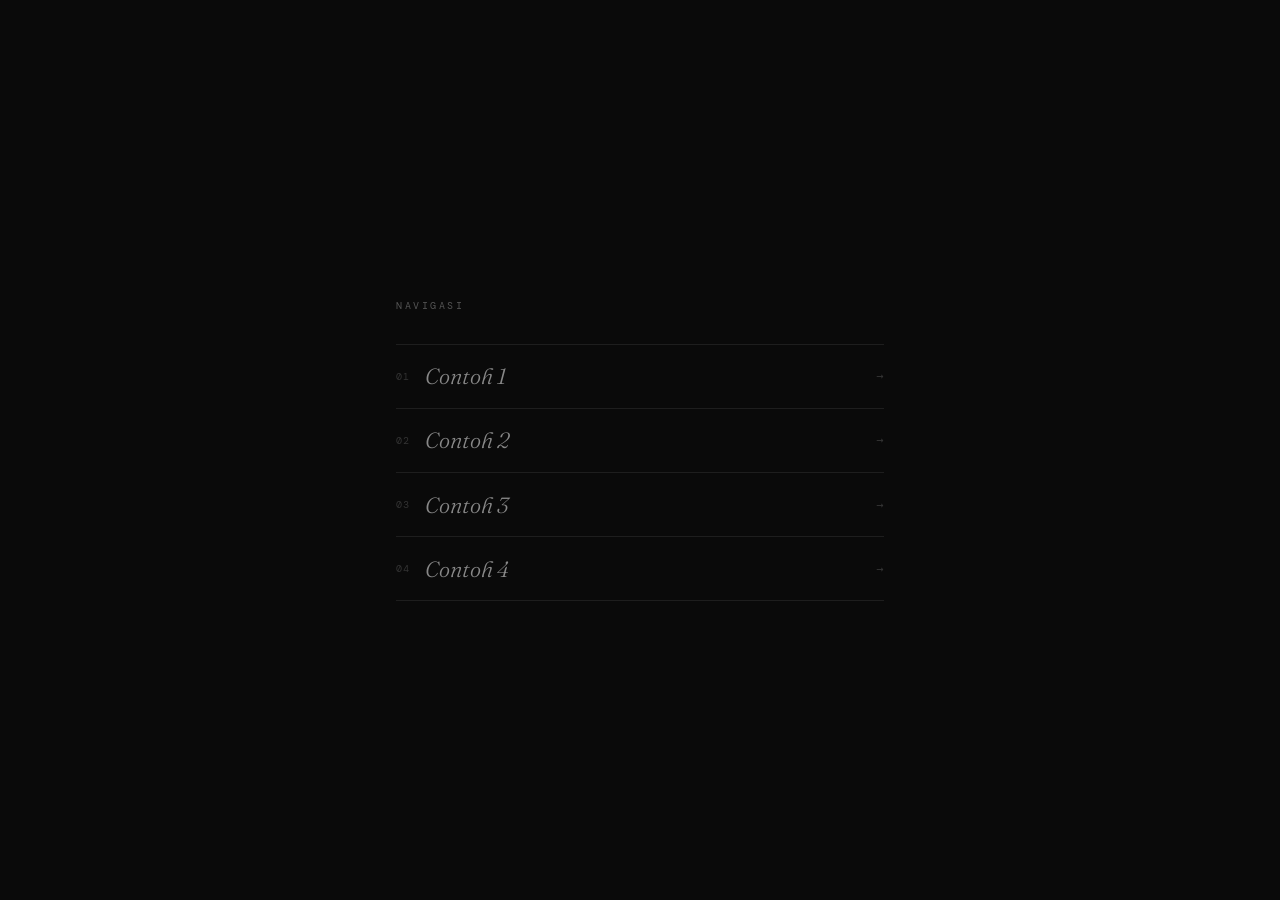
<file: index.html>
<!DOCTYPE html>
<html lang="id">
<head>
  <meta charset="UTF-8">
  <meta name="viewport" content="width=device-width, initial-scale=1.0">
  <title>Nav Links Keren</title>
  <style>
    @import url('https://fonts.googleapis.com/css2?family=DM+Mono:wght@400;500&family=Fraunces:ital,opsz,wght@0,9..144,300;1,9..144,300&display=swap');

    * { box-sizing: border-box; margin: 0; padding: 0; }

    body {
      background: #0a0a0a;
      min-height: 100vh;
      display: flex;
      align-items: center;
      justify-content: center;
    }

    .wrap {
      font-family: 'DM Mono', monospace;
      background: #0a0a0a;
      min-height: 340px;
      display: flex;
      flex-direction: column;
      justify-content: center;
      align-items: flex-start;
      padding: 3rem 3.5rem;
      position: relative;
      overflow: hidden;
      width: 100%;
      max-width: 600px;
    }

    .label {
      font-size: 10px;
      letter-spacing: 0.25em;
      color: #555;
      text-transform: uppercase;
      margin-bottom: 2rem;
    }

    .nav-list {
      list-style: none;
      display: flex;
      flex-direction: column;
      gap: 0;
      width: 100%;
    }

    .nav-item {
      border-top: 0.5px solid #1e1e1e;
    }
    .nav-item:last-child {
      border-bottom: 0.5px solid #1e1e1e;
    }

    .nav-link {
      display: flex;
      align-items: center;
      justify-content: space-between;
      padding: 1.1rem 0;
      text-decoration: none;
      color: #888;
      font-size: 13px;
      letter-spacing: 0.05em;
      transition: color 0.2s ease, padding-left 0.3s ease;
      position: relative;
      overflow: hidden;
    }

    .nav-link::before {
      content: '';
      position: absolute;
      left: 0;
      top: 0;
      height: 100%;
      width: 0;
      background: rgba(255,255,255,0.03);
      transition: width 0.3s ease;
    }

    .nav-link:hover::before {
      width: 100%;
    }

    .nav-link:hover {
      color: #f0f0f0;
      padding-left: 12px;
    }

    .nav-link:hover .arrow {
      transform: translateX(4px);
      color: #f0f0f0;
    }

    .link-left {
      display: flex;
      align-items: center;
      gap: 16px;
    }

    .num {
      font-size: 10px;
      color: #333;
      transition: color 0.2s;
      font-variant-numeric: tabular-nums;
    }

    .nav-link:hover .num {
      color: #666;
    }

    .title {
      font-family: 'Fraunces', serif;
      font-style: italic;
      font-size: 22px;
      font-weight: 300;
      letter-spacing: 0;
      transition: color 0.2s;
    }

    .arrow {
      font-size: 12px;
      color: #333;
      transition: transform 0.25s ease, color 0.2s;
      font-family: 'DM Mono', monospace;
      font-style: normal;
    }

    #active-bg {
      position: absolute;
      font-family: 'Fraunces', serif;
      font-size: 200px;
      font-weight: 300;
      color: rgba(255,255,255,0.03);
      right: -10px;
      bottom: -30px;
      line-height: 1;
      pointer-events: none;
      font-style: italic;
      user-select: none;
      transition: opacity 0.3s ease;
      opacity: 0;
    }
  </style>
</head>
<body>
  <div class="wrap" id="wrap">
    <p class="label">navigasi</p>
    <ul class="nav-list">
      <li class="nav-item">
        <a href="/v1.html" class="nav-link" data-num="01">
          <span class="link-left">
            <span class="num">01</span>
            <span class="title">Contoh 1</span>
          </span>
          <span class="arrow">→</span>
        </a>
      </li>
      <li class="nav-item">
        <a href="/v2.html" class="nav-link" data-num="02">
          <span class="link-left">
            <span class="num">02</span>
            <span class="title">Contoh 2</span>
          </span>
          <span class="arrow">→</span>
        </a>
      </li>
      <li class="nav-item">
        <a href="/v3.html" class="nav-link" data-num="03">
          <span class="link-left">
            <span class="num">03</span>
            <span class="title">Contoh 3</span>
          </span>
          <span class="arrow">→</span>
        </a>
      </li>
      <li class="nav-item">
        <a href="/v4.html" class="nav-link" data-num="04">
          <span class="link-left">
            <span class="num">04</span>
            <span class="title">Contoh 4</span>
          </span>
          <span class="arrow">→</span>
        </a>
      </li>
    </ul>
    <div id="active-bg"></div>
  </div>

  <script>
    const links = document.querySelectorAll('.nav-link');
    const bg = document.getElementById('active-bg');

    links.forEach(link => {
      link.addEventListener('mouseenter', () => {
        bg.textContent = link.dataset.num;
        bg.style.opacity = '1';
      });
      link.addEventListener('mouseleave', () => {
        bg.style.opacity = '0';
      });
    });

    const items = document.querySelectorAll('.nav-item');
    items.forEach((item, i) => {
      item.style.opacity = '0';
      item.style.transform = 'translateY(8px)';
      item.style.transition = `opacity 0.4s ease ${i * 0.08}s, transform 0.4s ease ${i * 0.08}s`;
      setTimeout(() => {
        item.style.opacity = '1';
        item.style.transform = 'translateY(0)';
      }, 50);
    });
  </script>
</body>
</html>
</file>
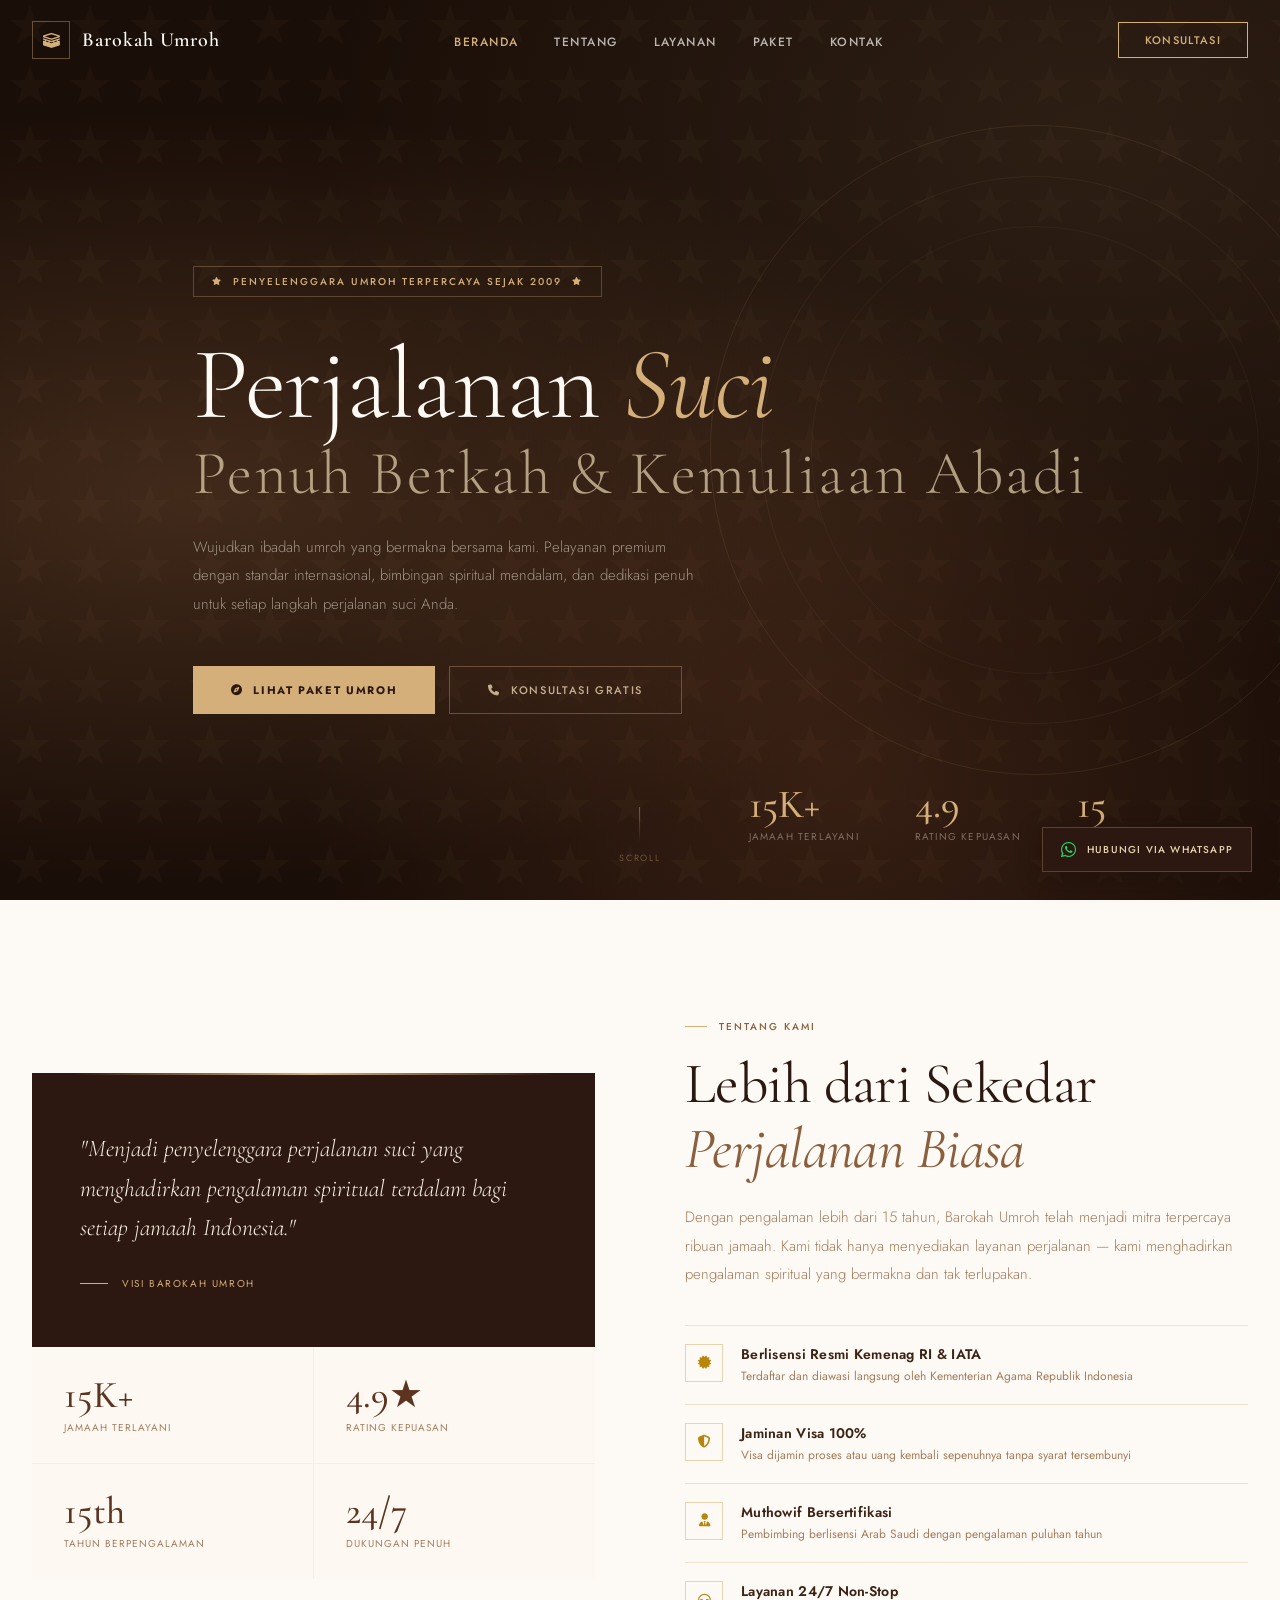
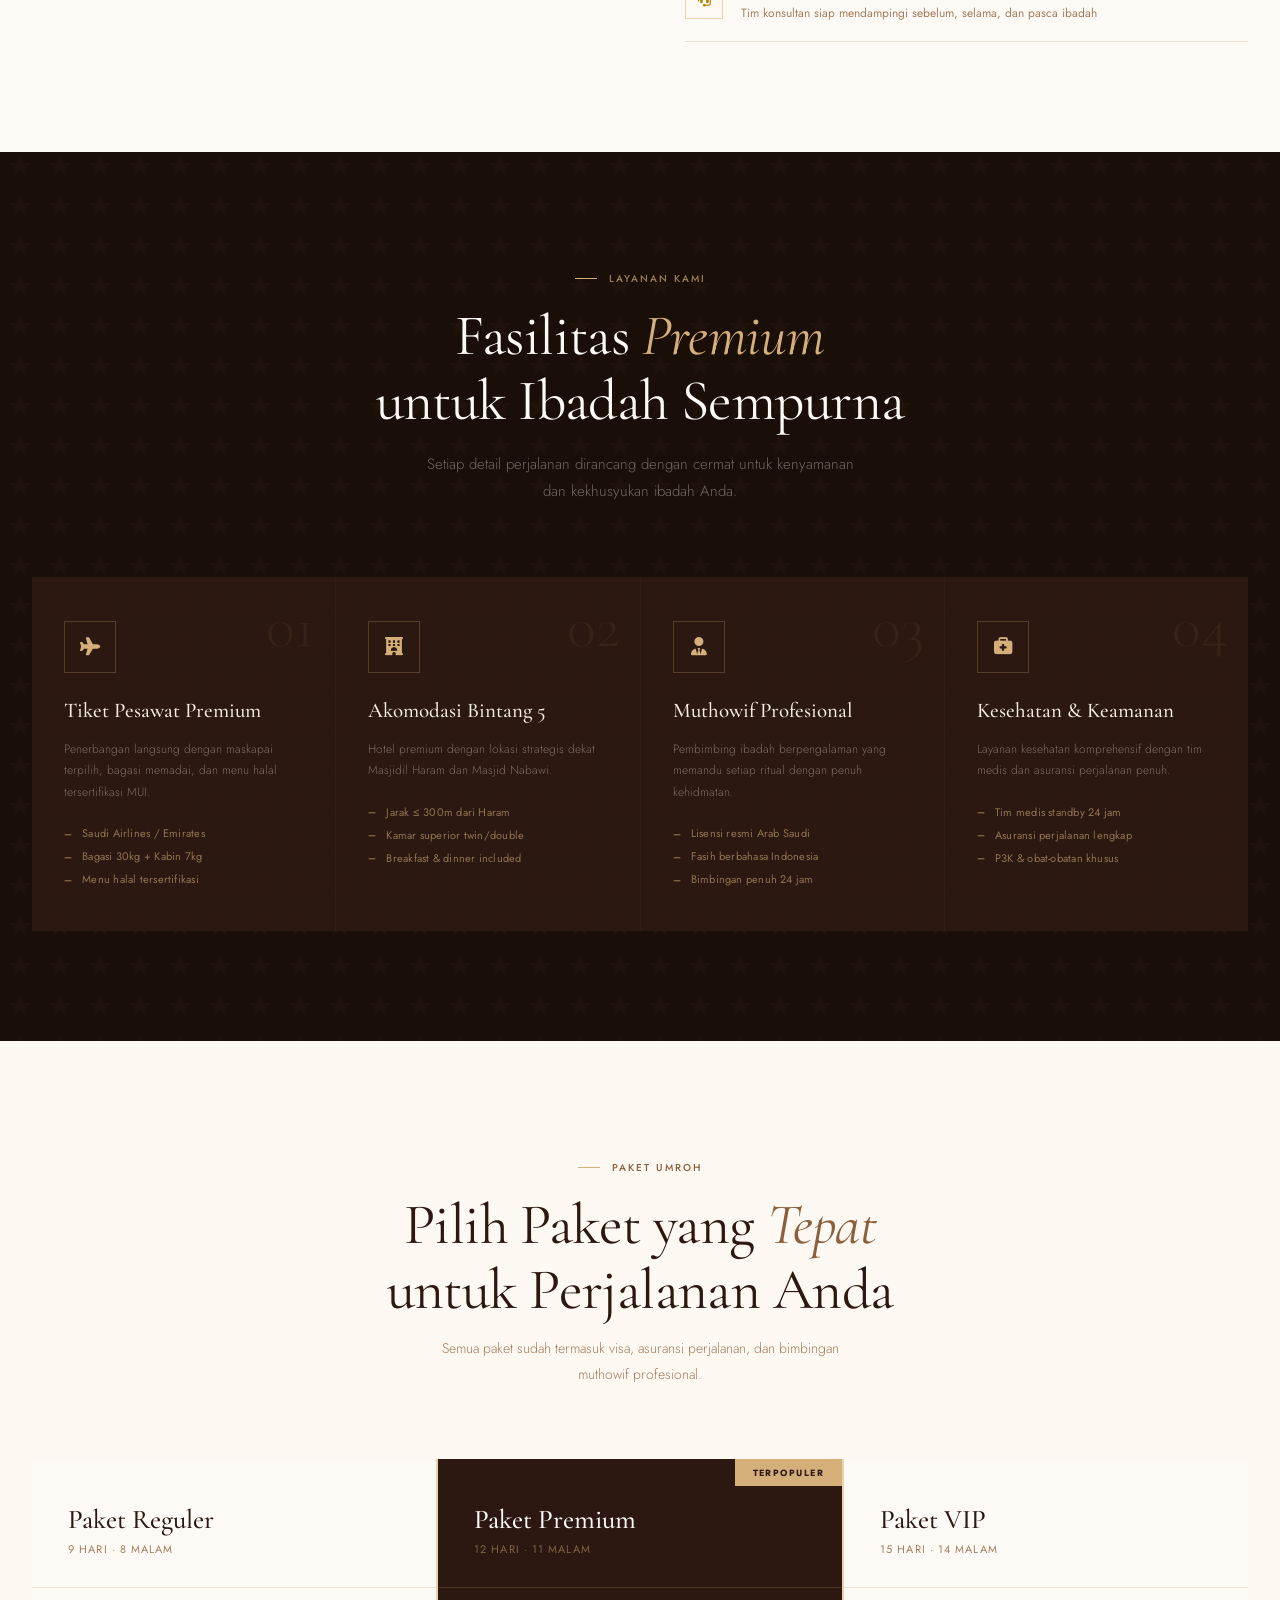
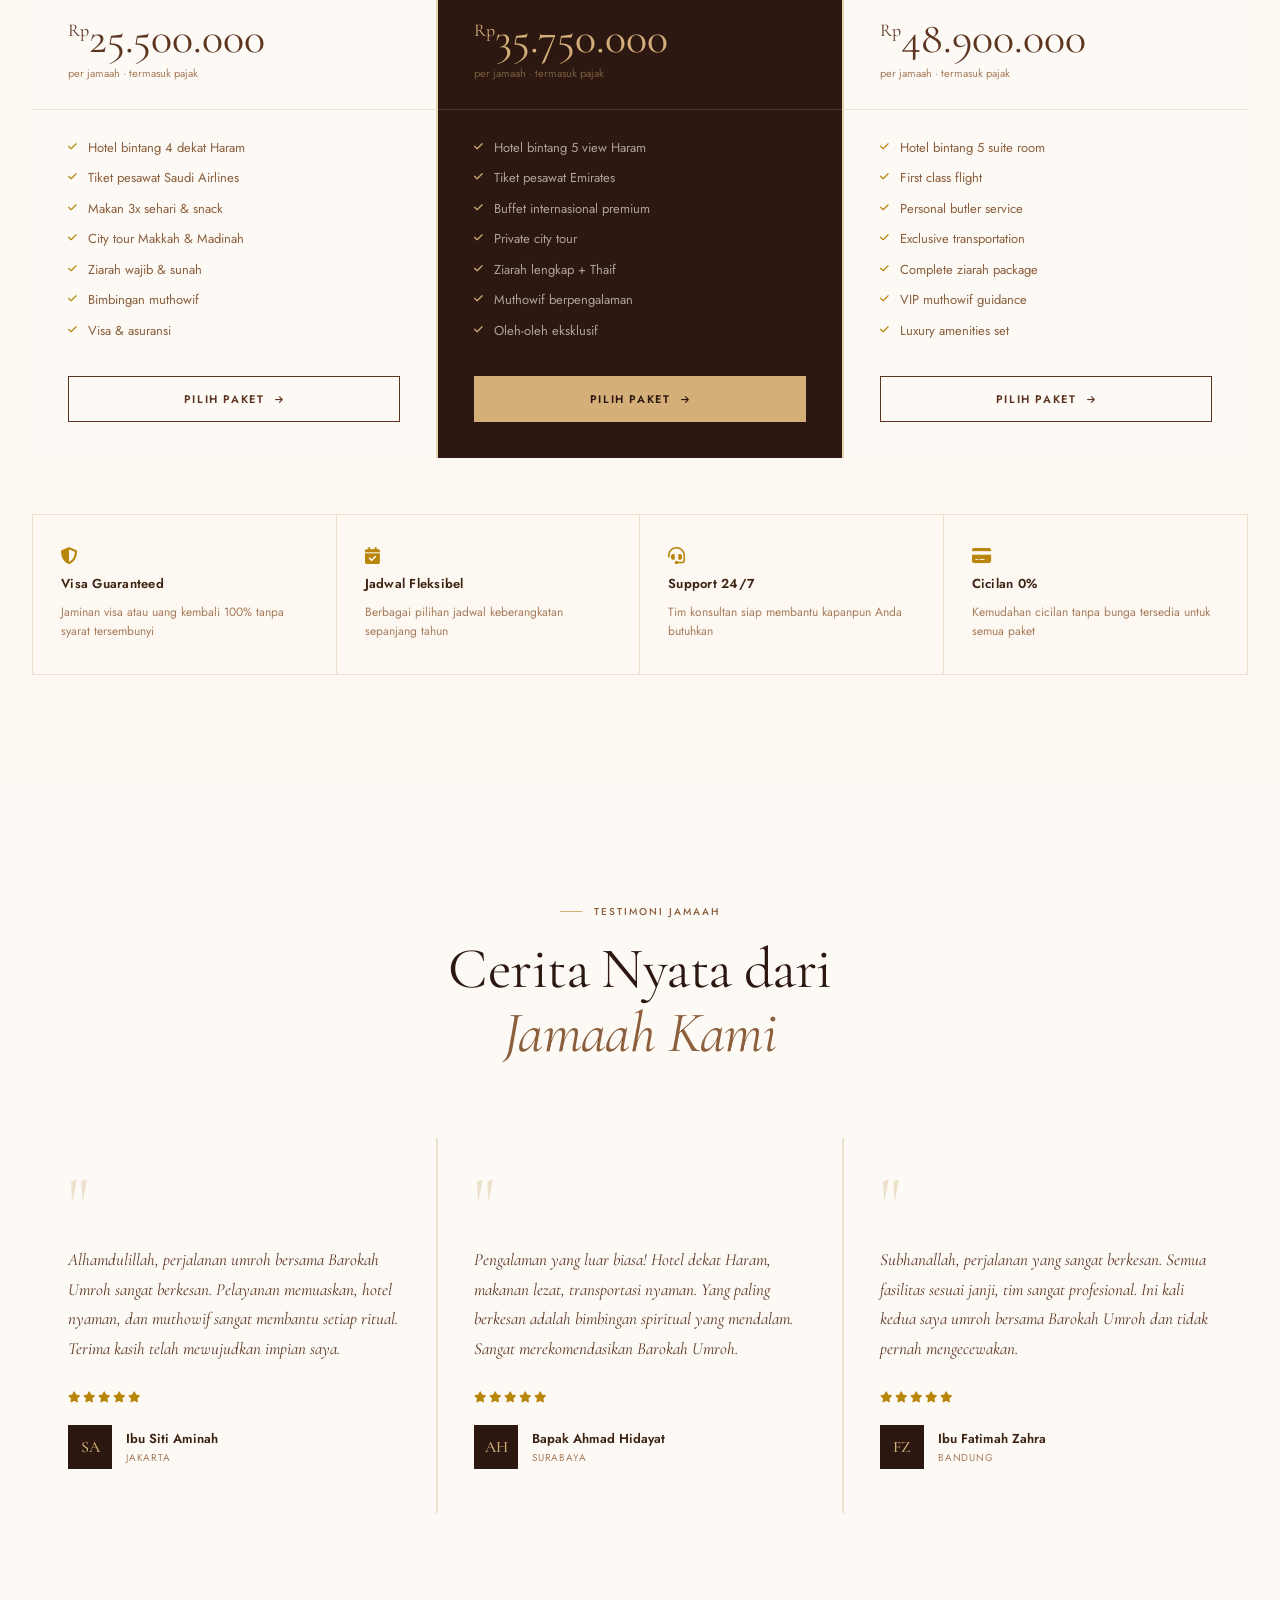
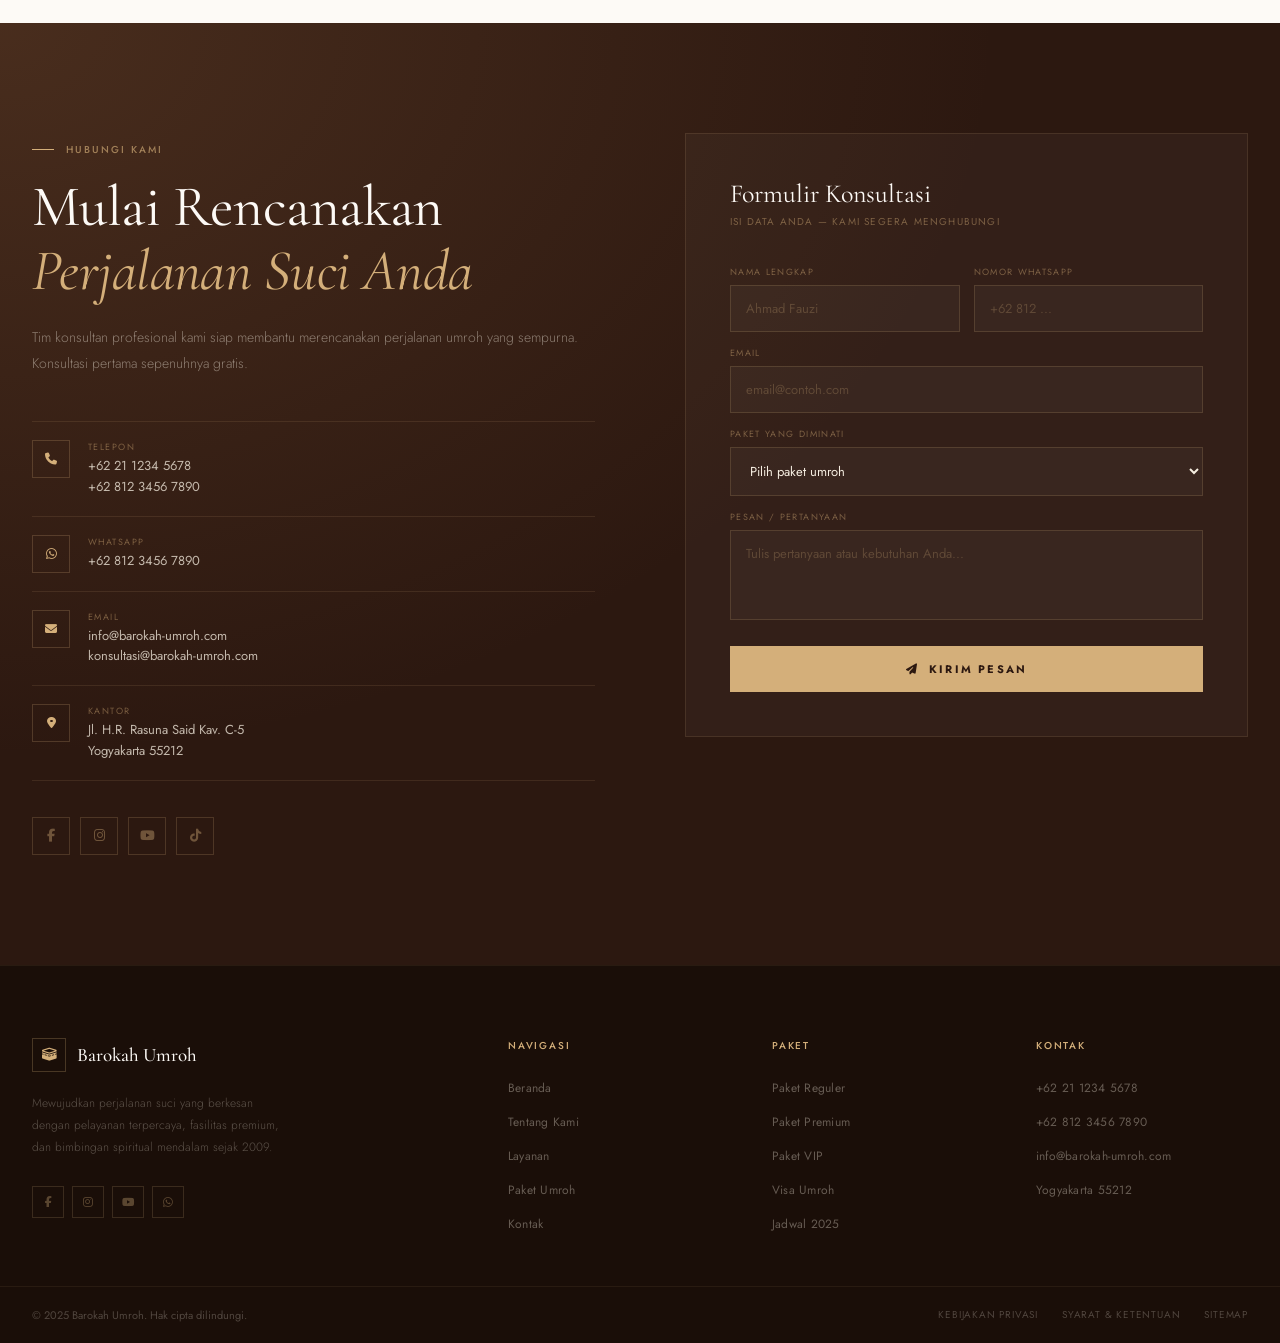
<file: second.html>
<!DOCTYPE html>
<html lang="id" class="scroll-smooth">

<head>
    <meta charset="UTF-8">
    <meta name="viewport" content="width=device-width, initial-scale=1.0">
    <title>Barokah Umroh — Perjalanan Suci Penuh Berkah</title>

    <link rel="preconnect" href="https://fonts.googleapis.com">
    <link
        href="https://fonts.googleapis.com/css2?family=Cormorant+Garamond:ital,wght@0,300;0,400;0,500;0,600;0,700;1,300;1,400;1,500&family=Jost:wght@300;400;500;600&display=swap"
        rel="stylesheet">

    <link rel="stylesheet" href="https://cdnjs.cloudflare.com/ajax/libs/font-awesome/6.4.0/css/all.min.css">

    <link rel="stylesheet" href="./assets/css/second.css">
</head>

<body>

    <!-- ─── NAVBAR ─── -->
    <nav id="navbar">
        <div class="nav-inner">
            <a href="#home" class="nav-logo">
                <div class="nav-logo-icon"><i class="fas fa-kaaba"></i></div>
                <span class="nav-logo-text">Barokah Umroh</span>
            </a>

            <ul class="nav-links">
                <li><a href="#home">Beranda</a></li>
                <li><a href="#about">Tentang</a></li>
                <li><a href="#services">Layanan</a></li>
                <li><a href="#packages">Paket</a></li>
                <li><a href="#contact">Kontak</a></li>
            </ul>

            <a href="#contact" class="nav-cta">Konsultasi</a>

            <button class="hamburger-btn" id="hamburger-btn" aria-label="Menu">
                <span></span>
                <span></span>
                <span></span>
            </button>
        </div>
    </nav>

    <!-- Mobile Overlay -->
    <div class="mobile-overlay" id="mobile-overlay"></div>

    <!-- Mobile Nav -->
    <nav class="mobile-nav" id="mobile-nav">
        <a href="#home">Beranda</a>
        <a href="#about">Tentang Kami</a>
        <a href="#services">Layanan</a>
        <a href="#packages">Paket Umroh</a>
        <a href="#contact">Kontak</a>
    </nav>


    <!-- ─── HERO ─── -->
    <section id="home">
        <div class="hero-bg"></div>
        <div class="hero-pattern"></div>
        <div class="hero-rings"></div>

        <div class="hero-content">
            <div class="hero-tag">
                <i class="fas fa-star" style="font-size: 8px;"></i>
                Penyelenggara Umroh Terpercaya Sejak 2009
                <i class="fas fa-star" style="font-size: 8px;"></i>
            </div>

            <h1 class="hero-title">
                Perjalanan <em>Suci</em>
                <span class="sub">Penuh Berkah &amp; Kemuliaan Abadi</span>
            </h1>

            <p class="hero-desc">
                Wujudkan ibadah umroh yang bermakna bersama kami. Pelayanan premium dengan
                standar internasional, bimbingan spiritual mendalam, dan dedikasi penuh
                untuk setiap langkah perjalanan suci Anda.
            </p>

            <div class="hero-actions">
                <a href="#packages" class="btn-gold">
                    <i class="fas fa-compass"></i> Lihat Paket Umroh
                </a>
                <a href="#contact" class="btn-outline">
                    <i class="fas fa-phone"></i> Konsultasi Gratis
                </a>
            </div>
        </div>

        <div class="hero-stats">
            <div class="hero-stat">
                <div class="hero-stat-num">15K+</div>
                <div class="hero-stat-label">Jamaah Terlayani</div>
            </div>
            <div class="hero-stat">
                <div class="hero-stat-num">4.9</div>
                <div class="hero-stat-label">Rating Kepuasan</div>
            </div>
            <div class="hero-stat">
                <div class="hero-stat-num">15</div>
                <div class="hero-stat-label">Tahun Pengalaman</div>
            </div>
        </div>

        <div class="hero-scroll">
            <div class="hero-scroll-line"></div>
            <span>Scroll</span>
        </div>
    </section>


    <!-- ─── ABOUT ─── -->
    <section id="about">
        <div class="about-inner">
            <!-- Visual / Stats Card -->
            <div class="reveal-l">
                <div class="about-card-main">
                    <p class="about-quote">
                        "Menjadi penyelenggara perjalanan suci yang menghadirkan pengalaman
                        spiritual terdalam bagi setiap jamaah Indonesia."
                    </p>
                    <div class="about-quote-author">
                        <div class="about-quote-line"></div>
                        <div class="about-quote-label">Visi Barokah Umroh</div>
                    </div>
                </div>
                <div class="about-stats-grid">
                    <div class="about-stat-box">
                        <div class="about-stat-num">15K+</div>
                        <div class="about-stat-lbl">Jamaah Terlayani</div>
                    </div>
                    <div class="about-stat-box">
                        <div class="about-stat-num">4.9★</div>
                        <div class="about-stat-lbl">Rating Kepuasan</div>
                    </div>
                    <div class="about-stat-box">
                        <div class="about-stat-num">15th</div>
                        <div class="about-stat-lbl">Tahun Berpengalaman</div>
                    </div>
                    <div class="about-stat-box">
                        <div class="about-stat-num">24/7</div>
                        <div class="about-stat-lbl">Dukungan Penuh</div>
                    </div>
                </div>
            </div>

            <!-- Content -->
            <div class="reveal-r">
                <div class="section-tag">Tentang Kami</div>
                <h2 class="section-title">
                    Lebih dari Sekedar<br>
                    <em>Perjalanan Biasa</em>
                </h2>
                <p class="about-text">
                    Dengan pengalaman lebih dari 15 tahun, Barokah Umroh telah menjadi mitra
                    terpercaya ribuan jamaah. Kami tidak hanya menyediakan layanan perjalanan —
                    kami menghadirkan pengalaman spiritual yang bermakna dan tak terlupakan.
                </p>
                <ul class="about-list">
                    <li>
                        <div class="about-list-icon"><i class="fas fa-certificate"></i></div>
                        <div>
                            <h4>Berlisensi Resmi Kemenag RI &amp; IATA</h4>
                            <p>Terdaftar dan diawasi langsung oleh Kementerian Agama Republik Indonesia</p>
                        </div>
                    </li>
                    <li>
                        <div class="about-list-icon"><i class="fas fa-shield-alt"></i></div>
                        <div>
                            <h4>Jaminan Visa 100%</h4>
                            <p>Visa dijamin proses atau uang kembali sepenuhnya tanpa syarat tersembunyi</p>
                        </div>
                    </li>
                    <li>
                        <div class="about-list-icon"><i class="fas fa-user-tie"></i></div>
                        <div>
                            <h4>Muthowif Bersertifikasi</h4>
                            <p>Pembimbing berlisensi Arab Saudi dengan pengalaman puluhan tahun</p>
                        </div>
                    </li>
                    <li>
                        <div class="about-list-icon"><i class="fas fa-headset"></i></div>
                        <div>
                            <h4>Layanan 24/7 Non-Stop</h4>
                            <p>Tim konsultan siap mendampingi sebelum, selama, dan pasca ibadah</p>
                        </div>
                    </li>
                </ul>
            </div>
        </div>
    </section>


    <!-- ─── SERVICES ─── -->
    <section id="services">
        <div class="services-inner">
            <div class="services-header reveal">
                <div class="section-tag">Layanan Kami</div>
                <h2 class="section-title">
                    Fasilitas <em>Premium</em><br>
                    untuk Ibadah Sempurna
                </h2>
                <p>Setiap detail perjalanan dirancang dengan cermat untuk kenyamanan dan kekhusyukan ibadah Anda.</p>
            </div>

            <div class="services-grid">
                <div class="service-card reveal">
                    <div class="service-num">01</div>
                    <div class="service-icon-wrap"><i class="fas fa-plane"></i></div>
                    <h3 class="service-title">Tiket Pesawat Premium</h3>
                    <p class="service-desc">Penerbangan langsung dengan maskapai terpilih, bagasi memadai, dan menu
                        halal tersertifikasi MUI.</p>
                    <ul class="service-list">
                        <li>Saudi Airlines / Emirates</li>
                        <li>Bagasi 30kg + Kabin 7kg</li>
                        <li>Menu halal tersertifikasi</li>
                    </ul>
                </div>

                <div class="service-card reveal">
                    <div class="service-num">02</div>
                    <div class="service-icon-wrap"><i class="fas fa-hotel"></i></div>
                    <h3 class="service-title">Akomodasi Bintang 5</h3>
                    <p class="service-desc">Hotel premium dengan lokasi strategis dekat Masjidil Haram dan Masjid
                        Nabawi.</p>
                    <ul class="service-list">
                        <li>Jarak ≤ 300m dari Haram</li>
                        <li>Kamar superior twin/double</li>
                        <li>Breakfast &amp; dinner included</li>
                    </ul>
                </div>

                <div class="service-card reveal">
                    <div class="service-num">03</div>
                    <div class="service-icon-wrap"><i class="fas fa-user-tie"></i></div>
                    <h3 class="service-title">Muthowif Profesional</h3>
                    <p class="service-desc">Pembimbing ibadah berpengalaman yang memandu setiap ritual dengan penuh
                        kehidmatan.</p>
                    <ul class="service-list">
                        <li>Lisensi resmi Arab Saudi</li>
                        <li>Fasih berbahasa Indonesia</li>
                        <li>Bimbingan penuh 24 jam</li>
                    </ul>
                </div>

                <div class="service-card reveal">
                    <div class="service-num">04</div>
                    <div class="service-icon-wrap"><i class="fas fa-briefcase-medical"></i></div>
                    <h3 class="service-title">Kesehatan &amp; Keamanan</h3>
                    <p class="service-desc">Layanan kesehatan komprehensif dengan tim medis dan asuransi perjalanan
                        penuh.</p>
                    <ul class="service-list">
                        <li>Tim medis standby 24 jam</li>
                        <li>Asuransi perjalanan lengkap</li>
                        <li>P3K &amp; obat-obatan khusus</li>
                    </ul>
                </div>
            </div>
        </div>
    </section>


    <!-- ─── PACKAGES ─── -->
    <section id="packages">
        <div class="packages-inner">
            <div class="packages-header reveal">
                <div class="section-tag">Paket Umroh</div>
                <h2 class="section-title">
                    Pilih Paket yang <em>Tepat</em><br>
                    untuk Perjalanan Anda
                </h2>
                <p>Semua paket sudah termasuk visa, asuransi perjalanan, dan bimbingan muthowif profesional.</p>
            </div>

            <div class="packages-grid reveal">
                <!-- Paket Reguler -->
                <div class="pkg">
                    <div class="pkg-header">
                        <div class="pkg-name">Paket Reguler</div>
                        <div class="pkg-duration">9 Hari · 8 Malam</div>
                    </div>
                    <div class="pkg-price-wrap">
                        <div class="pkg-price"><sup>Rp</sup>25.500.000</div>
                        <div class="pkg-price-note">per jamaah · termasuk pajak</div>
                    </div>
                    <div class="pkg-features">
                        <ul>
                            <li><i class="fas fa-check"></i> Hotel bintang 4 dekat Haram</li>
                            <li><i class="fas fa-check"></i> Tiket pesawat Saudi Airlines</li>
                            <li><i class="fas fa-check"></i> Makan 3x sehari &amp; snack</li>
                            <li><i class="fas fa-check"></i> City tour Makkah &amp; Madinah</li>
                            <li><i class="fas fa-check"></i> Ziarah wajib &amp; sunah</li>
                            <li><i class="fas fa-check"></i> Bimbingan muthowif</li>
                            <li><i class="fas fa-check"></i> Visa &amp; asuransi</li>
                        </ul>
                    </div>
                    <div class="pkg-cta">
                        <button class="pkg-btn">
                            Pilih Paket <i class="fas fa-arrow-right" style="font-size: 9px;"></i>
                        </button>
                    </div>
                </div>

                <!-- Paket Premium (Featured) -->
                <div class="pkg featured">
                    <div class="pkg-badge">Terpopuler</div>
                    <div class="pkg-header">
                        <div class="pkg-name">Paket Premium</div>
                        <div class="pkg-duration">12 Hari · 11 Malam</div>
                    </div>
                    <div class="pkg-price-wrap">
                        <div class="pkg-price"><sup>Rp</sup>35.750.000</div>
                        <div class="pkg-price-note">per jamaah · termasuk pajak</div>
                    </div>
                    <div class="pkg-features">
                        <ul>
                            <li><i class="fas fa-check"></i> Hotel bintang 5 view Haram</li>
                            <li><i class="fas fa-check"></i> Tiket pesawat Emirates</li>
                            <li><i class="fas fa-check"></i> Buffet internasional premium</li>
                            <li><i class="fas fa-check"></i> Private city tour</li>
                            <li><i class="fas fa-check"></i> Ziarah lengkap + Thaif</li>
                            <li><i class="fas fa-check"></i> Muthowif berpengalaman</li>
                            <li><i class="fas fa-check"></i> Oleh-oleh eksklusif</li>
                        </ul>
                    </div>
                    <div class="pkg-cta">
                        <button class="pkg-btn">
                            Pilih Paket <i class="fas fa-arrow-right" style="font-size: 9px;"></i>
                        </button>
                    </div>
                </div>

                <!-- Paket VIP -->
                <div class="pkg">
                    <div class="pkg-header">
                        <div class="pkg-name">Paket VIP</div>
                        <div class="pkg-duration">15 Hari · 14 Malam</div>
                    </div>
                    <div class="pkg-price-wrap">
                        <div class="pkg-price"><sup>Rp</sup>48.900.000</div>
                        <div class="pkg-price-note">per jamaah · termasuk pajak</div>
                    </div>
                    <div class="pkg-features">
                        <ul>
                            <li><i class="fas fa-check"></i> Hotel bintang 5 suite room</li>
                            <li><i class="fas fa-check"></i> First class flight</li>
                            <li><i class="fas fa-check"></i> Personal butler service</li>
                            <li><i class="fas fa-check"></i> Exclusive transportation</li>
                            <li><i class="fas fa-check"></i> Complete ziarah package</li>
                            <li><i class="fas fa-check"></i> VIP muthowif guidance</li>
                            <li><i class="fas fa-check"></i> Luxury amenities set</li>
                        </ul>
                    </div>
                    <div class="pkg-cta">
                        <button class="pkg-btn">
                            Pilih Paket <i class="fas fa-arrow-right" style="font-size: 9px;"></i>
                        </button>
                    </div>
                </div>
            </div>

            <!-- Features Strip -->
            <div class="strip reveal">
                <div class="strip-item">
                    <i class="fas fa-shield-alt"></i>
                    <h4>Visa Guaranteed</h4>
                    <p>Jaminan visa atau uang kembali 100% tanpa syarat tersembunyi</p>
                </div>
                <div class="strip-item">
                    <i class="fas fa-calendar-check"></i>
                    <h4>Jadwal Fleksibel</h4>
                    <p>Berbagai pilihan jadwal keberangkatan sepanjang tahun</p>
                </div>
                <div class="strip-item">
                    <i class="fas fa-headset"></i>
                    <h4>Support 24/7</h4>
                    <p>Tim konsultan siap membantu kapanpun Anda butuhkan</p>
                </div>
                <div class="strip-item">
                    <i class="fas fa-credit-card"></i>
                    <h4>Cicilan 0%</h4>
                    <p>Kemudahan cicilan tanpa bunga tersedia untuk semua paket</p>
                </div>
            </div>
        </div>
    </section>


    <!-- ─── TESTIMONIALS ─── -->
    <section id="testimonials">
        <div class="testimonials-inner">
            <div class="testimonials-header reveal">
                <div class="section-tag">Testimoni Jamaah</div>
                <h2 class="section-title">
                    Cerita Nyata dari<br>
                    <em>Jamaah Kami</em>
                </h2>
            </div>

            <div class="tgrid">
                <div class="tcard reveal">
                    <span class="tquote-mark">"</span>
                    <p class="ttext">
                        Alhamdulillah, perjalanan umroh bersama Barokah Umroh sangat berkesan.
                        Pelayanan memuaskan, hotel nyaman, dan muthowif sangat membantu setiap
                        ritual. Terima kasih telah mewujudkan impian saya.
                    </p>
                    <div class="tstars">
                        <i class="fas fa-star"></i><i class="fas fa-star"></i>
                        <i class="fas fa-star"></i><i class="fas fa-star"></i>
                        <i class="fas fa-star"></i>
                    </div>
                    <div class="tauthor">
                        <div class="tavatar">SA</div>
                        <div>
                            <div class="tname">Ibu Siti Aminah</div>
                            <div class="tcity">Jakarta</div>
                        </div>
                    </div>
                </div>

                <div class="tcard reveal">
                    <span class="tquote-mark">"</span>
                    <p class="ttext">
                        Pengalaman yang luar biasa! Hotel dekat Haram, makanan lezat,
                        transportasi nyaman. Yang paling berkesan adalah bimbingan spiritual
                        yang mendalam. Sangat merekomendasikan Barokah Umroh.
                    </p>
                    <div class="tstars">
                        <i class="fas fa-star"></i><i class="fas fa-star"></i>
                        <i class="fas fa-star"></i><i class="fas fa-star"></i>
                        <i class="fas fa-star"></i>
                    </div>
                    <div class="tauthor">
                        <div class="tavatar">AH</div>
                        <div>
                            <div class="tname">Bapak Ahmad Hidayat</div>
                            <div class="tcity">Surabaya</div>
                        </div>
                    </div>
                </div>

                <div class="tcard reveal">
                    <span class="tquote-mark">"</span>
                    <p class="ttext">
                        Subhanallah, perjalanan yang sangat berkesan. Semua fasilitas sesuai
                        janji, tim sangat profesional. Ini kali kedua saya umroh bersama
                        Barokah Umroh dan tidak pernah mengecewakan.
                    </p>
                    <div class="tstars">
                        <i class="fas fa-star"></i><i class="fas fa-star"></i>
                        <i class="fas fa-star"></i><i class="fas fa-star"></i>
                        <i class="fas fa-star"></i>
                    </div>
                    <div class="tauthor">
                        <div class="tavatar">FZ</div>
                        <div>
                            <div class="tname">Ibu Fatimah Zahra</div>
                            <div class="tcity">Bandung</div>
                        </div>
                    </div>
                </div>
            </div>
        </div>
    </section>


    <!-- ─── CONTACT ─── -->
    <section id="contact">
        <div class="contact-inner">
            <!-- Info -->
            <div class="contact-info reveal-l">
                <div class="section-tag">Hubungi Kami</div>
                <h2 class="section-title">
                    Mulai Rencanakan<br>
                    <em>Perjalanan Suci Anda</em>
                </h2>
                <p class="contact-desc">
                    Tim konsultan profesional kami siap membantu merencanakan perjalanan
                    umroh yang sempurna. Konsultasi pertama sepenuhnya gratis.
                </p>

                <div class="contact-details">
                    <div class="cdetail">
                        <div class="cdetail-icon"><i class="fas fa-phone"></i></div>
                        <div>
                            <div class="cdetail-lbl">Telepon</div>
                            <div class="cdetail-val">+62 21 1234 5678<br>+62 812 3456 7890</div>
                        </div>
                    </div>
                    <div class="cdetail">
                        <div class="cdetail-icon"><i class="fab fa-whatsapp"></i></div>
                        <div>
                            <div class="cdetail-lbl">WhatsApp</div>
                            <div class="cdetail-val">+62 812 3456 7890</div>
                        </div>
                    </div>
                    <div class="cdetail">
                        <div class="cdetail-icon"><i class="fas fa-envelope"></i></div>
                        <div>
                            <div class="cdetail-lbl">Email</div>
                            <div class="cdetail-val">info@barokah-umroh.com<br>konsultasi@barokah-umroh.com</div>
                        </div>
                    </div>
                    <div class="cdetail">
                        <div class="cdetail-icon"><i class="fas fa-map-marker-alt"></i></div>
                        <div>
                            <div class="cdetail-lbl">Kantor</div>
                            <div class="cdetail-val">Jl. H.R. Rasuna Said Kav. C-5<br>Yogyakarta 55212</div>
                        </div>
                    </div>
                </div>

                <div class="csocials">
                    <a href="#" class="csocial" aria-label="Facebook"><i class="fab fa-facebook-f"></i></a>
                    <a href="#" class="csocial" aria-label="Instagram"><i class="fab fa-instagram"></i></a>
                    <a href="#" class="csocial" aria-label="YouTube"><i class="fab fa-youtube"></i></a>
                    <a href="#" class="csocial" aria-label="TikTok"><i class="fab fa-tiktok"></i></a>
                </div>
            </div>

            <!-- Form -->
            <div class="cform-wrap reveal-r">
                <div class="cform-title">Formulir Konsultasi</div>
                <div class="cform-sub">Isi data Anda — kami segera menghubungi</div>

                <form>
                    <div class="form-row">
                        <div class="fgroup">
                            <label class="flabel">Nama Lengkap</label>
                            <input type="text" class="finput" placeholder="Ahmad Fauzi">
                        </div>
                        <div class="fgroup">
                            <label class="flabel">Nomor WhatsApp</label>
                            <input type="tel" class="finput" placeholder="+62 812 ...">
                        </div>
                    </div>
                    <div class="fgroup">
                        <label class="flabel">Email</label>
                        <input type="email" class="finput" placeholder="email@contoh.com">
                    </div>
                    <div class="fgroup">
                        <label class="flabel">Paket yang Diminati</label>
                        <select class="fselect" aria-label="Pilih Paket">
                            <option value="">Pilih paket umroh</option>
                            <option value="reguler">Paket Reguler — 9 Hari</option>
                            <option value="premium">Paket Premium — 12 Hari</option>
                            <option value="vip">Paket VIP — 15 Hari</option>
                        </select>
                    </div>
                    <div class="fgroup">
                        <label class="flabel">Pesan / Pertanyaan</label>
                        <textarea class="ftextarea" placeholder="Tulis pertanyaan atau kebutuhan Anda..."></textarea>
                    </div>
                    <button type="submit" class="fsubmit">
                        <i class="fas fa-paper-plane" style="margin-right: 10px;"></i>Kirim Pesan
                    </button>
                </form>
            </div>
        </div>
    </section>


    <!-- ─── FOOTER ─── -->
    <footer>
        <div class="footer-inner">
            <div>
                <div class="footer-logo">
                    <div class="footer-logo-icon"><i class="fas fa-kaaba"></i></div>
                    <span class="footer-logo-text">Barokah Umroh</span>
                </div>
                <p class="footer-desc">
                    Mewujudkan perjalanan suci yang berkesan dengan pelayanan terpercaya,
                    fasilitas premium, dan bimbingan spiritual mendalam sejak 2009.
                </p>
                <div class="footer-socials">
                    <a href="#" class="footer-social" aria-label="Facebook"><i class="fab fa-facebook-f"></i></a>
                    <a href="#" class="footer-social" aria-label="Instagram"><i class="fab fa-instagram"></i></a>
                    <a href="#" class="footer-social" aria-label="YouTube"><i class="fab fa-youtube"></i></a>
                    <a href="#" class="footer-social" aria-label="WhatsApp"><i class="fab fa-whatsapp"></i></a>
                </div>
            </div>

            <div>
                <div class="fcol-title">Navigasi</div>
                <ul class="flinks">
                    <li><a href="#home">Beranda</a></li>
                    <li><a href="#about">Tentang Kami</a></li>
                    <li><a href="#services">Layanan</a></li>
                    <li><a href="#packages">Paket Umroh</a></li>
                    <li><a href="#contact">Kontak</a></li>
                </ul>
            </div>

            <div>
                <div class="fcol-title">Paket</div>
                <ul class="flinks">
                    <li><a href="#">Paket Reguler</a></li>
                    <li><a href="#">Paket Premium</a></li>
                    <li><a href="#">Paket VIP</a></li>
                    <li><a href="#">Visa Umroh</a></li>
                    <li><a href="#">Jadwal 2025</a></li>
                </ul>
            </div>

            <div>
                <div class="fcol-title">Kontak</div>
                <ul class="flinks">
                    <li><a href="#">+62 21 1234 5678</a></li>
                    <li><a href="#">+62 812 3456 7890</a></li>
                    <li><a href="#">info@barokah-umroh.com</a></li>
                    <li><a href="#">Yogyakarta 55212</a></li>
                </ul>
            </div>
        </div>

        <div class="footer-bottom">
            <p>© 2025 Barokah Umroh. Hak cipta dilindungi.</p>
            <div class="footer-bottom-links">
                <a href="#">Kebijakan Privasi</a>
                <a href="#">Syarat &amp; Ketentuan</a>
                <a href="#">Sitemap</a>
            </div>
        </div>
    </footer>


    <!-- ─── WHATSAPP FAB ─── -->
    <a href="https://wa.me/6281234567890" class="wa-fab" aria-label="WhatsApp">
        <i class="fab fa-whatsapp"></i>
        <span>Hubungi via WhatsApp</span>
    </a>


    <!-- Main JavaScript -->
    <script src="./assets/js/second.js"></script>

</body>

</html>
</file>
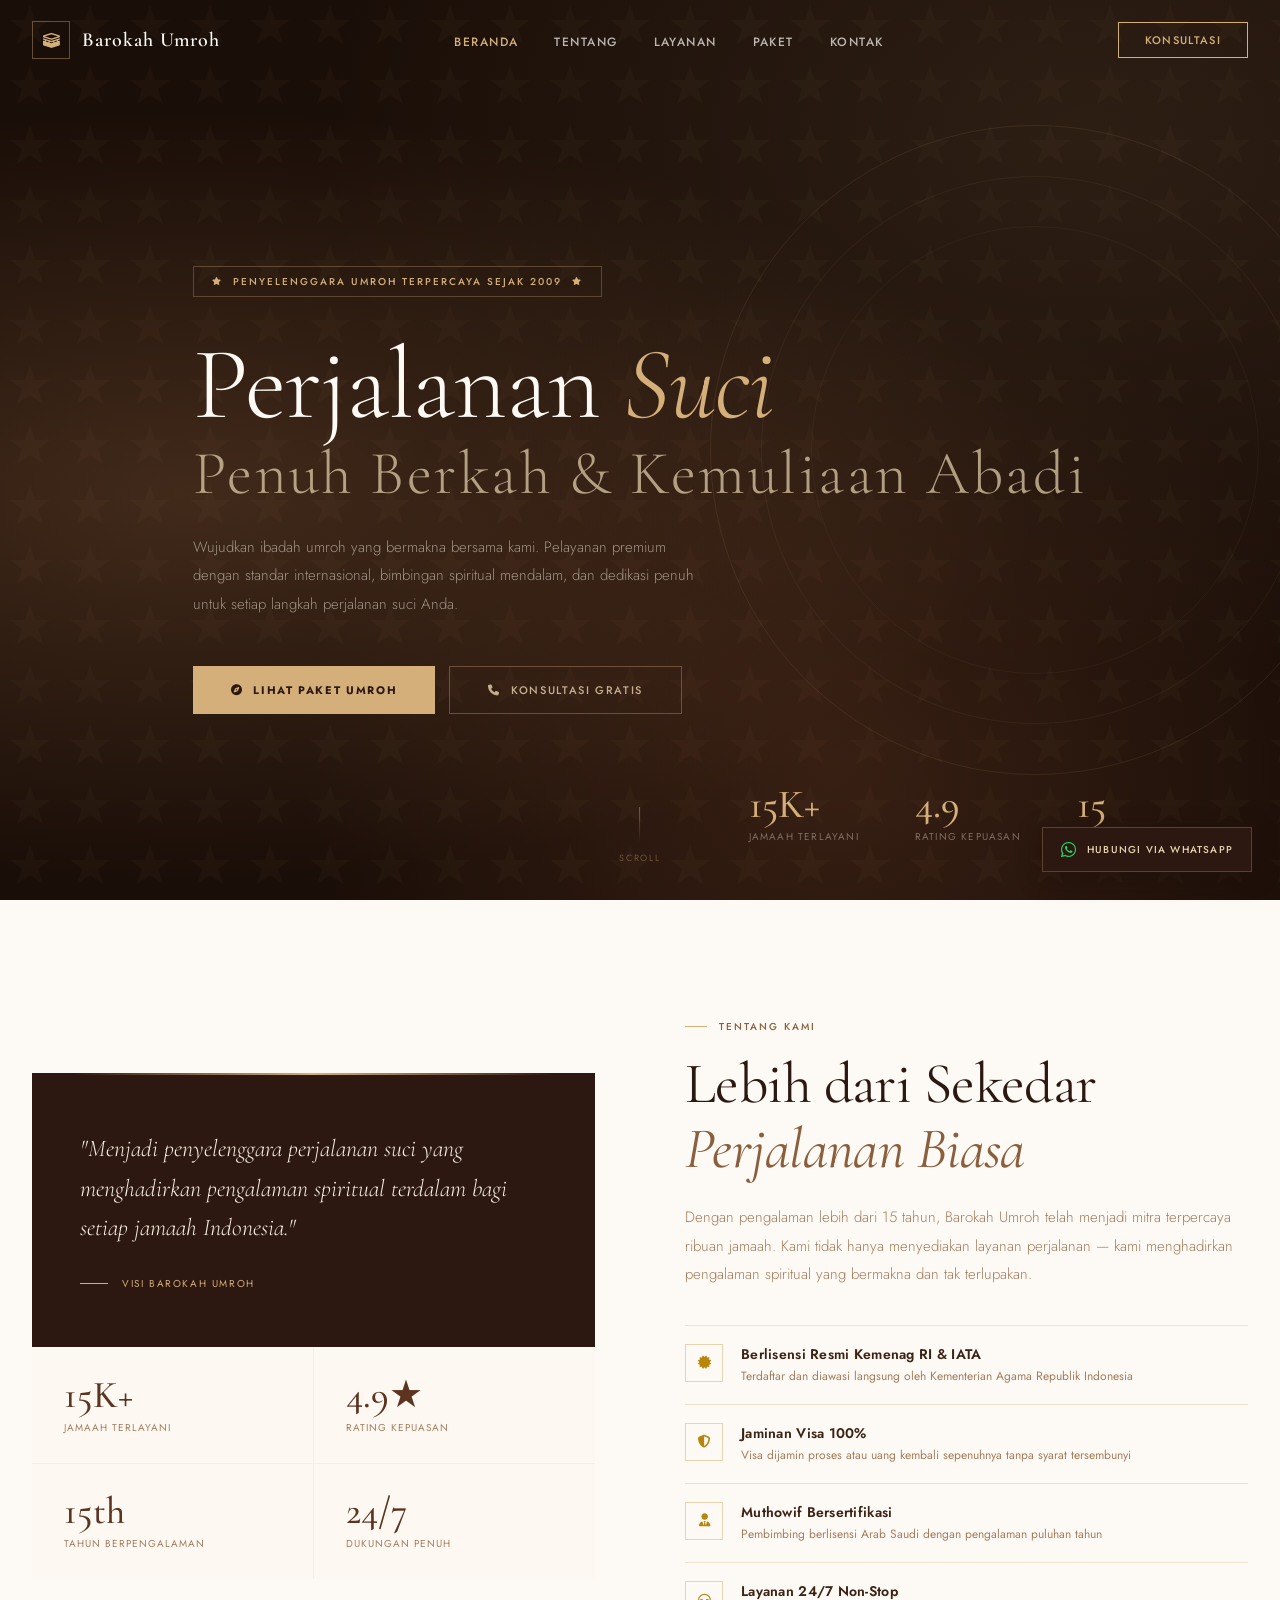
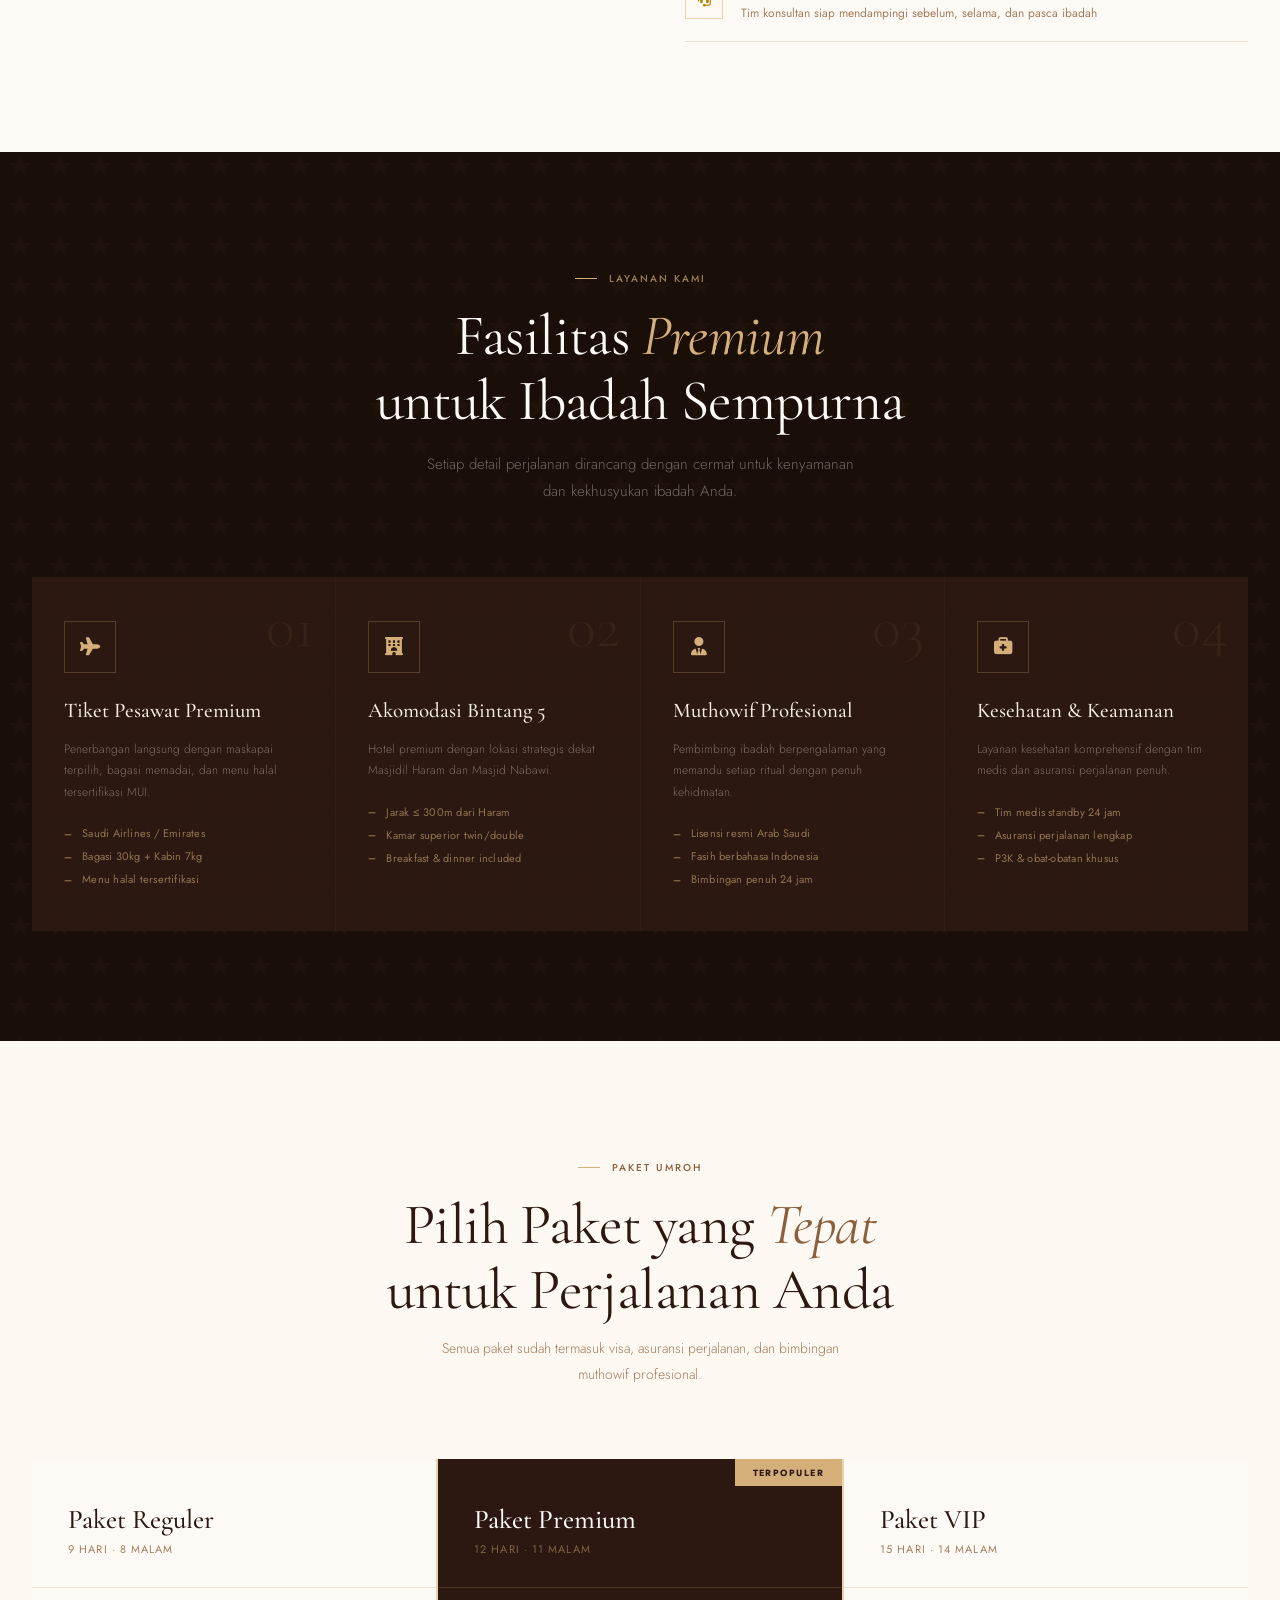
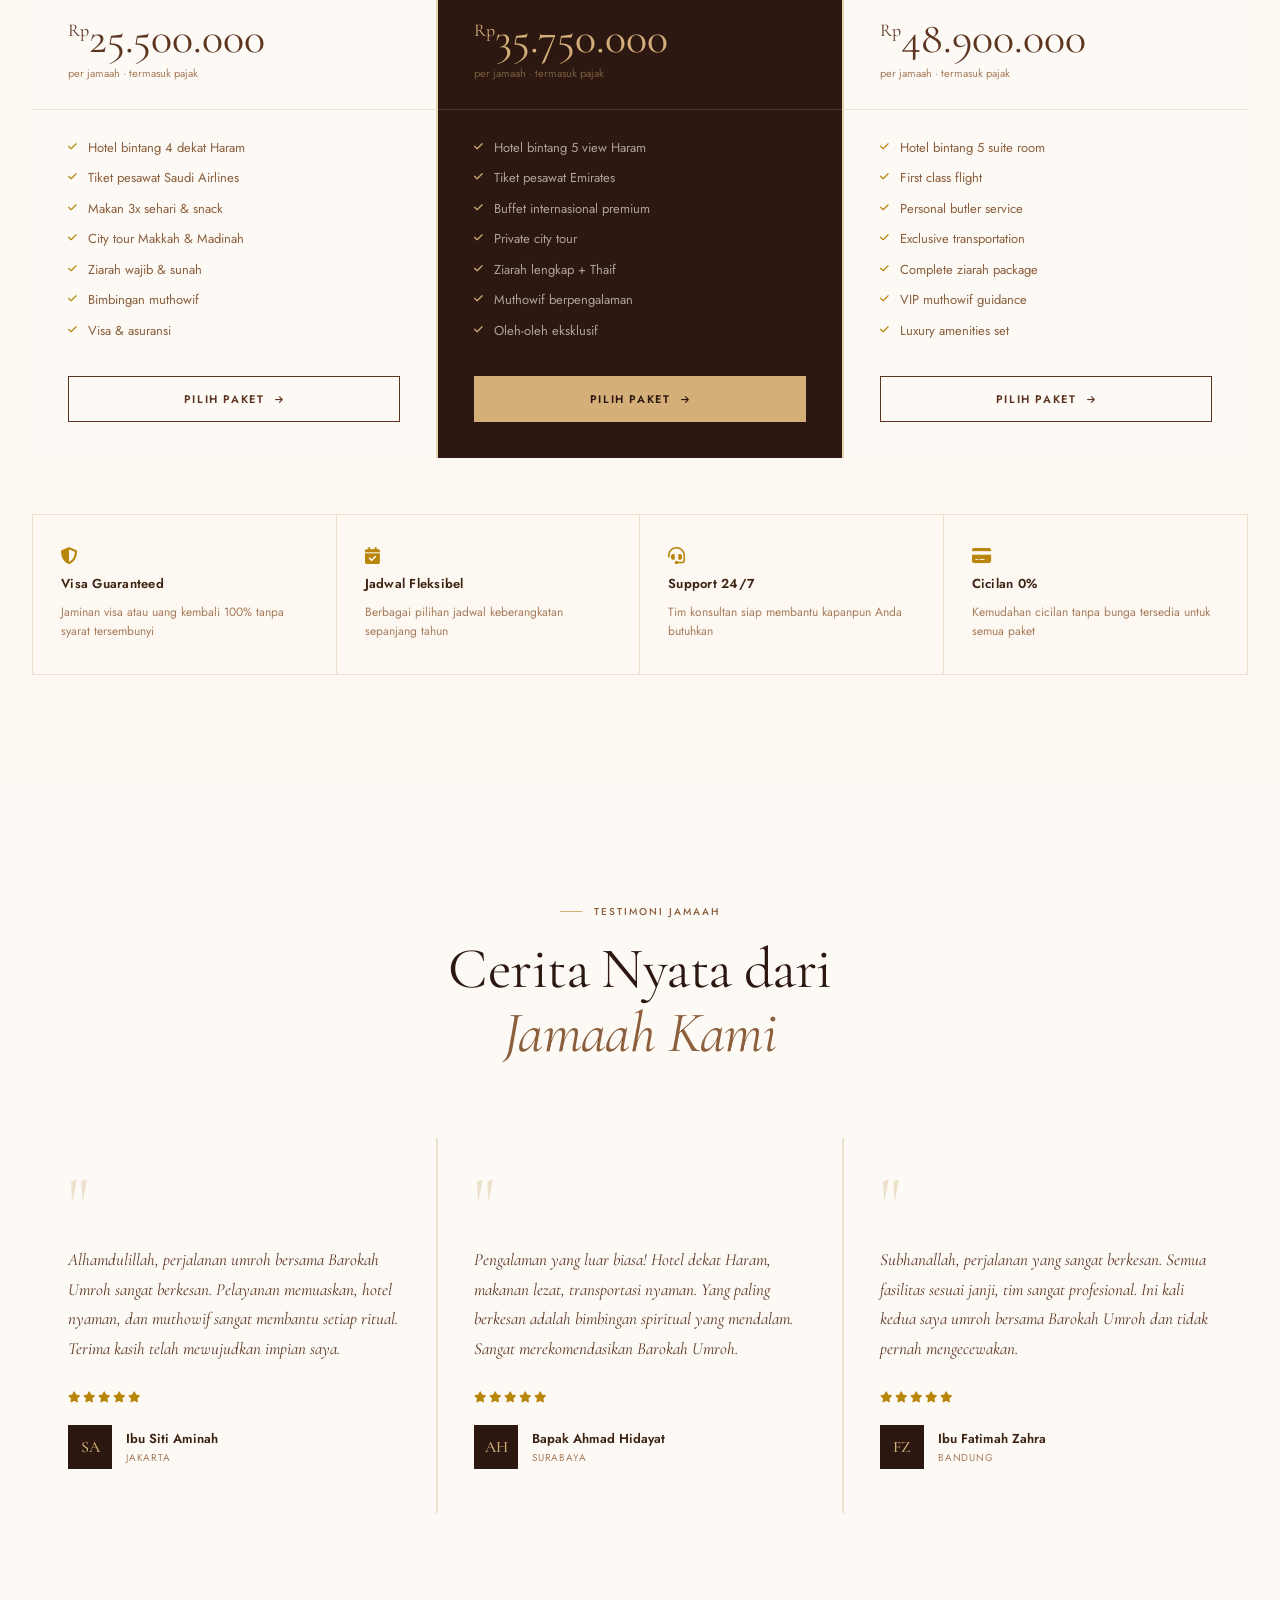
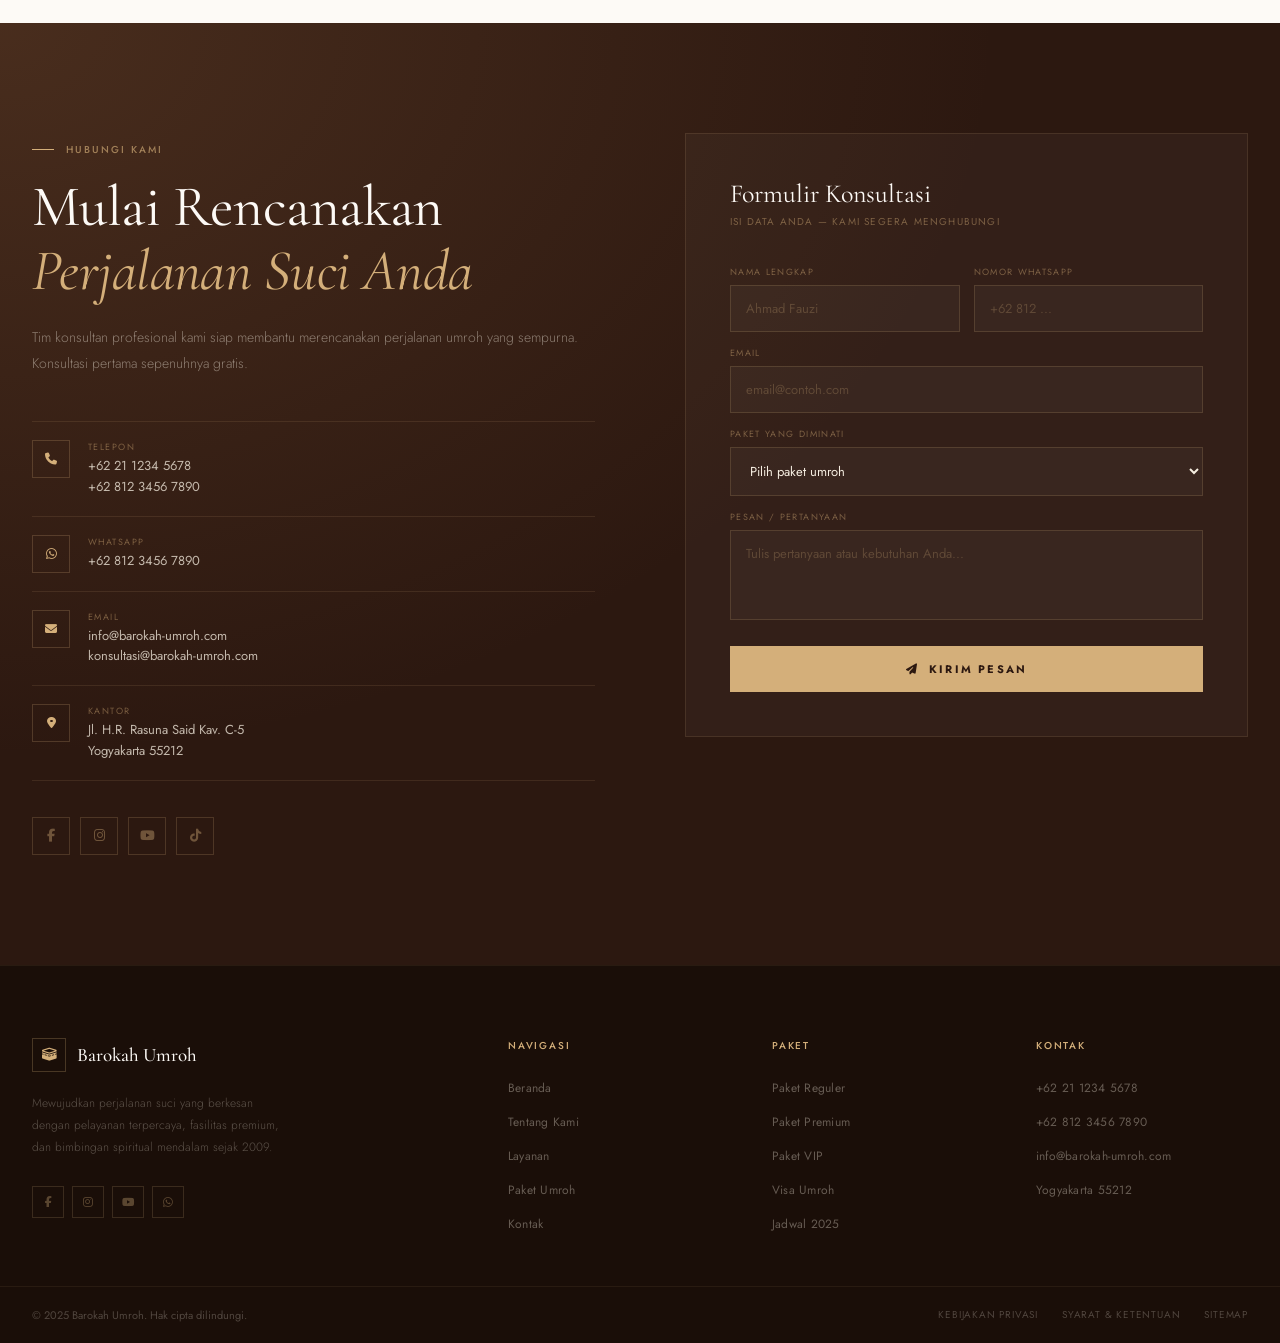
<file: v2.html>
<!DOCTYPE html>
<html lang="id" class="scroll-smooth">

<head>
    <meta charset="UTF-8">
    <meta name="viewport" content="width=device-width, initial-scale=1.0">
    <title>Barokah Umroh — Perjalanan Suci Penuh Berkah</title>

    <link rel="preconnect" href="https://fonts.googleapis.com">
    <link
        href="https://fonts.googleapis.com/css2?family=Cormorant+Garamond:ital,wght@0,300;0,400;0,500;0,600;0,700;1,300;1,400;1,500&family=Jost:wght@300;400;500;600&display=swap"
        rel="stylesheet">

    <link rel="stylesheet" href="https://cdnjs.cloudflare.com/ajax/libs/font-awesome/6.4.0/css/all.min.css">

    <link rel="stylesheet" href="./assets/css/v2.css">
</head>

<body>

    <!-- ─── NAVBAR ─── -->
    <nav id="navbar">
        <div class="nav-inner">
            <a href="#home" class="nav-logo">
                <div class="nav-logo-icon"><i class="fas fa-kaaba"></i></div>
                <span class="nav-logo-text">Barokah Umroh</span>
            </a>

            <ul class="nav-links">
                <li><a href="#home">Beranda</a></li>
                <li><a href="#about">Tentang</a></li>
                <li><a href="#services">Layanan</a></li>
                <li><a href="#packages">Paket</a></li>
                <li><a href="#contact">Kontak</a></li>
            </ul>

            <a href="#contact" class="nav-cta">Konsultasi</a>

            <button class="hamburger-btn" id="hamburger-btn" aria-label="Menu">
                <span></span>
                <span></span>
                <span></span>
            </button>
        </div>
    </nav>

    <!-- Mobile Overlay -->
    <div class="mobile-overlay" id="mobile-overlay"></div>

    <!-- Mobile Nav -->
    <nav class="mobile-nav" id="mobile-nav">
        <a href="#home">Beranda</a>
        <a href="#about">Tentang Kami</a>
        <a href="#services">Layanan</a>
        <a href="#packages">Paket Umroh</a>
        <a href="#contact">Kontak</a>
    </nav>


    <!-- ─── HERO ─── -->
    <section id="home">
        <div class="hero-bg"></div>
        <div class="hero-pattern"></div>
        <div class="hero-rings"></div>

        <div class="hero-content">
            <div class="hero-tag">
                <i class="fas fa-star" style="font-size: 8px;"></i>
                Penyelenggara Umroh Terpercaya Sejak 2009
                <i class="fas fa-star" style="font-size: 8px;"></i>
            </div>

            <h1 class="hero-title">
                Perjalanan <em>Suci</em>
                <span class="sub">Penuh Berkah &amp; Kemuliaan Abadi</span>
            </h1>

            <p class="hero-desc">
                Wujudkan ibadah umroh yang bermakna bersama kami. Pelayanan premium dengan
                standar internasional, bimbingan spiritual mendalam, dan dedikasi penuh
                untuk setiap langkah perjalanan suci Anda.
            </p>

            <div class="hero-actions">
                <a href="#packages" class="btn-gold">
                    <i class="fas fa-compass"></i> Lihat Paket Umroh
                </a>
                <a href="#contact" class="btn-outline">
                    <i class="fas fa-phone"></i> Konsultasi Gratis
                </a>
            </div>
        </div>

        <div class="hero-stats">
            <div class="hero-stat">
                <div class="hero-stat-num">15K+</div>
                <div class="hero-stat-label">Jamaah Terlayani</div>
            </div>
            <div class="hero-stat">
                <div class="hero-stat-num">4.9</div>
                <div class="hero-stat-label">Rating Kepuasan</div>
            </div>
            <div class="hero-stat">
                <div class="hero-stat-num">15</div>
                <div class="hero-stat-label">Tahun Pengalaman</div>
            </div>
        </div>

        <div class="hero-scroll">
            <div class="hero-scroll-line"></div>
            <span>Scroll</span>
        </div>
    </section>


    <!-- ─── ABOUT ─── -->
    <section id="about">
        <div class="about-inner">
            <!-- Visual / Stats Card -->
            <div class="reveal-l">
                <div class="about-card-main">
                    <p class="about-quote">
                        "Menjadi penyelenggara perjalanan suci yang menghadirkan pengalaman
                        spiritual terdalam bagi setiap jamaah Indonesia."
                    </p>
                    <div class="about-quote-author">
                        <div class="about-quote-line"></div>
                        <div class="about-quote-label">Visi Barokah Umroh</div>
                    </div>
                </div>
                <div class="about-stats-grid">
                    <div class="about-stat-box">
                        <div class="about-stat-num">15K+</div>
                        <div class="about-stat-lbl">Jamaah Terlayani</div>
                    </div>
                    <div class="about-stat-box">
                        <div class="about-stat-num">4.9★</div>
                        <div class="about-stat-lbl">Rating Kepuasan</div>
                    </div>
                    <div class="about-stat-box">
                        <div class="about-stat-num">15th</div>
                        <div class="about-stat-lbl">Tahun Berpengalaman</div>
                    </div>
                    <div class="about-stat-box">
                        <div class="about-stat-num">24/7</div>
                        <div class="about-stat-lbl">Dukungan Penuh</div>
                    </div>
                </div>
            </div>

            <!-- Content -->
            <div class="reveal-r">
                <div class="section-tag">Tentang Kami</div>
                <h2 class="section-title">
                    Lebih dari Sekedar<br>
                    <em>Perjalanan Biasa</em>
                </h2>
                <p class="about-text">
                    Dengan pengalaman lebih dari 15 tahun, Barokah Umroh telah menjadi mitra
                    terpercaya ribuan jamaah. Kami tidak hanya menyediakan layanan perjalanan —
                    kami menghadirkan pengalaman spiritual yang bermakna dan tak terlupakan.
                </p>
                <ul class="about-list">
                    <li>
                        <div class="about-list-icon"><i class="fas fa-certificate"></i></div>
                        <div>
                            <h4>Berlisensi Resmi Kemenag RI &amp; IATA</h4>
                            <p>Terdaftar dan diawasi langsung oleh Kementerian Agama Republik Indonesia</p>
                        </div>
                    </li>
                    <li>
                        <div class="about-list-icon"><i class="fas fa-shield-alt"></i></div>
                        <div>
                            <h4>Jaminan Visa 100%</h4>
                            <p>Visa dijamin proses atau uang kembali sepenuhnya tanpa syarat tersembunyi</p>
                        </div>
                    </li>
                    <li>
                        <div class="about-list-icon"><i class="fas fa-user-tie"></i></div>
                        <div>
                            <h4>Muthowif Bersertifikasi</h4>
                            <p>Pembimbing berlisensi Arab Saudi dengan pengalaman puluhan tahun</p>
                        </div>
                    </li>
                    <li>
                        <div class="about-list-icon"><i class="fas fa-headset"></i></div>
                        <div>
                            <h4>Layanan 24/7 Non-Stop</h4>
                            <p>Tim konsultan siap mendampingi sebelum, selama, dan pasca ibadah</p>
                        </div>
                    </li>
                </ul>
            </div>
        </div>
    </section>


    <!-- ─── SERVICES ─── -->
    <section id="services">
        <div class="services-inner">
            <div class="services-header reveal">
                <div class="section-tag">Layanan Kami</div>
                <h2 class="section-title">
                    Fasilitas <em>Premium</em><br>
                    untuk Ibadah Sempurna
                </h2>
                <p>Setiap detail perjalanan dirancang dengan cermat untuk kenyamanan dan kekhusyukan ibadah Anda.</p>
            </div>

            <div class="services-grid">
                <div class="service-card reveal">
                    <div class="service-num">01</div>
                    <div class="service-icon-wrap"><i class="fas fa-plane"></i></div>
                    <h3 class="service-title">Tiket Pesawat Premium</h3>
                    <p class="service-desc">Penerbangan langsung dengan maskapai terpilih, bagasi memadai, dan menu
                        halal tersertifikasi MUI.</p>
                    <ul class="service-list">
                        <li>Saudi Airlines / Emirates</li>
                        <li>Bagasi 30kg + Kabin 7kg</li>
                        <li>Menu halal tersertifikasi</li>
                    </ul>
                </div>

                <div class="service-card reveal">
                    <div class="service-num">02</div>
                    <div class="service-icon-wrap"><i class="fas fa-hotel"></i></div>
                    <h3 class="service-title">Akomodasi Bintang 5</h3>
                    <p class="service-desc">Hotel premium dengan lokasi strategis dekat Masjidil Haram dan Masjid
                        Nabawi.</p>
                    <ul class="service-list">
                        <li>Jarak ≤ 300m dari Haram</li>
                        <li>Kamar superior twin/double</li>
                        <li>Breakfast &amp; dinner included</li>
                    </ul>
                </div>

                <div class="service-card reveal">
                    <div class="service-num">03</div>
                    <div class="service-icon-wrap"><i class="fas fa-user-tie"></i></div>
                    <h3 class="service-title">Muthowif Profesional</h3>
                    <p class="service-desc">Pembimbing ibadah berpengalaman yang memandu setiap ritual dengan penuh
                        kehidmatan.</p>
                    <ul class="service-list">
                        <li>Lisensi resmi Arab Saudi</li>
                        <li>Fasih berbahasa Indonesia</li>
                        <li>Bimbingan penuh 24 jam</li>
                    </ul>
                </div>

                <div class="service-card reveal">
                    <div class="service-num">04</div>
                    <div class="service-icon-wrap"><i class="fas fa-briefcase-medical"></i></div>
                    <h3 class="service-title">Kesehatan &amp; Keamanan</h3>
                    <p class="service-desc">Layanan kesehatan komprehensif dengan tim medis dan asuransi perjalanan
                        penuh.</p>
                    <ul class="service-list">
                        <li>Tim medis standby 24 jam</li>
                        <li>Asuransi perjalanan lengkap</li>
                        <li>P3K &amp; obat-obatan khusus</li>
                    </ul>
                </div>
            </div>
        </div>
    </section>


    <!-- ─── PACKAGES ─── -->
    <section id="packages">
        <div class="packages-inner">
            <div class="packages-header reveal">
                <div class="section-tag">Paket Umroh</div>
                <h2 class="section-title">
                    Pilih Paket yang <em>Tepat</em><br>
                    untuk Perjalanan Anda
                </h2>
                <p>Semua paket sudah termasuk visa, asuransi perjalanan, dan bimbingan muthowif profesional.</p>
            </div>

            <div class="packages-grid reveal">
                <!-- Paket Reguler -->
                <div class="pkg">
                    <div class="pkg-header">
                        <div class="pkg-name">Paket Reguler</div>
                        <div class="pkg-duration">9 Hari · 8 Malam</div>
                    </div>
                    <div class="pkg-price-wrap">
                        <div class="pkg-price"><sup>Rp</sup>25.500.000</div>
                        <div class="pkg-price-note">per jamaah · termasuk pajak</div>
                    </div>
                    <div class="pkg-features">
                        <ul>
                            <li><i class="fas fa-check"></i> Hotel bintang 4 dekat Haram</li>
                            <li><i class="fas fa-check"></i> Tiket pesawat Saudi Airlines</li>
                            <li><i class="fas fa-check"></i> Makan 3x sehari &amp; snack</li>
                            <li><i class="fas fa-check"></i> City tour Makkah &amp; Madinah</li>
                            <li><i class="fas fa-check"></i> Ziarah wajib &amp; sunah</li>
                            <li><i class="fas fa-check"></i> Bimbingan muthowif</li>
                            <li><i class="fas fa-check"></i> Visa &amp; asuransi</li>
                        </ul>
                    </div>
                    <div class="pkg-cta">
                        <button class="pkg-btn">
                            Pilih Paket <i class="fas fa-arrow-right" style="font-size: 9px;"></i>
                        </button>
                    </div>
                </div>

                <!-- Paket Premium (Featured) -->
                <div class="pkg featured">
                    <div class="pkg-badge">Terpopuler</div>
                    <div class="pkg-header">
                        <div class="pkg-name">Paket Premium</div>
                        <div class="pkg-duration">12 Hari · 11 Malam</div>
                    </div>
                    <div class="pkg-price-wrap">
                        <div class="pkg-price"><sup>Rp</sup>35.750.000</div>
                        <div class="pkg-price-note">per jamaah · termasuk pajak</div>
                    </div>
                    <div class="pkg-features">
                        <ul>
                            <li><i class="fas fa-check"></i> Hotel bintang 5 view Haram</li>
                            <li><i class="fas fa-check"></i> Tiket pesawat Emirates</li>
                            <li><i class="fas fa-check"></i> Buffet internasional premium</li>
                            <li><i class="fas fa-check"></i> Private city tour</li>
                            <li><i class="fas fa-check"></i> Ziarah lengkap + Thaif</li>
                            <li><i class="fas fa-check"></i> Muthowif berpengalaman</li>
                            <li><i class="fas fa-check"></i> Oleh-oleh eksklusif</li>
                        </ul>
                    </div>
                    <div class="pkg-cta">
                        <button class="pkg-btn">
                            Pilih Paket <i class="fas fa-arrow-right" style="font-size: 9px;"></i>
                        </button>
                    </div>
                </div>

                <!-- Paket VIP -->
                <div class="pkg">
                    <div class="pkg-header">
                        <div class="pkg-name">Paket VIP</div>
                        <div class="pkg-duration">15 Hari · 14 Malam</div>
                    </div>
                    <div class="pkg-price-wrap">
                        <div class="pkg-price"><sup>Rp</sup>48.900.000</div>
                        <div class="pkg-price-note">per jamaah · termasuk pajak</div>
                    </div>
                    <div class="pkg-features">
                        <ul>
                            <li><i class="fas fa-check"></i> Hotel bintang 5 suite room</li>
                            <li><i class="fas fa-check"></i> First class flight</li>
                            <li><i class="fas fa-check"></i> Personal butler service</li>
                            <li><i class="fas fa-check"></i> Exclusive transportation</li>
                            <li><i class="fas fa-check"></i> Complete ziarah package</li>
                            <li><i class="fas fa-check"></i> VIP muthowif guidance</li>
                            <li><i class="fas fa-check"></i> Luxury amenities set</li>
                        </ul>
                    </div>
                    <div class="pkg-cta">
                        <button class="pkg-btn">
                            Pilih Paket <i class="fas fa-arrow-right" style="font-size: 9px;"></i>
                        </button>
                    </div>
                </div>
            </div>

            <!-- Features Strip -->
            <div class="strip reveal">
                <div class="strip-item">
                    <i class="fas fa-shield-alt"></i>
                    <h4>Visa Guaranteed</h4>
                    <p>Jaminan visa atau uang kembali 100% tanpa syarat tersembunyi</p>
                </div>
                <div class="strip-item">
                    <i class="fas fa-calendar-check"></i>
                    <h4>Jadwal Fleksibel</h4>
                    <p>Berbagai pilihan jadwal keberangkatan sepanjang tahun</p>
                </div>
                <div class="strip-item">
                    <i class="fas fa-headset"></i>
                    <h4>Support 24/7</h4>
                    <p>Tim konsultan siap membantu kapanpun Anda butuhkan</p>
                </div>
                <div class="strip-item">
                    <i class="fas fa-credit-card"></i>
                    <h4>Cicilan 0%</h4>
                    <p>Kemudahan cicilan tanpa bunga tersedia untuk semua paket</p>
                </div>
            </div>
        </div>
    </section>


    <!-- ─── TESTIMONIALS ─── -->
    <section id="testimonials">
        <div class="testimonials-inner">
            <div class="testimonials-header reveal">
                <div class="section-tag">Testimoni Jamaah</div>
                <h2 class="section-title">
                    Cerita Nyata dari<br>
                    <em>Jamaah Kami</em>
                </h2>
            </div>

            <div class="tgrid">
                <div class="tcard reveal">
                    <span class="tquote-mark">"</span>
                    <p class="ttext">
                        Alhamdulillah, perjalanan umroh bersama Barokah Umroh sangat berkesan.
                        Pelayanan memuaskan, hotel nyaman, dan muthowif sangat membantu setiap
                        ritual. Terima kasih telah mewujudkan impian saya.
                    </p>
                    <div class="tstars">
                        <i class="fas fa-star"></i><i class="fas fa-star"></i>
                        <i class="fas fa-star"></i><i class="fas fa-star"></i>
                        <i class="fas fa-star"></i>
                    </div>
                    <div class="tauthor">
                        <div class="tavatar">SA</div>
                        <div>
                            <div class="tname">Ibu Siti Aminah</div>
                            <div class="tcity">Jakarta</div>
                        </div>
                    </div>
                </div>

                <div class="tcard reveal">
                    <span class="tquote-mark">"</span>
                    <p class="ttext">
                        Pengalaman yang luar biasa! Hotel dekat Haram, makanan lezat,
                        transportasi nyaman. Yang paling berkesan adalah bimbingan spiritual
                        yang mendalam. Sangat merekomendasikan Barokah Umroh.
                    </p>
                    <div class="tstars">
                        <i class="fas fa-star"></i><i class="fas fa-star"></i>
                        <i class="fas fa-star"></i><i class="fas fa-star"></i>
                        <i class="fas fa-star"></i>
                    </div>
                    <div class="tauthor">
                        <div class="tavatar">AH</div>
                        <div>
                            <div class="tname">Bapak Ahmad Hidayat</div>
                            <div class="tcity">Surabaya</div>
                        </div>
                    </div>
                </div>

                <div class="tcard reveal">
                    <span class="tquote-mark">"</span>
                    <p class="ttext">
                        Subhanallah, perjalanan yang sangat berkesan. Semua fasilitas sesuai
                        janji, tim sangat profesional. Ini kali kedua saya umroh bersama
                        Barokah Umroh dan tidak pernah mengecewakan.
                    </p>
                    <div class="tstars">
                        <i class="fas fa-star"></i><i class="fas fa-star"></i>
                        <i class="fas fa-star"></i><i class="fas fa-star"></i>
                        <i class="fas fa-star"></i>
                    </div>
                    <div class="tauthor">
                        <div class="tavatar">FZ</div>
                        <div>
                            <div class="tname">Ibu Fatimah Zahra</div>
                            <div class="tcity">Bandung</div>
                        </div>
                    </div>
                </div>
            </div>
        </div>
    </section>


    <!-- ─── CONTACT ─── -->
    <section id="contact">
        <div class="contact-inner">
            <!-- Info -->
            <div class="contact-info reveal-l">
                <div class="section-tag">Hubungi Kami</div>
                <h2 class="section-title">
                    Mulai Rencanakan<br>
                    <em>Perjalanan Suci Anda</em>
                </h2>
                <p class="contact-desc">
                    Tim konsultan profesional kami siap membantu merencanakan perjalanan
                    umroh yang sempurna. Konsultasi pertama sepenuhnya gratis.
                </p>

                <div class="contact-details">
                    <div class="cdetail">
                        <div class="cdetail-icon"><i class="fas fa-phone"></i></div>
                        <div>
                            <div class="cdetail-lbl">Telepon</div>
                            <div class="cdetail-val">+62 21 1234 5678<br>+62 812 3456 7890</div>
                        </div>
                    </div>
                    <div class="cdetail">
                        <div class="cdetail-icon"><i class="fab fa-whatsapp"></i></div>
                        <div>
                            <div class="cdetail-lbl">WhatsApp</div>
                            <div class="cdetail-val">+62 812 3456 7890</div>
                        </div>
                    </div>
                    <div class="cdetail">
                        <div class="cdetail-icon"><i class="fas fa-envelope"></i></div>
                        <div>
                            <div class="cdetail-lbl">Email</div>
                            <div class="cdetail-val">info@barokah-umroh.com<br>konsultasi@barokah-umroh.com</div>
                        </div>
                    </div>
                    <div class="cdetail">
                        <div class="cdetail-icon"><i class="fas fa-map-marker-alt"></i></div>
                        <div>
                            <div class="cdetail-lbl">Kantor</div>
                            <div class="cdetail-val">Jl. H.R. Rasuna Said Kav. C-5<br>Yogyakarta 55212</div>
                        </div>
                    </div>
                </div>

                <div class="csocials">
                    <a href="#" class="csocial" aria-label="Facebook"><i class="fab fa-facebook-f"></i></a>
                    <a href="#" class="csocial" aria-label="Instagram"><i class="fab fa-instagram"></i></a>
                    <a href="#" class="csocial" aria-label="YouTube"><i class="fab fa-youtube"></i></a>
                    <a href="#" class="csocial" aria-label="TikTok"><i class="fab fa-tiktok"></i></a>
                </div>
            </div>

            <!-- Form -->
            <div class="cform-wrap reveal-r">
                <div class="cform-title">Formulir Konsultasi</div>
                <div class="cform-sub">Isi data Anda — kami segera menghubungi</div>

                <form>
                    <div class="form-row">
                        <div class="fgroup">
                            <label class="flabel">Nama Lengkap</label>
                            <input type="text" class="finput" placeholder="Ahmad Fauzi">
                        </div>
                        <div class="fgroup">
                            <label class="flabel">Nomor WhatsApp</label>
                            <input type="tel" class="finput" placeholder="+62 812 ...">
                        </div>
                    </div>
                    <div class="fgroup">
                        <label class="flabel">Email</label>
                        <input type="email" class="finput" placeholder="email@contoh.com">
                    </div>
                    <div class="fgroup">
                        <label class="flabel">Paket yang Diminati</label>
                        <select class="fselect" aria-label="Pilih Paket">
                            <option value="">Pilih paket umroh</option>
                            <option value="reguler">Paket Reguler — 9 Hari</option>
                            <option value="premium">Paket Premium — 12 Hari</option>
                            <option value="vip">Paket VIP — 15 Hari</option>
                        </select>
                    </div>
                    <div class="fgroup">
                        <label class="flabel">Pesan / Pertanyaan</label>
                        <textarea class="ftextarea" placeholder="Tulis pertanyaan atau kebutuhan Anda..."></textarea>
                    </div>
                    <button type="submit" class="fsubmit">
                        <i class="fas fa-paper-plane" style="margin-right: 10px;"></i>Kirim Pesan
                    </button>
                </form>
            </div>
        </div>
    </section>


    <!-- ─── FOOTER ─── -->
    <footer>
        <div class="footer-inner">
            <div>
                <div class="footer-logo">
                    <div class="footer-logo-icon"><i class="fas fa-kaaba"></i></div>
                    <span class="footer-logo-text">Barokah Umroh</span>
                </div>
                <p class="footer-desc">
                    Mewujudkan perjalanan suci yang berkesan dengan pelayanan terpercaya,
                    fasilitas premium, dan bimbingan spiritual mendalam sejak 2009.
                </p>
                <div class="footer-socials">
                    <a href="#" class="footer-social" aria-label="Facebook"><i class="fab fa-facebook-f"></i></a>
                    <a href="#" class="footer-social" aria-label="Instagram"><i class="fab fa-instagram"></i></a>
                    <a href="#" class="footer-social" aria-label="YouTube"><i class="fab fa-youtube"></i></a>
                    <a href="#" class="footer-social" aria-label="WhatsApp"><i class="fab fa-whatsapp"></i></a>
                </div>
            </div>

            <div>
                <div class="fcol-title">Navigasi</div>
                <ul class="flinks">
                    <li><a href="#home">Beranda</a></li>
                    <li><a href="#about">Tentang Kami</a></li>
                    <li><a href="#services">Layanan</a></li>
                    <li><a href="#packages">Paket Umroh</a></li>
                    <li><a href="#contact">Kontak</a></li>
                </ul>
            </div>

            <div>
                <div class="fcol-title">Paket</div>
                <ul class="flinks">
                    <li><a href="#">Paket Reguler</a></li>
                    <li><a href="#">Paket Premium</a></li>
                    <li><a href="#">Paket VIP</a></li>
                    <li><a href="#">Visa Umroh</a></li>
                    <li><a href="#">Jadwal 2025</a></li>
                </ul>
            </div>

            <div>
                <div class="fcol-title">Kontak</div>
                <ul class="flinks">
                    <li><a href="#">+62 21 1234 5678</a></li>
                    <li><a href="#">+62 812 3456 7890</a></li>
                    <li><a href="#">info@barokah-umroh.com</a></li>
                    <li><a href="#">Yogyakarta 55212</a></li>
                </ul>
            </div>
        </div>

        <div class="footer-bottom">
            <p>© 2025 Barokah Umroh. Hak cipta dilindungi.</p>
            <div class="footer-bottom-links">
                <a href="#">Kebijakan Privasi</a>
                <a href="#">Syarat &amp; Ketentuan</a>
                <a href="#">Sitemap</a>
            </div>
        </div>
    </footer>


    <!-- ─── WHATSAPP FAB ─── -->
    <a href="https://wa.me/6281234567890" class="wa-fab" aria-label="WhatsApp">
        <i class="fab fa-whatsapp"></i>
        <span>Hubungi via WhatsApp</span>
    </a>


    <!-- Main JavaScript -->
    <script src="./assets/js/v2.js"></script>

</body>

</html>
</file>
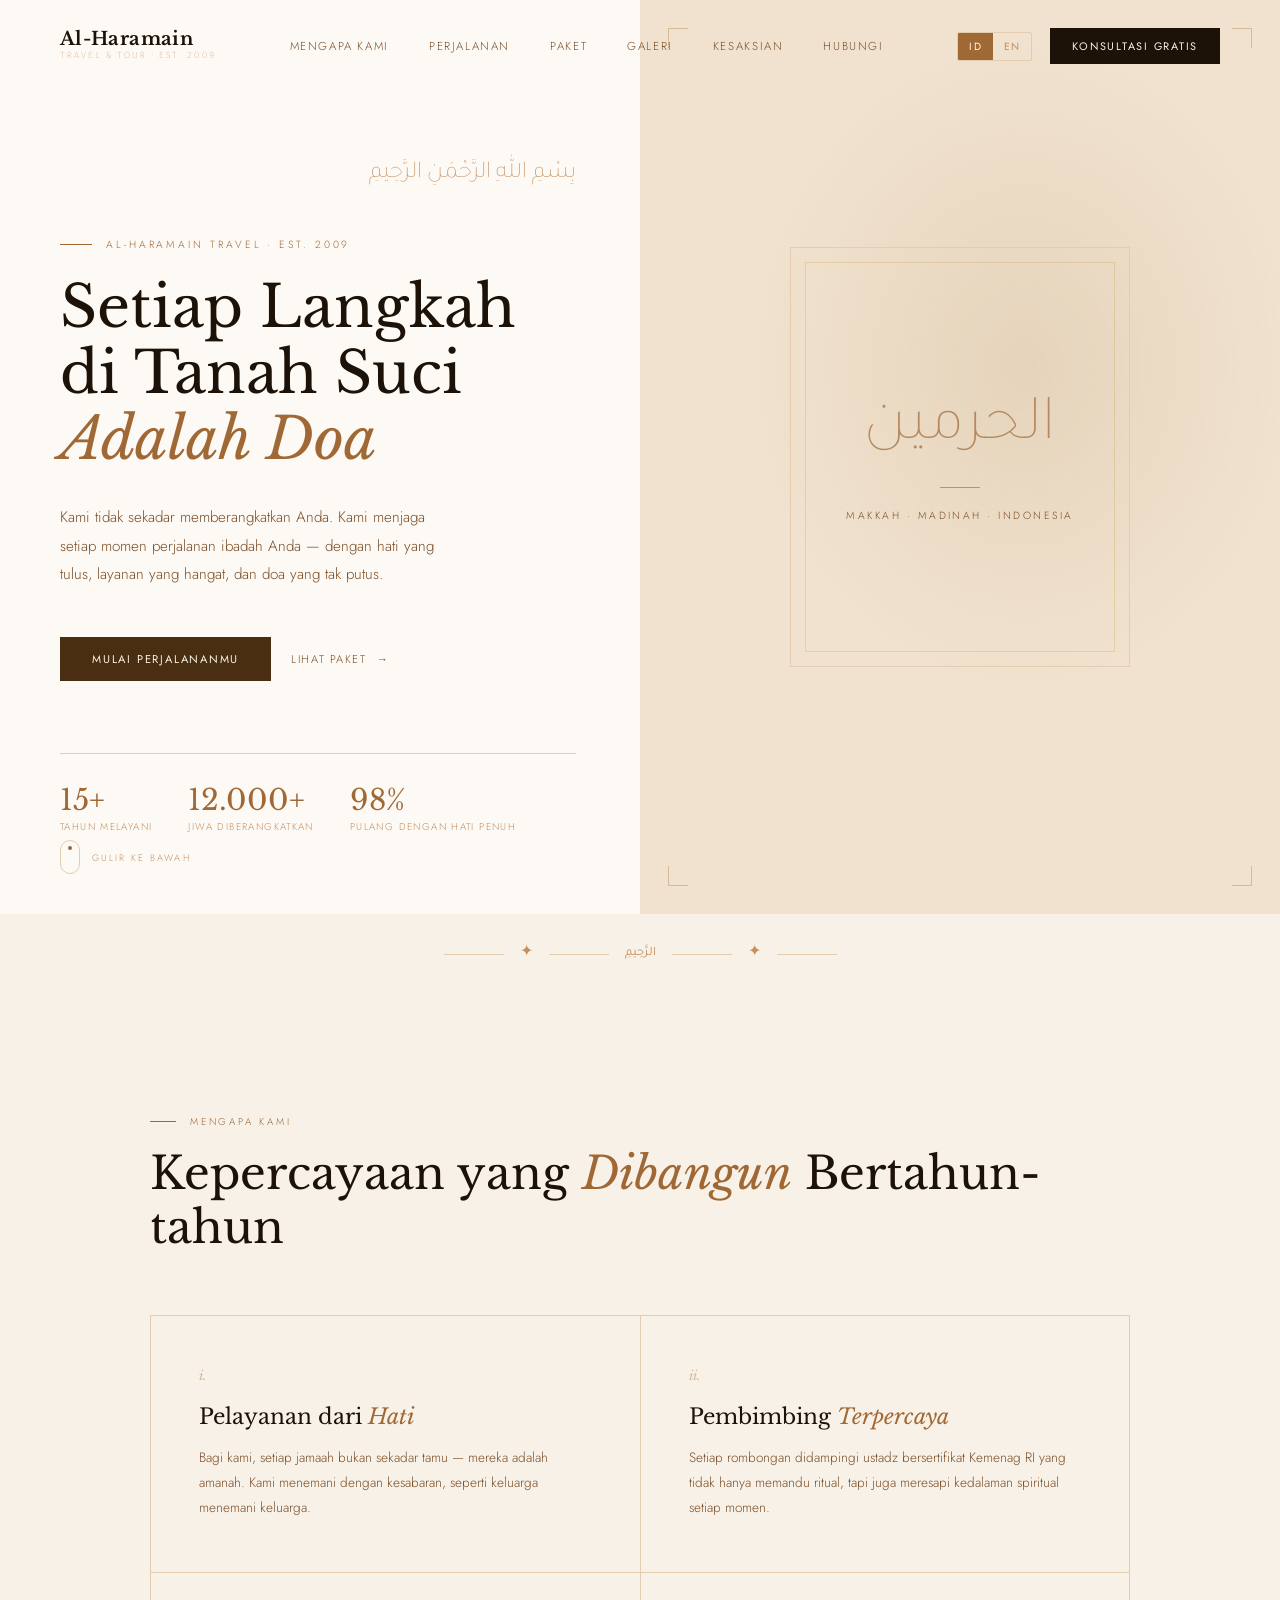
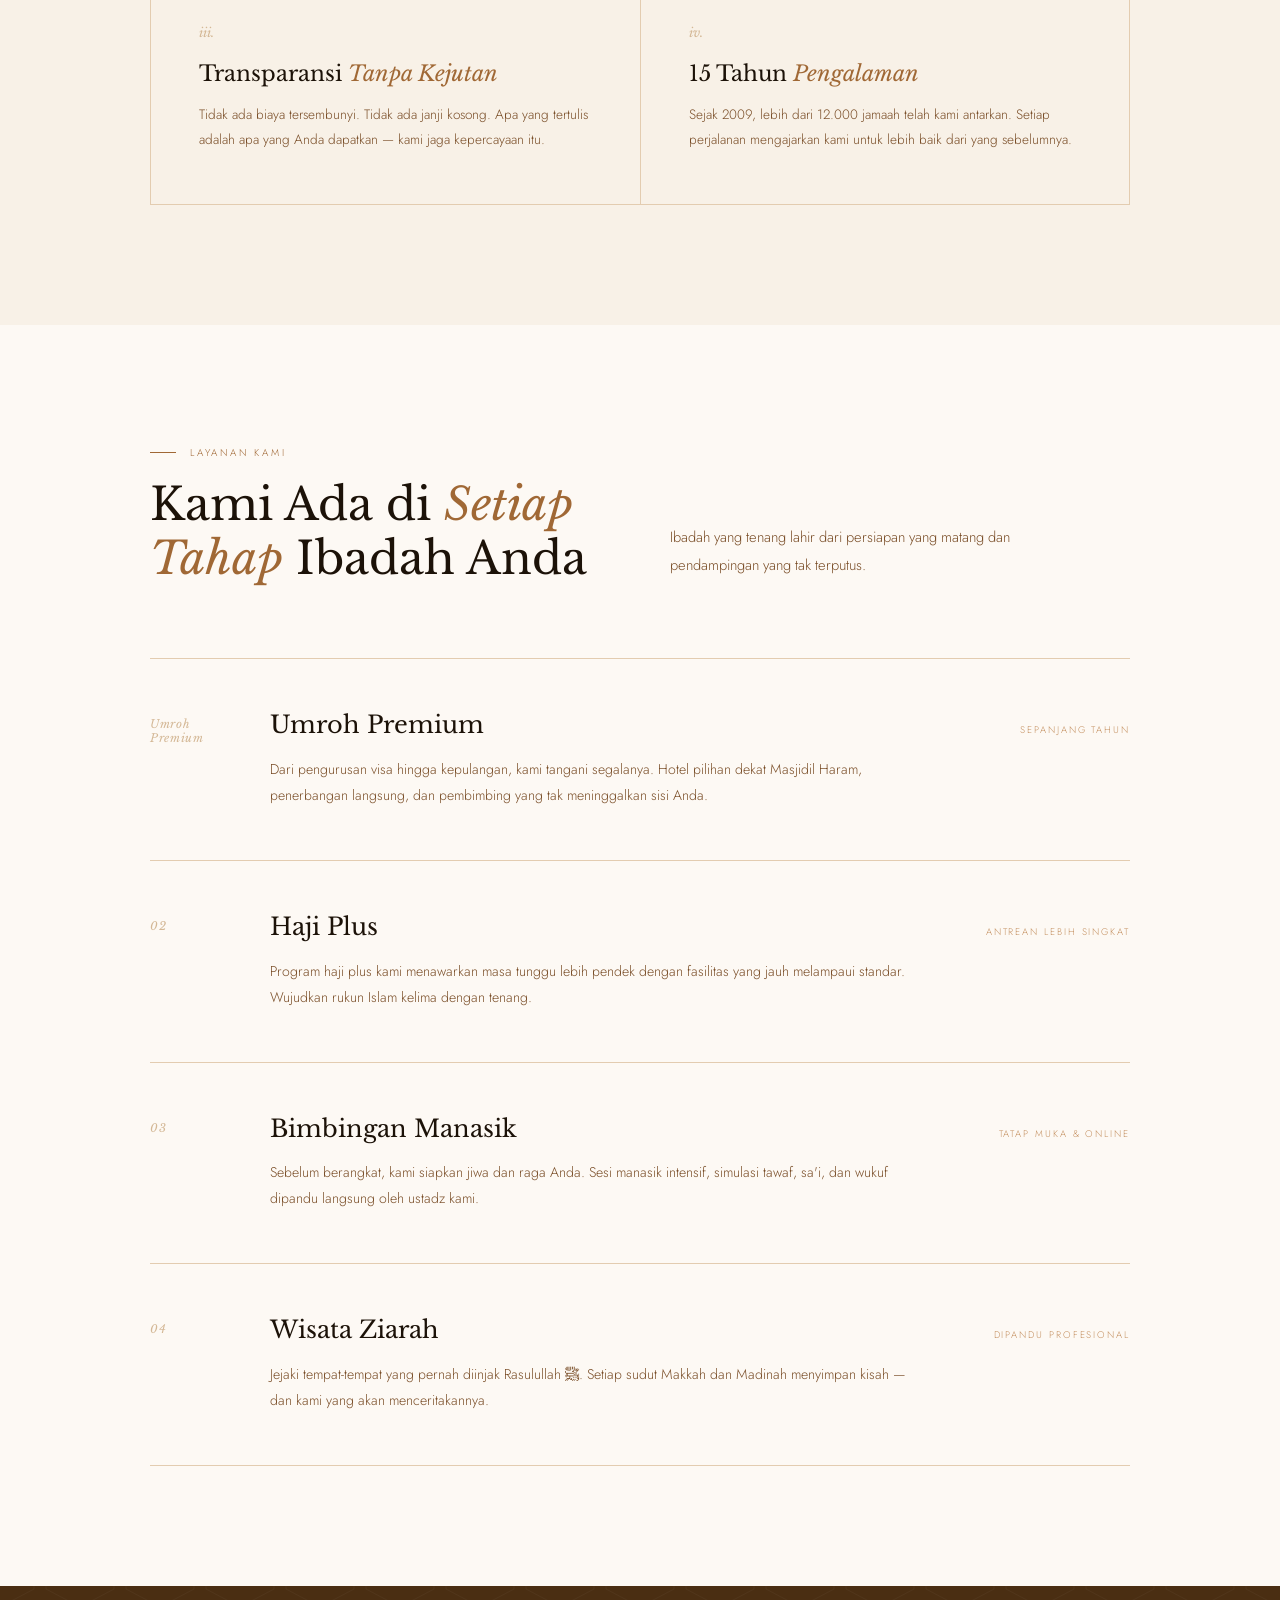
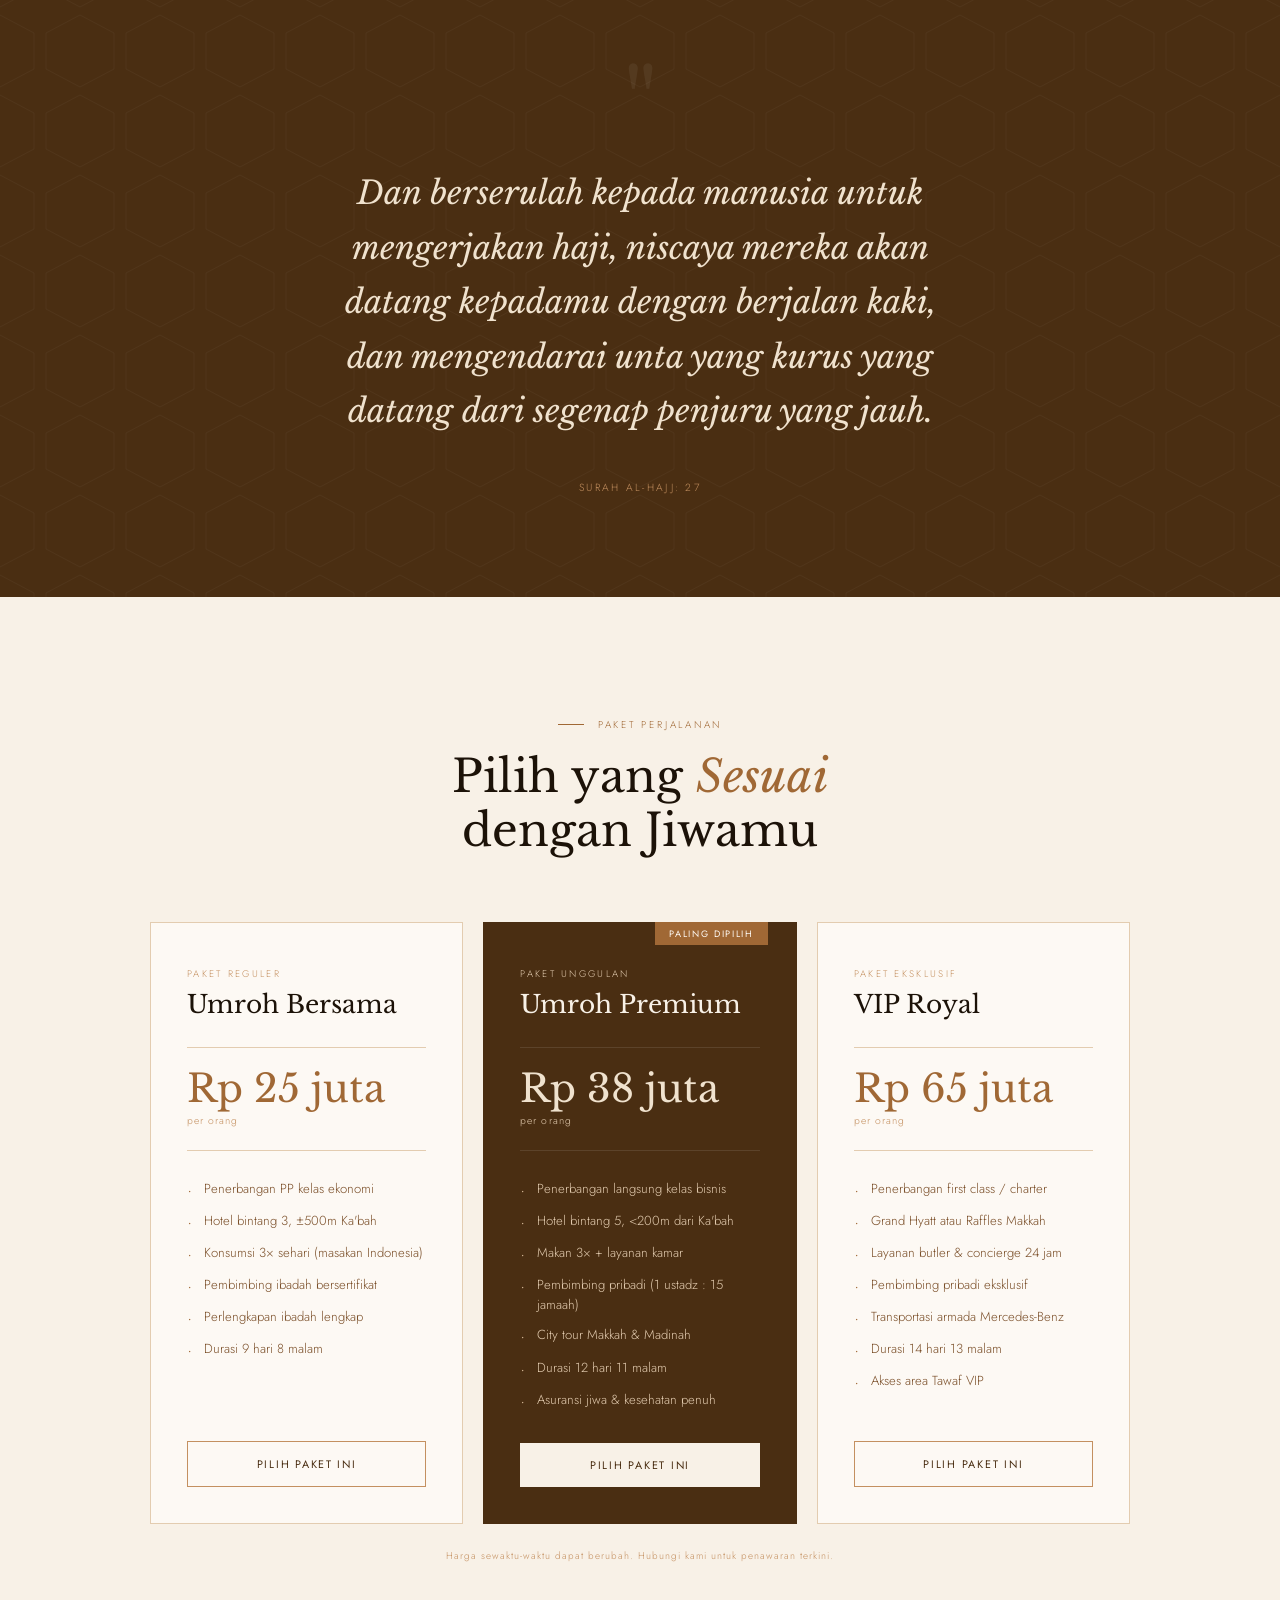
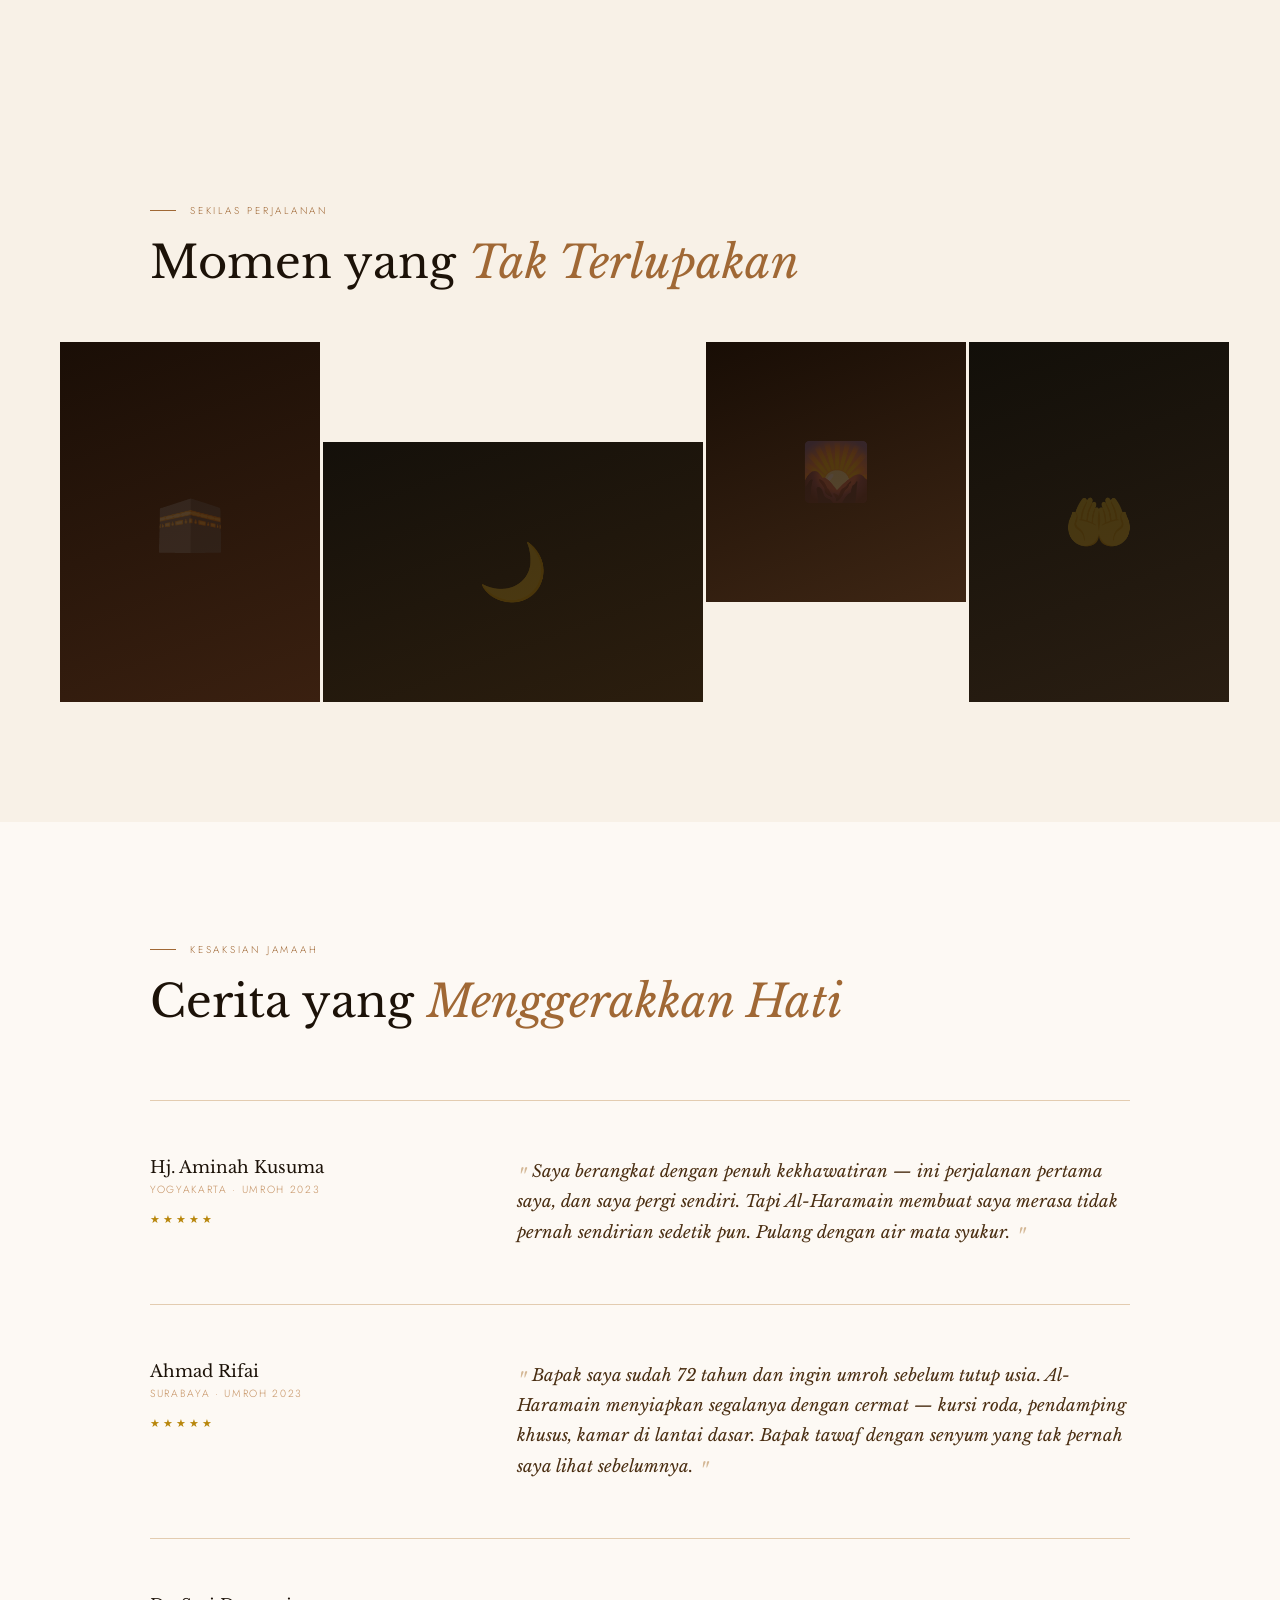
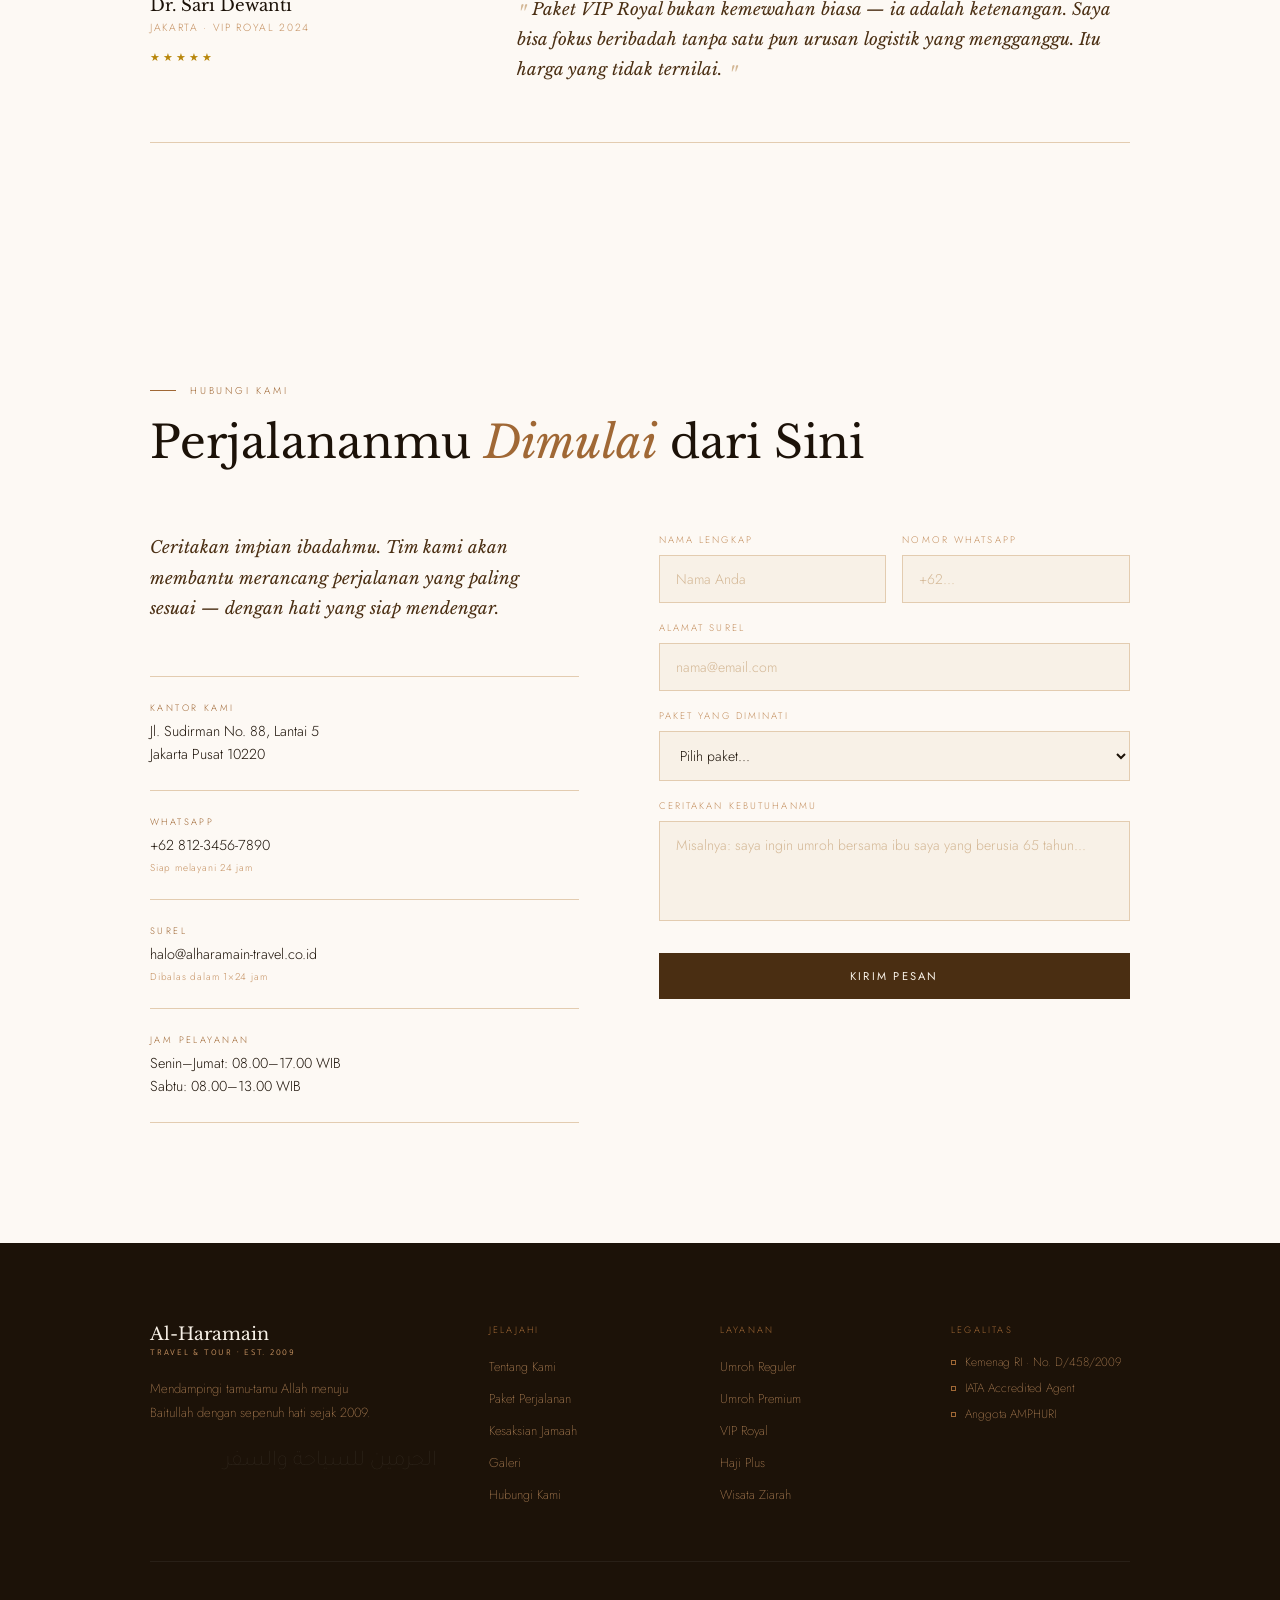
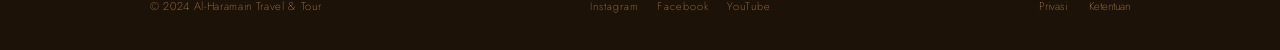
<file: v4.html>
<!DOCTYPE html>
<html lang="id">

<head>
    <meta charset="UTF-8" />
    <meta name="viewport" content="width=device-width, initial-scale=1.0" />
    <title>Al-Haramain Travel — Umroh & Haji dengan Sepenuh Hati</title>
    <meta name="description"
        content="Al-Haramain Travel & Tour — Mendampingi tamu-tamu Allah menuju Baitullah sejak 2009. Paket Umroh & Haji premium, terpercaya, dan penuh kehangatan." />
    <link rel="stylesheet" href="./assets/css/v4.css" />
</head>

<body>
    <nav class="navbar">
        <a href="#home">
            <div class="logo">
                <div class="logo-name">Al-Haramain</div>
                <div class="logo-tagline">Travel & Tour · Est. 2009</div>
            </div>
        </a>

        <div class="nav-center">
            <a href="#why" class="nav-link" data-t="nav-why">Mengapa Kami</a>
            <a href="#journey" class="nav-link" data-t="nav-journey">Perjalanan</a>
            <a href="#packages" class="nav-link" data-t="nav-packages">Paket</a>
            <a href="#gallery" class="nav-link" data-t="nav-gallery">Galeri</a>
            <a href="#testi" class="nav-link" data-t="nav-testi">Kesaksian</a>
            <a href="#contact" class="nav-link" data-t="nav-contact">Hubungi</a>
        </div>

        <div class="nav-right">
            <div class="lang-toggle">
                <button id="btn-id" class="lang-btn active" onclick="setLang('id')">ID</button>
                <button id="btn-en" class="lang-btn" onclick="setLang('en')">EN</button>
            </div>
            <a href="#contact" class="nav-cta"><span data-t="nav-cta">Konsultasi Gratis</span></a>
            <button class="hamburger" onclick="toggleMenu()">
                <span></span><span></span><span></span>
            </button>
        </div>
    </nav>

    <!-- Mobile -->
    <div class="mobile-menu">
        <a href="#why" class="mobile-nav-link" onclick="closeMenu()" data-t="nav-why">Mengapa Kami</a>
        <a href="#journey" class="mobile-nav-link" onclick="closeMenu()" data-t="nav-journey">Layanan</a>
        <a href="#packages" class="mobile-nav-link" onclick="closeMenu()" data-t="nav-packages">Paket</a>
        <a href="#gallery" class="mobile-nav-link" onclick="closeMenu()" data-t="nav-gallery">Galeri</a>
        <a href="#testi" class="mobile-nav-link" onclick="closeMenu()" data-t="nav-testi">Kesaksian</a>
        <a href="#contact" class="mobile-nav-link" onclick="closeMenu()" data-t="nav-contact">Hubungi</a>
        <a href="#contact" class="mobile-nav-link" onclick="closeMenu()" data-t="nav-cta">Konsultasi Gratis</a>
    </div>

    <section id="home" class="hero">

        <!-- Left -->
        <div class="hero-left">
            <div class="hero-bismillah" data-t="hero-bismillah">بِسْمِ اللهِ الرَّحْمَنِ الرَّحِيمِ</div>

            <div class="hero-label" data-t="hero-label">Al-Haramain Travel · Est. 2009</div>

            <h1 class="hero-heading">
                <span data-t="hero-h1a">Setiap Langkah</span><br>
                <span data-t="hero-h1b">di Tanah Suci</span><br>
                <em data-t="hero-h1c">Adalah Doa</em>
            </h1>

            <p class="hero-subtext" data-t="hero-sub">
                Kami tidak sekadar memberangkatkan Anda. Kami menjaga setiap momen perjalanan ibadah Anda — dengan hati
                yang tulus, layanan yang hangat, dan doa yang tak putus.
            </p>

            <div class="hero-btns">
                <a href="#contact" class="btn-primary"><span data-t="hero-btn1">Mulai Perjalananmu</span></a>
                <a href="#packages" class="btn-text" data-t="hero-btn2">Lihat Paket</a>
            </div>

            <div class="hero-stats">
                <div class="hero-stat">
                    <div class="hero-stat-num" data-count="15+" data-t="hero-stat1-n">15+</div>
                    <div class="hero-stat-label" data-t="hero-stat1-l">Tahun melayani</div>
                </div>
                <div class="hero-stat">
                    <div class="hero-stat-num" data-t="hero-stat2-n">12.000+</div>
                    <div class="hero-stat-label" data-t="hero-stat2-l">Jiwa diberangkatkan</div>
                </div>
                <div class="hero-stat">
                    <div class="hero-stat-num" data-t="hero-stat3-n">98%</div>
                    <div class="hero-stat-label" data-t="hero-stat3-l">Pulang dengan hati penuh</div>
                </div>
            </div>
        </div>

        <!-- Right -->
        <div class="hero-right">
            <div class="hero-right-bg"></div>
            <div class="hero-right-inner">
                <div class="corner corner-tl"></div>
                <div class="corner corner-tr"></div>
                <div class="corner corner-bl"></div>
                <div class="corner corner-br"></div>
                <div class="hero-ornament-wrap">
                    <div class="hero-ornament-frame"></div>
                    <div class="hero-ornament-content">
                        <div class="hero-arabic-large">الحرمين</div>
                        <div class="hero-ornament-line"></div>
                        <div class="hero-ornament-label">Makkah · Madinah · Indonesia</div>
                    </div>
                </div>
            </div>
        </div>

        <!-- Scroll hint -->
        <div class="hero-scroll-hint">
            <div class="scroll-pill">
                <div class="scroll-pip"></div>
            </div>
            <span class="scroll-hint-text">Gulir ke bawah</span>
        </div>
    </section>

    <div class="ornament-row">
        <div class="ornament-dash"></div>
        <span class="ornament-symbol">✦</span>
        <div class="ornament-dash"></div>
        <span class="ornament-symbol"
            style="font-family:'Tajawal',sans-serif;font-size:0.8rem;color:var(--brown-mute);">الرَّحِيمِ</span>
        <div class="ornament-dash"></div>
        <span class="ornament-symbol">✦</span>
        <div class="ornament-dash"></div>
    </div>

    <section id="why" class="why-section section-pad">
        <div class="container">

            <div data-reveal="up">
                <div class="eyebrow" data-t="why-eye">Mengapa Kami</div>
                <h2 class="section-heading" data-t="why-h">Kepercayaan yang <em>Dibangun</em> Bertahun-tahun</h2>
            </div>

            <div class="why-grid">
                <div class="why-card" data-reveal="up" data-delay="1">
                    <span class="why-num" data-t="why1-n">i.</span>
                    <h3 class="why-title" data-t="why1-t">Pelayanan dari <em>Hati</em></h3>
                    <p class="why-body" data-t="why1-b">Bagi kami, setiap jamaah bukan sekadar tamu — mereka adalah
                        amanah. Kami menemani dengan kesabaran, seperti keluarga menemani keluarga.</p>
                </div>
                <div class="why-card" data-reveal="up" data-delay="2">
                    <span class="why-num" data-t="why2-n">ii.</span>
                    <h3 class="why-title" data-t="why2-t">Pembimbing <em>Terpercaya</em></h3>
                    <p class="why-body" data-t="why2-b">Setiap rombongan didampingi ustadz bersertifikat Kemenag RI yang
                        tidak hanya memandu ritual, tapi juga meresapi kedalaman spiritual setiap momen.</p>
                </div>
                <div class="why-card" data-reveal="up" data-delay="3">
                    <span class="why-num" data-t="why3-n">iii.</span>
                    <h3 class="why-title" data-t="why3-t">Transparansi <em>Tanpa Kejutan</em></h3>
                    <p class="why-body" data-t="why3-b">Tidak ada biaya tersembunyi. Tidak ada janji kosong. Apa yang
                        tertulis adalah apa yang Anda dapatkan — kami jaga kepercayaan itu.</p>
                </div>
                <div class="why-card" data-reveal="up" data-delay="4">
                    <span class="why-num" data-t="why4-n">iv.</span>
                    <h3 class="why-title" data-t="why4-t">15 Tahun <em>Pengalaman</em></h3>
                    <p class="why-body" data-t="why4-b">Sejak 2009, lebih dari 12.000 jamaah telah kami antarkan. Setiap
                        perjalanan mengajarkan kami untuk lebih baik dari yang sebelumnya.</p>
                </div>
            </div>

        </div>
    </section>

    <section id="journey" class="journey-section section-pad">
        <div class="container">

            <div style="display:grid;grid-template-columns:1fr 1fr;gap:60px;align-items:end;margin-bottom:0;"
                data-reveal="up">
                <div>
                    <div class="eyebrow" data-t="journey-eye">Layanan Kami</div>
                    <h2 class="section-heading" data-t="journey-h">Kami Ada di <em>Setiap Tahap</em> Ibadah Anda</h2>
                </div>
                <div style="padding-bottom:6px;">
                    <p class="body-text" style="max-width:400px;">Ibadah yang tenang lahir dari persiapan yang matang
                        dan pendampingan yang tak terputus.</p>
                </div>
            </div>

            <div class="journey-list">

                <div class="journey-item" data-reveal="up" data-delay="1">
                    <div class="journey-num" data-t="j1-t">01</div>
                    <div class="journey-content">
                        <div class="journey-header">
                            <h3 class="journey-title" data-t="j1-t">Umroh Premium</h3>
                            <span class="journey-tag" data-t="j1-tag">Sepanjang Tahun</span>
                        </div>
                        <p class="journey-desc" data-t="j1-d">Dari pengurusan visa hingga kepulangan, kami tangani
                            segalanya. Hotel pilihan dekat Masjidil Haram, penerbangan langsung, dan pembimbing yang tak
                            meninggalkan sisi Anda.</p>
                    </div>
                </div>

                <div class="journey-item" data-reveal="up" data-delay="2">
                    <div class="journey-num">02</div>
                    <div class="journey-content">
                        <div class="journey-header">
                            <h3 class="journey-title" data-t="j2-t">Haji Plus</h3>
                            <span class="journey-tag" data-t="j2-tag">Antrean Lebih Singkat</span>
                        </div>
                        <p class="journey-desc" data-t="j2-d">Program haji plus kami menawarkan masa tunggu lebih pendek
                            dengan fasilitas yang jauh melampaui standar. Wujudkan rukun Islam kelima dengan tenang.</p>
                    </div>
                </div>

                <div class="journey-item" data-reveal="up" data-delay="3">
                    <div class="journey-num">03</div>
                    <div class="journey-content">
                        <div class="journey-header">
                            <h3 class="journey-title" data-t="j3-t">Bimbingan Manasik</h3>
                            <span class="journey-tag" data-t="j3-tag">Tatap Muka &amp; Online</span>
                        </div>
                        <p class="journey-desc" data-t="j3-d">Sebelum berangkat, kami siapkan jiwa dan raga Anda. Sesi
                            manasik intensif, simulasi tawaf, sa'i, dan wukuf dipandu langsung oleh ustadz kami.</p>
                    </div>
                </div>

                <div class="journey-item" data-reveal="up" data-delay="4">
                    <div class="journey-num">04</div>
                    <div class="journey-content">
                        <div class="journey-header">
                            <h3 class="journey-title" data-t="j4-t">Wisata Ziarah</h3>
                            <span class="journey-tag" data-t="j4-tag">Dipandu Profesional</span>
                        </div>
                        <p class="journey-desc" data-t="j4-d">Jejaki tempat-tempat yang pernah diinjak Rasulullah ﷺ.
                            Setiap sudut Makkah dan Madinah menyimpan kisah — dan kami yang akan menceritakannya.</p>
                    </div>
                </div>

            </div>
        </div>
    </section>

    <section class="quote-section">
        <div class="quote-inner" data-reveal="fade">
            <span class="quote-mark-dec">"</span>
            <p class="quote-text" data-t="quote-text">
                Dan berserulah kepada manusia untuk mengerjakan haji, niscaya mereka akan datang kepadamu dengan
                berjalan kaki, dan mengendarai unta yang kurus yang datang dari segenap penjuru yang jauh.
            </p>
            <span class="quote-source" data-t="quote-src">Surah Al-Hajj: 27</span>
        </div>
    </section>

    <section id="packages" class="packages-section section-pad">
        <div class="container">

            <div style="text-align:center;max-width:540px;margin:0 auto;" data-reveal="up">
                <div class="eyebrow" style="justify-content:center;" data-t="pkg-eye">Paket Perjalanan</div>
                <h2 class="section-heading" data-t="pkg-h">Pilih yang <em>Sesuai</em> dengan Jiwamu</h2>
            </div>

            <div class="packages-grid">

                <!-- Paket 1 -->
                <div class="pkg-card" data-reveal="up" data-delay="1">
                    <div class="pkg-tier" data-t="p1-tier">Paket Reguler</div>
                    <div class="pkg-name" data-t="p1-name">Umroh Bersama</div>
                    <div class="pkg-price-block">
                        <div class="pkg-price">Rp 25 juta</div>
                        <div class="pkg-price-note" data-t="per-pax">per orang</div>
                    </div>
                    <ul class="pkg-features">
                        <li class="pkg-feature" data-t="p1-f1">Penerbangan PP kelas ekonomi</li>
                        <li class="pkg-feature" data-t="p1-f2">Hotel bintang 3, ±500m Ka'bah</li>
                        <li class="pkg-feature" data-t="p1-f3">Konsumsi 3× sehari (masakan Indonesia)</li>
                        <li class="pkg-feature" data-t="p1-f4">Pembimbing ibadah bersertifikat</li>
                        <li class="pkg-feature" data-t="p1-f5">Perlengkapan ibadah lengkap</li>
                        <li class="pkg-feature" data-t="p1-f6">Durasi 9 hari 8 malam</li>
                    </ul>
                    <a href="#contact" class="pkg-btn pkg-btn-line"><span data-t="p1-btn">Pilih Paket Ini</span></a>
                </div>

                <!-- Paket 2 (Featured) -->
                <div class="pkg-card featured" data-reveal="scale" data-delay="2">
                    <div class="pkg-seal" data-t="p2-seal">Paling Dipilih</div>
                    <div class="pkg-tier" data-t="p2-tier">Paket Unggulan</div>
                    <div class="pkg-name" data-t="p2-name">Umroh Premium</div>
                    <div class="pkg-price-block">
                        <div class="pkg-price">Rp 38 juta</div>
                        <div class="pkg-price-note" data-t="per-pax">per orang</div>
                    </div>
                    <ul class="pkg-features">
                        <li class="pkg-feature" data-t="p2-f1">Penerbangan langsung kelas bisnis</li>
                        <li class="pkg-feature" data-t="p2-f2">Hotel bintang 5, &lt;200m dari Ka'bah</li>
                        <li class="pkg-feature" data-t="p2-f3">Makan 3× + layanan kamar</li>
                        <li class="pkg-feature" data-t="p2-f4">Pembimbing pribadi (1 ustadz : 15 jamaah)</li>
                        <li class="pkg-feature" data-t="p2-f5">City tour Makkah &amp; Madinah</li>
                        <li class="pkg-feature" data-t="p2-f6">Durasi 12 hari 11 malam</li>
                        <li class="pkg-feature" data-t="p2-f7">Asuransi jiwa &amp; kesehatan penuh</li>
                    </ul>
                    <a href="#contact" class="pkg-btn pkg-btn-fill"><span data-t="p2-btn">Pilih Paket Ini</span></a>
                </div>

                <!-- Paket 3 -->
                <div class="pkg-card" data-reveal="up" data-delay="3">
                    <div class="pkg-tier" data-t="p3-tier">Paket Eksklusif</div>
                    <div class="pkg-name" data-t="p3-name">VIP Royal</div>
                    <div class="pkg-price-block">
                        <div class="pkg-price">Rp 65 juta</div>
                        <div class="pkg-price-note" data-t="per-pax">per orang</div>
                    </div>
                    <ul class="pkg-features">
                        <li class="pkg-feature" data-t="p3-f1">Penerbangan first class / charter</li>
                        <li class="pkg-feature" data-t="p3-f2">Grand Hyatt atau Raffles Makkah</li>
                        <li class="pkg-feature" data-t="p3-f3">Layanan butler &amp; concierge 24 jam</li>
                        <li class="pkg-feature" data-t="p3-f4">Pembimbing pribadi eksklusif</li>
                        <li class="pkg-feature" data-t="p3-f5">Transportasi armada Mercedes-Benz</li>
                        <li class="pkg-feature" data-t="p3-f6">Durasi 14 hari 13 malam</li>
                        <li class="pkg-feature" data-t="p3-f7">Akses area Tawaf VIP</li>
                    </ul>
                    <a href="#contact" class="pkg-btn pkg-btn-line"><span data-t="p3-btn">Pilih Paket Ini</span></a>
                </div>

            </div>

            <p class="pkg-note" data-t="pkg-note">Harga sewaktu-waktu dapat berubah. Hubungi kami untuk penawaran
                terkini.</p>

        </div>
    </section>

    <section id="gallery" class="gallery-section section-pad">
        <div class="container" style="margin-bottom:0;">
            <div data-reveal="up">
                <div class="eyebrow" data-t="gal-eye">Sekilas Perjalanan</div>
                <h2 class="section-heading" data-t="gal-h">Momen yang <em>Tak Terlupakan</em></h2>
            </div>
        </div>

        <!-- Draggable film strip -->
        <div class="gallery-strip" style="margin-top:52px;align-items:flex-start;cursor:grab;">

            <div class="gallery-frame gallery-frame-tall gb-1" data-reveal="up" data-delay="1">
                <div class="gallery-frame-inner"><span class="gallery-icon-lg">🕋</span></div>
                <div class="gallery-caption" data-t="gc1">Masjidil Haram</div>
            </div>

            <div class="gallery-frame gallery-frame-wide gb-2" style="align-self:flex-end;" data-reveal="up"
                data-delay="2">
                <div class="gallery-frame-inner"><span class="gallery-icon-lg">🌙</span></div>
                <div class="gallery-caption" data-t="gc2">Madinah Al-Munawwarah</div>
            </div>

            <div class="gallery-frame gallery-frame-sq gb-3" data-reveal="up" data-delay="1">
                <div class="gallery-frame-inner"><span class="gallery-icon-lg">🌄</span></div>
                <div class="gallery-caption" data-t="gc3">Wukuf di Arafah</div>
            </div>

            <div class="gallery-frame gallery-frame-tall gb-4" data-reveal="up" data-delay="2">
                <div class="gallery-frame-inner"><span class="gallery-icon-lg">🤲</span></div>
                <div class="gallery-caption" data-t="gc4">Jamaah kami berdoa</div>
            </div>

            <div class="gallery-frame gallery-frame-sq gb-5" style="align-self:flex-end;" data-reveal="up"
                data-delay="1">
                <div class="gallery-frame-inner"><span class="gallery-icon-lg">🌅</span></div>
                <div class="gallery-caption" data-t="gc5">Fajar di Makkah</div>
            </div>

            <div class="gallery-frame gallery-frame-wide gb-6" data-reveal="up" data-delay="2">
                <div class="gallery-frame-inner"><span class="gallery-icon-lg">🏛️</span></div>
                <div class="gallery-caption" data-t="gc6">Masjid Nabawi</div>
            </div>

            <div class="gallery-frame gallery-frame-sq gb-7" style="align-self:flex-end;" data-reveal="up"
                data-delay="3">
                <div class="gallery-frame-inner"><span class="gallery-icon-lg">✈️</span></div>
                <div class="gallery-caption" data-t="gc7">Tiba di Tanah Suci</div>
            </div>

        </div>
    </section>

    <section id="testi" class="testi-section section-pad">
        <div class="container">

            <div data-reveal="up">
                <div class="eyebrow" data-t="testi-eye">Kesaksian Jamaah</div>
                <h2 class="section-heading" data-t="testi-h">Cerita yang <em>Menggerakkan Hati</em></h2>
            </div>

            <div class="testi-list">

                <div class="testi-item" data-reveal="up" data-delay="1">
                    <div class="testi-meta">
                        <div class="testi-name" data-t="t1-n">Hj. Aminah Kusuma</div>
                        <div class="testi-origin" data-t="t1-o">Yogyakarta · Umroh 2023</div>
                        <div class="testi-stars">★★★★★</div>
                    </div>
                    <blockquote class="testi-quote" data-t="t1-q">
                        Saya berangkat dengan penuh kekhawatiran — ini perjalanan pertama saya, dan saya pergi sendiri.
                        Tapi Al-Haramain membuat saya merasa tidak pernah sendirian sedetik pun. Pulang dengan air mata
                        syukur.
                    </blockquote>
                </div>

                <div class="testi-item" data-reveal="up" data-delay="2">
                    <div class="testi-meta">
                        <div class="testi-name" data-t="t2-n">Ahmad Rifai</div>
                        <div class="testi-origin" data-t="t2-o">Surabaya · Umroh 2023</div>
                        <div class="testi-stars">★★★★★</div>
                    </div>
                    <blockquote class="testi-quote" data-t="t2-q">
                        Bapak saya sudah 72 tahun dan ingin umroh sebelum tutup usia. Al-Haramain menyiapkan segalanya
                        dengan cermat — kursi roda, pendamping khusus, kamar di lantai dasar. Bapak tawaf dengan senyum
                        yang tak pernah saya lihat sebelumnya.
                    </blockquote>
                </div>

                <div class="testi-item" data-reveal="up" data-delay="3">
                    <div class="testi-meta">
                        <div class="testi-name" data-t="t3-n">Dr. Sari Dewanti</div>
                        <div class="testi-origin" data-t="t3-o">Jakarta · VIP Royal 2024</div>
                        <div class="testi-stars">★★★★★</div>
                    </div>
                    <blockquote class="testi-quote" data-t="t3-q">
                        Paket VIP Royal bukan kemewahan biasa — ia adalah ketenangan. Saya bisa fokus beribadah tanpa
                        satu pun urusan logistik yang mengganggu. Itu harga yang tidak ternilai.
                    </blockquote>
                </div>

            </div>
        </div>
    </section>

    <section id="contact" class="contact-section section-pad">
        <div class="container">

            <div data-reveal="up">
                <div class="eyebrow" data-t="contact-eye">Hubungi Kami</div>
                <h2 class="section-heading" data-t="contact-h">Perjalananmu <em>Dimulai</em> dari Sini</h2>
            </div>

            <div class="contact-layout">

                <!-- Left info -->
                <div data-reveal="left">
                    <p class="contact-intro" data-t="contact-intro">
                        Ceritakan impian ibadahmu. Tim kami akan membantu merancang perjalanan yang paling sesuai —
                        dengan hati yang siap mendengar.
                    </p>

                    <div class="contact-detail">
                        <div class="contact-detail-label" data-t="cd1-l">Kantor Kami</div>
                        <div class="contact-detail-val" data-t="cd1-v">Jl. Sudirman No. 88, Lantai 5<br>Jakarta Pusat
                            10220</div>
                    </div>

                    <div class="contact-detail">
                        <div class="contact-detail-label" data-t="cd2-l">WhatsApp</div>
                        <div class="contact-detail-val">
                            <a href="https://wa.me/6281234567890" data-t="cd2-v">+62 812-3456-7890</a>
                        </div>
                        <div class="contact-detail-note" data-t="cd2-n">Siap melayani 24 jam</div>
                    </div>

                    <div class="contact-detail">
                        <div class="contact-detail-label" data-t="cd3-l">Surel</div>
                        <div class="contact-detail-val">
                            <a href="mailto:halo@alharamain-travel.co.id"
                                data-t="cd3-v">halo@alharamain-travel.co.id</a>
                        </div>
                        <div class="contact-detail-note" data-t="cd3-n">Dibalas dalam 1×24 jam</div>
                    </div>

                    <div class="contact-detail">
                        <div class="contact-detail-label" data-t="cd4-l">Jam Pelayanan</div>
                        <div class="contact-detail-val" data-t="cd4-v">Senin–Jumat: 08.00–17.00 WIB<br>Sabtu:
                            08.00–13.00 WIB</div>
                    </div>
                </div>

                <!-- Right form -->
                <div class="contact-form" data-reveal="right">
                    <div class="form-row-2">
                        <div class="form-group">
                            <label class="form-label" data-t="fl-name">Nama lengkap</label>
                            <input type="text" class="form-field" data-t="ph-name" placeholder="Nama Anda" />
                        </div>
                        <div class="form-group">
                            <label class="form-label" data-t="fl-wa">Nomor WhatsApp</label>
                            <input type="tel" class="form-field" data-t="ph-wa" placeholder="+62..." />
                        </div>
                    </div>

                    <div class="form-group">
                        <label class="form-label" data-t="fl-email">Alamat surel</label>
                        <input type="email" class="form-field" data-t="ph-email" placeholder="nama@email.com" />
                    </div>

                    <div class="form-group">
                        <label class="form-label" data-t="fl-pkg">Paket yang diminati</label>
                        <select class="form-field">
                            <option data-t="opt0">Pilih paket...</option>
                            <option data-t="opt1">Umroh Bersama — Rp 25 juta</option>
                            <option data-t="opt2">Umroh Premium — Rp 38 juta</option>
                            <option data-t="opt3">VIP Royal — Rp 65 juta</option>
                            <option data-t="opt4">Haji Plus</option>
                            <option data-t="opt5">Konsultasi &amp; Informasi Lainnya</option>
                        </select>
                    </div>

                    <div class="form-group">
                        <label class="form-label" data-t="fl-msg">Ceritakan kebutuhanmu</label>
                        <textarea class="form-field textarea" data-t="ph-msg"
                            placeholder="Misalnya: saya ingin umroh bersama ibu saya yang berusia 65 tahun..."></textarea>
                    </div>

                    <button class="form-submit" onclick="submitForm()">
                        <span data-t="submit">Kirim Pesan</span>
                    </button>

                    <div class="form-success-msg" id="form-success">
                        <span data-t="success-msg">Terima kasih. Pesan Anda sudah kami terima — insyaAllah tim kami akan
                            segera menghubungi Anda.</span>
                    </div>
                </div>

            </div>
        </div>
    </section>

    <footer>
        <div class="container">

            <div class="footer-grid">

                <div>
                    <div class="footer-brand-name">Al-Haramain</div>
                    <div class="footer-brand-sub">Travel &amp; Tour · Est. 2009</div>
                    <p class="footer-brand-body" data-t="ft-body">
                        Mendampingi tamu-tamu Allah menuju Baitullah dengan sepenuh hati sejak 2009.
                    </p>
                    <div class="footer-arabic-mark" data-t="ft-arabic">الحرمين للسياحة والسفر</div>
                </div>

                <div>
                    <div class="footer-col-label" data-t="ft-col1">Jelajahi</div>
                    <ul class="footer-nav-list">
                        <li><a href="#why" class="footer-nav-link" data-t="ftl1">Tentang Kami</a></li>
                        <li><a href="#packages" class="footer-nav-link" data-t="ftl2">Paket Perjalanan</a></li>
                        <li><a href="#testi" class="footer-nav-link" data-t="ftl3">Kesaksian Jamaah</a></li>
                        <li><a href="#gallery" class="footer-nav-link" data-t="ftl4">Galeri</a></li>
                        <li><a href="#contact" class="footer-nav-link" data-t="ftl5">Hubungi Kami</a></li>
                    </ul>
                </div>

                <div>
                    <div class="footer-col-label" data-t="ft-col2">Layanan</div>
                    <ul class="footer-nav-list">
                        <li><a href="#packages" class="footer-nav-link" data-t="fts1">Umroh Reguler</a></li>
                        <li><a href="#packages" class="footer-nav-link" data-t="fts2">Umroh Premium</a></li>
                        <li><a href="#packages" class="footer-nav-link" data-t="fts3">VIP Royal</a></li>
                        <li><a href="#journey" class="footer-nav-link" data-t="fts4">Haji Plus</a></li>
                        <li><a href="#journey" class="footer-nav-link" data-t="fts5">Wisata Ziarah</a></li>
                    </ul>
                </div>

                <div>
                    <div class="footer-col-label" data-t="ft-col3">Legalitas</div>
                    <div class="footer-cert-items">
                        <div class="footer-cert-item" data-t="ftc1">Kemenag RI · No. D/458/2009</div>
                        <div class="footer-cert-item" data-t="ftc2">IATA Accredited Agent</div>
                        <div class="footer-cert-item" data-t="ftc3">Anggota AMPHURI</div>
                    </div>
                </div>

            </div>

            <div class="footer-bottom">
                <span class="footer-copy" data-t="copy">© 2024 Al-Haramain Travel &amp; Tour</span>
                <div class="footer-socials">
                    <a href="#" class="footer-social" data-t="soc1">Instagram</a>
                    <a href="#" class="footer-social" data-t="soc2">Facebook</a>
                    <a href="#" class="footer-social" data-t="soc3">YouTube</a>
                </div>
                <div class="footer-legal">
                    <a href="#" data-t="priv">Privasi</a>
                    <a href="#" data-t="terms">Ketentuan</a>
                </div>
            </div>

        </div>
    </footer>

    <script src="./assets/js/v4.js"></script>
</body>

</html>
</file>
<file: assets/css/second.css>
:root {
    --brown-950: #1A0E08;
    --brown-900: #2C1810;
    --brown-800: #3D2314;
    --brown-700: #5C3420;
    --brown-600: #8B5E3C;
    --brown-500: #A67C5B;
    --brown-400: #C4956A;
    --gold-deep: #B8860B;
    --gold: #D4AF7A;
    --gold-light: #E8D5B0;
    --cream-dark: #EDE0CC;
    --cream: #F5EDE0;
    --cream-light: #FDF8F2;
    --white: #FDFAF6;
}

*,
*::before,
*::after {
    box-sizing: border-box;
    margin: 0;
    padding: 0;
}

html {
    scroll-behavior: smooth;
}

body {
    font-family: 'Jost', sans-serif;
    background-color: var(--white);
    color: var(--brown-950);
    overflow-x: hidden;
}

::-webkit-scrollbar {
    width: 5px;
}

::-webkit-scrollbar-track {
    background: var(--cream);
}

::-webkit-scrollbar-thumb {
    background: var(--brown-500);
    border-radius: 3px;
}

/* ─── NAVBAR ─── */
#navbar {
    position: fixed;
    top: 0;
    left: 0;
    right: 0;
    z-index: 100;
    transition: all 0.5s ease;
}

#navbar.scrolled {
    background: rgba(26, 14, 8, 0.97);
    /* backdrop-filter: blur(20px); */
    box-shadow: 0 1px 0 rgba(212, 175, 122, 0.2);
}

.nav-inner {
    max-width: 1280px;
    margin: 0 auto;
    padding: 0 32px;
    display: flex;
    align-items: center;
    justify-content: space-between;
    height: 80px;
}

.nav-logo {
    display: flex;
    align-items: center;
    gap: 12px;
    text-decoration: none;
}

.nav-logo-icon {
    width: 38px;
    height: 38px;
    border: 1px solid rgba(212, 175, 122, 0.4);
    display: flex;
    align-items: center;
    justify-content: center;
}

.nav-logo-icon i {
    color: var(--gold);
    font-size: 15px;
}

.nav-logo-text {
    font-family: 'Cormorant Garamond', serif;
    font-size: 20px;
    font-weight: 600;
    color: var(--white);
    letter-spacing: 0.05em;
}

.nav-links {
    display: flex;
    gap: 36px;
    list-style: none;
}

.nav-links a {
    font-size: 12px;
    font-weight: 500;
    letter-spacing: 0.12em;
    text-transform: uppercase;
    color: rgba(253, 250, 246, 0.7);
    text-decoration: none;
    transition: color 0.3s;
    position: relative;
}

.nav-links a::after {
    content: '';
    position: absolute;
    bottom: -4px;
    left: 0;
    width: 0;
    height: 1px;
    background: var(--gold);
    transition: width 0.3s;
}

.nav-links a:hover {
    color: var(--gold);
}

.nav-links a:hover::after {
    width: 100%;
}

.nav-cta {
    padding: 9px 26px;
    border: 1px solid var(--gold);
    color: var(--gold);
    font-size: 11px;
    font-weight: 500;
    letter-spacing: 0.12em;
    text-transform: uppercase;
    text-decoration: none;
    transition: all 0.3s;
    background: transparent;
    cursor: pointer;
}

.nav-cta:hover {
    background: var(--gold);
    color: var(--brown-900);
}

/* Hamburger */
.hamburger-btn {
    display: none;
    flex-direction: column;
    gap: 5px;
    cursor: pointer;
    background: none;
    border: none;
    padding: 4px;
}

.hamburger-btn span {
    display: block;
    width: 22px;
    height: 1.5px;
    background: var(--gold-light);
    transition: all 0.3s;
}

.hamburger-btn.open span:nth-child(1) {
    transform: rotate(45deg) translate(5px, 4.5px);
}

.hamburger-btn.open span:nth-child(2) {
    opacity: 0;
}

.hamburger-btn.open span:nth-child(3) {
    transform: rotate(-45deg) translate(5px, -4.5px);
}

/* Mobile Nav */
.mobile-overlay {
    position: fixed;
    inset: 0;
    background: rgba(0, 0, 0, 0.65);
    z-index: 150;
    opacity: 0;
    pointer-events: none;
    transition: opacity 0.4s;
}

.mobile-overlay.open {
    opacity: 1;
    pointer-events: all;
}

.mobile-nav {
    position: fixed;
    top: 0;
    right: 0;
    width: 280px;
    height: 100vh;
    background: var(--brown-950);
    border-left: 1px solid rgba(212, 175, 122, 0.15);
    transform: translateX(100%);
    transition: transform 0.4s cubic-bezier(0.4, 0, 0.2, 1);
    z-index: 200;
    display: flex;
    flex-direction: column;
    padding: 100px 36px 40px;
}

.mobile-nav.open {
    transform: translateX(0);
}

.mobile-nav a {
    display: block;
    padding: 14px 0;
    font-family: 'Cormorant Garamond', serif;
    font-size: 22px;
    font-weight: 400;
    color: var(--cream);
    text-decoration: none;
    border-bottom: 1px solid rgba(212, 175, 122, 0.12);
    transition: color 0.3s, padding-left 0.3s;
}

.mobile-nav a:hover {
    color: var(--gold);
    padding-left: 8px;
}

/* ─── HERO ─── */
#home {
    position: relative;
    min-height: 100vh;
    background: var(--brown-950);
    display: flex;
    align-items: center;
    overflow: hidden;
}

.hero-bg {
    position: absolute;
    inset: 0;
    background:
        radial-gradient(ellipse at 15% 55%, rgba(139, 94, 60, 0.35) 0%, transparent 55%),
        radial-gradient(ellipse at 85% 15%, rgba(212, 175, 122, 0.1) 0%, transparent 50%),
        radial-gradient(ellipse at 65% 85%, rgba(92, 52, 32, 0.45) 0%, transparent 45%);
}

.hero-pattern {
    position: absolute;
    inset: 0;
    opacity: 0.03;
    background-image: url("data:image/svg+xml,%3Csvg width='60' height='60' viewBox='0 0 60 60' xmlns='http://www.w3.org/2000/svg'%3E%3Cg fill='%23D4AF7A'%3E%3Cpath d='M30 5l5 15h15l-12 9 5 15-13-9-13 9 5-15-12-9h15z'/%3E%3C/g%3E%3C/svg%3E");
    background-size: 60px 60px;
}

.hero-rings {
    position: absolute;
    right: -80px;
    top: 50%;
    transform: translateY(-50%);
    width: 650px;
    height: 650px;
    border-radius: 50%;
    border: 1px solid rgba(212, 175, 122, 0.1);
    pointer-events: none;
}

.hero-rings::before {
    content: '';
    position: absolute;
    inset: 50px;
    border-radius: 50%;
    border: 1px solid rgba(212, 175, 122, 0.07);
}

.hero-rings::after {
    content: '';
    position: absolute;
    inset: 100px;
    border-radius: 50%;
    border: 1px solid rgba(212, 175, 122, 0.05);
}

.hero-content {
    position: relative;
    z-index: 10;
    max-width: 1280px;
    margin: 0 auto;
    padding: 80px 32px 0;
}

.hero-tag {
    display: inline-flex;
    align-items: center;
    gap: 10px;
    padding: 7px 18px;
    border: 1px solid rgba(212, 175, 122, 0.3);
    color: var(--gold);
    font-size: 10px;
    font-weight: 500;
    letter-spacing: 0.2em;
    text-transform: uppercase;
    margin-bottom: 36px;
    opacity: 0;
    animation: fadeUp 0.8s ease 0.2s forwards;
}

.hero-title {
    font-family: 'Cormorant Garamond', serif;
    font-size: clamp(50px, 8vw, 108px);
    font-weight: 300;
    line-height: 1.0;
    color: var(--white);
    letter-spacing: -0.01em;
    margin-bottom: 28px;
    opacity: 0;
    animation: fadeUp 0.8s ease 0.4s forwards;
}

.hero-title em {
    font-style: italic;
    color: var(--gold);
}

.hero-title .sub {
    display: block;
    color: rgba(232, 213, 176, 0.7);
    font-size: 0.6em;
    font-weight: 300;
    letter-spacing: 0.04em;
    margin-top: 8px;
}

.hero-desc {
    max-width: 520px;
    font-size: 15px;
    line-height: 1.9;
    color: rgba(245, 237, 224, 0.55);
    font-weight: 300;
    margin-bottom: 48px;
    opacity: 0;
    animation: fadeUp 0.8s ease 0.6s forwards;
}

.hero-actions {
    display: flex;
    gap: 14px;
    flex-wrap: wrap;
    opacity: 0;
    animation: fadeUp 0.8s ease 0.8s forwards;
}

.btn-gold {
    padding: 15px 38px;
    background: var(--gold);
    color: var(--brown-900);
    font-size: 11px;
    font-weight: 700;
    letter-spacing: 0.15em;
    text-transform: uppercase;
    border: none;
    cursor: pointer;
    transition: all 0.3s;
    text-decoration: none;
    display: inline-flex;
    align-items: center;
    gap: 10px;
}

.btn-gold:hover {
    background: var(--gold-light);
    transform: translateY(-2px);
    box-shadow: 0 8px 28px rgba(212, 175, 122, 0.3);
}

.btn-outline {
    padding: 15px 38px;
    background: transparent;
    color: rgba(232, 213, 176, 0.8);
    font-size: 11px;
    font-weight: 500;
    letter-spacing: 0.15em;
    text-transform: uppercase;
    border: 1px solid rgba(212, 175, 122, 0.35);
    cursor: pointer;
    transition: all 0.3s;
    text-decoration: none;
    display: inline-flex;
    align-items: center;
    gap: 10px;
}

.btn-outline:hover {
    border-color: var(--gold);
    color: var(--gold);
    transform: translateY(-2px);
}

.hero-stats {
    position: absolute;
    bottom: 56px;
    right: 80px;
    display: flex;
    gap: 56px;
    opacity: 0;
    animation: fadeUp 0.8s ease 1s forwards;
}

.hero-stat-num {
    font-family: 'Cormorant Garamond', serif;
    font-size: 40px;
    font-weight: 500;
    color: var(--gold);
    line-height: 1;
}

.hero-stat-label {
    font-size: 10px;
    letter-spacing: 0.12em;
    text-transform: uppercase;
    color: rgba(245, 237, 224, 0.4);
    margin-top: 5px;
}

.hero-scroll {
    position: absolute;
    bottom: 36px;
    left: 50%;
    transform: translateX(-50%);
    display: flex;
    flex-direction: column;
    align-items: center;
    gap: 8px;
    color: rgba(212, 175, 122, 0.4);
    font-size: 9px;
    letter-spacing: 0.2em;
    text-transform: uppercase;
    opacity: 0;
    animation: fadeIn 1s ease 1.5s forwards;
}

.hero-scroll-line {
    width: 1px;
    height: 36px;
    background: linear-gradient(to bottom, rgba(212, 175, 122, 0.5), transparent);
    animation: pulse 2s ease infinite;
}

/* ─── SECTION SHARED ─── */
.section-tag {
    display: inline-flex;
    align-items: center;
    gap: 12px;
    font-size: 10px;
    font-weight: 500;
    letter-spacing: 0.2em;
    text-transform: uppercase;
    color: var(--brown-600);
    margin-bottom: 18px;
}

.section-tag::before {
    content: '';
    width: 22px;
    height: 1px;
    background: var(--gold);
}

.section-title {
    font-family: 'Cormorant Garamond', serif;
    font-size: clamp(36px, 4.5vw, 58px);
    font-weight: 400;
    line-height: 1.12;
    color: var(--brown-900);
    letter-spacing: -0.01em;
}

.section-title em {
    font-style: italic;
    color: var(--brown-600);
}

/* ─── ABOUT ─── */
#about {
    background: var(--white);
    padding: 110px 0;
    overflow: hidden;
}

.about-inner {
    max-width: 1280px;
    margin: 0 auto;
    padding: 0 32px;
    display: grid;
    grid-template-columns: 1fr 1fr;
    gap: 90px;
    align-items: center;
}

.about-card-main {
    background: var(--brown-900);
    padding: 56px 48px;
    position: relative;
    overflow: hidden;
}

.about-card-main::before {
    content: '';
    position: absolute;
    top: 0;
    left: 40px;
    right: 40px;
    height: 2px;
    background: linear-gradient(to right, transparent, var(--gold), transparent);
}

.about-quote {
    font-family: 'Cormorant Garamond', serif;
    font-size: 24px;
    font-style: italic;
    font-weight: 300;
    color: var(--cream);
    line-height: 1.65;
    margin-bottom: 28px;
    position: relative;
    z-index: 1;
}

.about-quote-author {
    display: flex;
    align-items: center;
    gap: 14px;
    position: relative;
    z-index: 1;
}

.about-quote-line {
    width: 28px;
    height: 1px;
    background: var(--gold);
}

.about-quote-label {
    font-size: 10px;
    letter-spacing: 0.16em;
    text-transform: uppercase;
    color: var(--gold);
}

.about-stats-grid {
    display: grid;
    grid-template-columns: 1fr 1fr;
    gap: 1px;
    margin-top: 1px;
    background: rgba(212, 175, 122, 0.15);
}

.about-stat-box {
    background: var(--cream-light);
    padding: 28px 32px;
    transition: background 0.3s;
    cursor: default;
}

.about-stat-box:hover {
    background: var(--cream);
}

.about-stat-num {
    font-family: 'Cormorant Garamond', serif;
    font-size: 38px;
    font-weight: 500;
    color: var(--brown-700);
    line-height: 1;
}

.about-stat-lbl {
    font-size: 10px;
    letter-spacing: 0.1em;
    text-transform: uppercase;
    color: var(--brown-500);
    margin-top: 6px;
}

.about-text {
    font-size: 15px;
    line-height: 1.9;
    color: var(--brown-500);
    margin: 22px 0 36px;
    font-weight: 300;
}

.about-list {
    list-style: none;
    display: flex;
    flex-direction: column;
    border-top: 1px solid var(--cream-dark);
}

.about-list li {
    display: flex;
    align-items: flex-start;
    gap: 18px;
    padding: 18px 0;
    border-bottom: 1px solid var(--cream-dark);
    transition: padding-left 0.3s;
    cursor: default;
}

.about-list li:hover {
    padding-left: 6px;
}

.about-list-icon {
    width: 38px;
    height: 38px;
    flex-shrink: 0;
    border: 1px solid var(--gold-light);
    display: flex;
    align-items: center;
    justify-content: center;
    color: var(--gold-deep);
    font-size: 13px;
    transition: all 0.3s;
}

.about-list li:hover .about-list-icon {
    background: var(--brown-900);
    border-color: var(--brown-900);
    color: var(--gold);
}

.about-list h4 {
    font-size: 14px;
    font-weight: 600;
    color: var(--brown-800);
    letter-spacing: 0.02em;
    margin-bottom: 3px;
}

.about-list p {
    font-size: 12px;
    color: var(--brown-500);
    line-height: 1.6;
}

/* ─── SERVICES ─── */
#services {
    background: var(--brown-950);
    padding: 110px 0;
    position: relative;
    overflow: hidden;
}

#services::before {
    content: '';
    position: absolute;
    inset: 0;
    opacity: 0.025;
    background-image: url("data:image/svg+xml,%3Csvg width='40' height='40' viewBox='0 0 40 40' xmlns='http://www.w3.org/2000/svg'%3E%3Cg fill='%23D4AF7A'%3E%3Cpath d='M20 2l3 9h9l-7 5 3 9-8-6-8 6 3-9-7-5h9z'/%3E%3C/g%3E%3C/svg%3E");
    background-size: 40px 40px;
}

.services-inner {
    position: relative;
    z-index: 1;
    max-width: 1280px;
    margin: 0 auto;
    padding: 0 32px;
}

.services-header {
    text-align: center;
    margin-bottom: 72px;
}

.services-header .section-tag {
    justify-content: center;
    color: rgba(212, 175, 122, 0.7);
}

.services-header .section-tag::before {
    background: var(--gold);
}

.services-header .section-title {
    color: var(--white);
}

.services-header .section-title em {
    color: var(--gold);
}

.services-header p {
    margin-top: 18px;
    font-size: 15px;
    color: rgba(245, 237, 224, 0.4);
    font-weight: 300;
    max-width: 440px;
    margin-left: auto;
    margin-right: auto;
    line-height: 1.8;
}

.services-grid {
    display: grid;
    grid-template-columns: repeat(4, 1fr);
    gap: 1px;
    background: rgba(212, 175, 122, 0.1);
}

.service-card {
    background: rgba(44, 24, 16, 0.9);
    padding: 44px 32px;
    position: relative;
    overflow: hidden;
    transition: background 0.4s;
    cursor: default;
}

.service-card::before {
    content: '';
    position: absolute;
    top: 0;
    left: 0;
    right: 0;
    height: 2px;
    background: var(--gold);
    transform: scaleX(0);
    transform-origin: left;
    transition: transform 0.4s ease;
}

.service-card:hover {
    background: rgba(61, 35, 20, 0.98);
}

.service-card:hover::before {
    transform: scaleX(1);
}

.service-num {
    font-family: 'Cormorant Garamond', serif;
    font-size: 60px;
    font-weight: 300;
    color: rgba(212, 175, 122, 0.07);
    line-height: 1;
    position: absolute;
    top: 20px;
    right: 20px;
    transition: color 0.4s;
}

.service-card:hover .service-num {
    color: rgba(212, 175, 122, 0.13);
}

.service-icon-wrap {
    width: 52px;
    height: 52px;
    border: 1px solid rgba(212, 175, 122, 0.25);
    display: flex;
    align-items: center;
    justify-content: center;
    color: var(--gold);
    font-size: 18px;
    margin-bottom: 24px;
    transition: all 0.3s;
}

.service-card:hover .service-icon-wrap {
    background: var(--gold);
    color: var(--brown-900);
    border-color: var(--gold);
}

.service-title {
    font-family: 'Cormorant Garamond', serif;
    font-size: 21px;
    font-weight: 500;
    color: var(--cream);
    margin-bottom: 14px;
    line-height: 1.3;
}

.service-desc {
    font-size: 12px;
    line-height: 1.8;
    color: rgba(245, 237, 224, 0.4);
    font-weight: 300;
    margin-bottom: 22px;
}

.service-list {
    list-style: none;
    display: flex;
    flex-direction: column;
    gap: 7px;
}

.service-list li {
    display: flex;
    align-items: center;
    gap: 10px;
    font-size: 11px;
    color: rgba(212, 175, 122, 0.6);
    letter-spacing: 0.02em;
}

.service-list li::before {
    content: '—';
    color: var(--gold);
    font-size: 9px;
}

/* ─── PACKAGES ─── */
#packages {
    background: var(--cream-light);
    padding: 110px 0;
}

.packages-inner {
    max-width: 1280px;
    margin: 0 auto;
    padding: 0 32px;
}

.packages-header {
    text-align: center;
    margin-bottom: 72px;
}

.packages-header .section-tag {
    justify-content: center;
}

.packages-header p {
    margin-top: 14px;
    font-size: 14px;
    color: var(--brown-500);
    font-weight: 300;
    line-height: 1.8;
    max-width: 420px;
    margin-left: auto;
    margin-right: auto;
}

.packages-grid {
    display: grid;
    grid-template-columns: repeat(3, 1fr);
    gap: 2px;
    background: var(--gold-light);
}

.pkg {
    background: var(--white);
    position: relative;
    overflow: hidden;
    transition: transform 0.3s, box-shadow 0.3s;
}

.pkg:hover {
    transform: translateY(-8px);
    box-shadow: 0 28px 55px rgba(44, 24, 16, 0.14);
    z-index: 2;
}

.pkg.featured {
    background: var(--brown-900);
}

.pkg-badge {
    position: absolute;
    top: 0;
    right: 0;
    padding: 7px 18px;
    background: var(--gold);
    color: var(--brown-900);
    font-size: 9px;
    font-weight: 700;
    letter-spacing: 0.16em;
    text-transform: uppercase;
}

.pkg-header {
    padding: 44px 36px 30px;
    border-bottom: 1px solid var(--cream-dark);
}

.pkg.featured .pkg-header {
    border-bottom-color: rgba(212, 175, 122, 0.18);
}

.pkg-name {
    font-family: 'Cormorant Garamond', serif;
    font-size: 27px;
    font-weight: 500;
    color: var(--brown-900);
    margin-bottom: 5px;
}

.pkg.featured .pkg-name {
    color: var(--white);
}

.pkg-duration {
    font-size: 11px;
    letter-spacing: 0.1em;
    text-transform: uppercase;
    color: var(--brown-500);
}

.pkg.featured .pkg-duration {
    color: rgba(212, 175, 122, 0.5);
}

.pkg-price-wrap {
    padding: 28px 36px;
    border-bottom: 1px solid var(--cream-dark);
}

.pkg.featured .pkg-price-wrap {
    border-bottom-color: rgba(212, 175, 122, 0.18);
}

.pkg-price {
    font-family: 'Cormorant Garamond', serif;
    font-size: 44px;
    font-weight: 400;
    color: var(--brown-700);
    line-height: 1;
}

.pkg.featured .pkg-price {
    color: var(--gold);
}

.pkg-price sup {
    font-size: 18px;
    vertical-align: super;
}

.pkg-price-note {
    font-size: 11px;
    color: var(--brown-500);
    margin-top: 5px;
}

.pkg.featured .pkg-price-note {
    color: rgba(212, 175, 122, 0.45);
}

.pkg-features {
    padding: 28px 36px 36px;
}

.pkg-features ul {
    list-style: none;
    display: flex;
    flex-direction: column;
    gap: 11px;
}

.pkg-features li {
    display: flex;
    align-items: flex-start;
    gap: 11px;
    font-size: 13px;
    color: var(--brown-600);
    line-height: 1.5;
}

.pkg.featured .pkg-features li {
    color: rgba(245, 237, 224, 0.65);
}

.pkg-features li i {
    color: var(--gold-deep);
    font-size: 10px;
    margin-top: 3px;
    flex-shrink: 0;
}

.pkg.featured .pkg-features li i {
    color: var(--gold);
}

.pkg-cta {
    padding: 0 36px 36px;
}

.pkg-btn {
    width: 100%;
    padding: 14px;
    font-family: 'Jost', sans-serif;
    font-size: 11px;
    font-weight: 600;
    letter-spacing: 0.15em;
    text-transform: uppercase;
    border: 1px solid var(--brown-700);
    background: transparent;
    color: var(--brown-700);
    cursor: pointer;
    transition: all 0.3s;
    display: flex;
    align-items: center;
    justify-content: center;
    gap: 10px;
}

.pkg-btn:hover {
    background: var(--brown-900);
    border-color: var(--brown-900);
    color: var(--white);
}

.pkg.featured .pkg-btn {
    background: var(--gold);
    border-color: var(--gold);
    color: var(--brown-900);
}

.pkg.featured .pkg-btn:hover {
    background: var(--gold-light);
    border-color: var(--gold-light);
}

/* Package Strip */
.strip {
    display: grid;
    grid-template-columns: repeat(4, 1fr);
    margin-top: 56px;
    border: 1px solid var(--cream-dark);
}

.strip-item {
    padding: 32px 28px;
    border-right: 1px solid var(--cream-dark);
    display: flex;
    flex-direction: column;
    gap: 10px;
    transition: background 0.3s;
    cursor: default;
}

.strip-item:last-child {
    border-right: none;
}

.strip-item:hover {
    background: var(--cream);
}

.strip-item i {
    color: var(--gold-deep);
    font-size: 17px;
}

.strip-item h4 {
    font-size: 13px;
    font-weight: 600;
    color: var(--brown-800);
    letter-spacing: 0.02em;
}

.strip-item p {
    font-size: 12px;
    color: var(--brown-500);
    line-height: 1.6;
}

/* ─── TESTIMONIALS ─── */
#testimonials {
    background: var(--white);
    padding: 110px 0;
}

.testimonials-inner {
    max-width: 1280px;
    margin: 0 auto;
    padding: 0 32px;
}

.testimonials-header {
    text-align: center;
    margin-bottom: 72px;
}

.testimonials-header .section-tag {
    justify-content: center;
}

.tgrid {
    display: grid;
    grid-template-columns: repeat(3, 1fr);
    gap: 2px;
    background: var(--cream-dark);
}

.tcard {
    background: var(--white);
    padding: 44px 36px;
    transition: background 0.3s;
    cursor: default;
}

.tcard:hover {
    background: var(--cream-light);
}

.tquote-mark {
    font-family: 'Cormorant Garamond', serif;
    font-size: 72px;
    color: var(--cream-dark);
    line-height: 0.6;
    margin-bottom: 20px;
    display: block;
}

.ttext {
    font-family: 'Cormorant Garamond', serif;
    font-size: 17px;
    font-style: italic;
    color: var(--brown-700);
    line-height: 1.75;
    margin-bottom: 28px;
}

.tstars {
    display: flex;
    gap: 3px;
    margin-bottom: 22px;
}

.tstars i {
    color: var(--gold-deep);
    font-size: 11px;
}

.tauthor {
    display: flex;
    align-items: center;
    gap: 14px;
}

.tavatar {
    width: 44px;
    height: 44px;
    background: var(--brown-900);
    display: flex;
    align-items: center;
    justify-content: center;
    font-family: 'Cormorant Garamond', serif;
    font-size: 16px;
    color: var(--gold);
    font-weight: 500;
    flex-shrink: 0;
}

.tname {
    font-size: 13px;
    font-weight: 600;
    color: var(--brown-800);
}

.tcity {
    font-size: 10px;
    color: var(--brown-500);
    letter-spacing: 0.08em;
    text-transform: uppercase;
    margin-top: 2px;
}

/* ─── CONTACT ─── */
#contact {
    background: var(--brown-900);
    padding: 110px 0;
    position: relative;
    overflow: hidden;
}

#contact::before {
    content: '';
    position: absolute;
    inset: 0;
    background: radial-gradient(ellipse at top left, rgba(139, 94, 60, 0.3) 0%, transparent 55%);
}

.contact-inner {
    position: relative;
    z-index: 1;
    max-width: 1280px;
    margin: 0 auto;
    padding: 0 32px;
    display: grid;
    grid-template-columns: 1fr 1fr;
    gap: 90px;
    align-items: start;
}

.contact-info .section-tag {
    color: rgba(212, 175, 122, 0.65);
}

.contact-info .section-tag::before {
    background: var(--gold);
}

.contact-info .section-title {
    color: var(--white);
}

.contact-info .section-title em {
    color: var(--gold);
}

.contact-desc {
    font-size: 14px;
    line-height: 1.9;
    color: rgba(245, 237, 224, 0.45);
    font-weight: 300;
    margin: 20px 0 44px;
}

.contact-details {
    display: flex;
    flex-direction: column;
    border-top: 1px solid rgba(212, 175, 122, 0.12);
}

.cdetail {
    display: flex;
    align-items: flex-start;
    gap: 18px;
    padding: 18px 0;
    border-bottom: 1px solid rgba(212, 175, 122, 0.12);
}

.cdetail-icon {
    width: 38px;
    height: 38px;
    flex-shrink: 0;
    border: 1px solid rgba(212, 175, 122, 0.22);
    display: flex;
    align-items: center;
    justify-content: center;
    color: var(--gold);
    font-size: 12px;
}

.cdetail-lbl {
    font-size: 9px;
    letter-spacing: 0.16em;
    text-transform: uppercase;
    color: rgba(212, 175, 122, 0.45);
    margin-bottom: 3px;
}

.cdetail-val {
    font-size: 13px;
    color: rgba(245, 237, 224, 0.75);
    line-height: 1.6;
}

.csocials {
    display: flex;
    gap: 10px;
    margin-top: 36px;
}

.csocial {
    width: 38px;
    height: 38px;
    border: 1px solid rgba(212, 175, 122, 0.2);
    display: flex;
    align-items: center;
    justify-content: center;
    color: rgba(212, 175, 122, 0.4);
    font-size: 13px;
    text-decoration: none;
    transition: all 0.3s;
}

.csocial:hover {
    border-color: var(--gold);
    color: var(--gold);
}

/* Contact Form */
.cform-wrap {
    background: rgba(253, 250, 246, 0.03);
    border: 1px solid rgba(212, 175, 122, 0.13);
    padding: 44px;
}

.cform-title {
    font-family: 'Cormorant Garamond', serif;
    font-size: 26px;
    font-weight: 400;
    color: var(--white);
    margin-bottom: 5px;
}

.cform-sub {
    font-size: 10px;
    color: rgba(212, 175, 122, 0.45);
    letter-spacing: 0.12em;
    text-transform: uppercase;
    margin-bottom: 36px;
}

.form-row {
    display: grid;
    grid-template-columns: 1fr 1fr;
    gap: 14px;
}

.fgroup {
    margin-bottom: 14px;
}

.flabel {
    display: block;
    font-size: 9px;
    letter-spacing: 0.15em;
    text-transform: uppercase;
    color: rgba(212, 175, 122, 0.45);
    margin-bottom: 7px;
}

.finput,
.fselect,
.ftextarea {
    width: 100%;
    background: rgba(255, 255, 255, 0.03);
    border: 1px solid rgba(212, 175, 122, 0.18);
    padding: 13px 15px;
    color: var(--cream);
    font-family: 'Jost', sans-serif;
    font-size: 13px;
    outline: none;
    transition: border-color 0.3s;
    /* -webkit-appearance: none; */
}

.finput::placeholder,
.ftextarea::placeholder {
    color: rgba(212, 175, 122, 0.25);
}

.finput:focus,
.fselect:focus,
.ftextarea:focus {
    border-color: rgba(212, 175, 122, 0.5);
}

.fselect option {
    background: var(--brown-900);
    color: var(--cream);
}

.ftextarea {
    resize: none;
    height: 90px;
}

.fsubmit {
    width: 100%;
    padding: 15px;
    background: var(--gold);
    color: var(--brown-900);
    font-family: 'Jost', sans-serif;
    font-size: 11px;
    font-weight: 700;
    letter-spacing: 0.2em;
    text-transform: uppercase;
    border: none;
    cursor: pointer;
    transition: all 0.3s;
    margin-top: 6px;
}

.fsubmit:hover {
    background: var(--gold-light);
    transform: translateY(-2px);
}

/* ─── FOOTER ─── */
footer {
    background: var(--brown-950);
    padding: 72px 0 0;
    border-top: 1px solid rgba(212, 175, 122, 0.08);
}

.footer-inner {
    max-width: 1280px;
    margin: 0 auto;
    padding: 0 32px;
    display: grid;
    grid-template-columns: 2fr 1fr 1fr 1fr;
    gap: 52px;
}

.footer-logo {
    display: flex;
    align-items: center;
    gap: 11px;
    margin-bottom: 20px;
}

.footer-logo-icon {
    width: 34px;
    height: 34px;
    border: 1px solid rgba(212, 175, 122, 0.25);
    display: flex;
    align-items: center;
    justify-content: center;
}

.footer-logo-icon i {
    color: var(--gold);
    font-size: 13px;
}

.footer-logo-text {
    font-family: 'Cormorant Garamond', serif;
    font-size: 19px;
    color: var(--white);
    font-weight: 500;
}

.footer-desc {
    font-size: 12px;
    line-height: 1.85;
    color: rgba(245, 237, 224, 0.3);
    font-weight: 300;
    max-width: 260px;
    margin-bottom: 28px;
}

.footer-socials {
    display: flex;
    gap: 8px;
}

.footer-social {
    width: 32px;
    height: 32px;
    border: 1px solid rgba(212, 175, 122, 0.18);
    display: flex;
    align-items: center;
    justify-content: center;
    color: rgba(212, 175, 122, 0.35);
    font-size: 11px;
    text-decoration: none;
    transition: all 0.3s;
}

.footer-social:hover {
    border-color: var(--gold);
    color: var(--gold);
}

.fcol-title {
    font-size: 10px;
    letter-spacing: 0.18em;
    text-transform: uppercase;
    color: var(--gold);
    margin-bottom: 22px;
    font-weight: 500;
}

.flinks {
    list-style: none;
    display: flex;
    flex-direction: column;
    gap: 11px;
}

.flinks a {
    font-size: 12px;
    color: rgba(245, 237, 224, 0.35);
    text-decoration: none;
    transition: color 0.3s;
    letter-spacing: 0.02em;
}

.flinks a:hover {
    color: var(--gold-light);
}

.footer-bottom {
    max-width: 1280px;
    margin: 52px auto 0;
    padding: 20px 32px;
    border-top: 1px solid rgba(212, 175, 122, 0.08);
    display: flex;
    justify-content: space-between;
    align-items: center;
}

.footer-bottom p {
    font-size: 11px;
    color: rgba(245, 237, 224, 0.25);
}

.footer-bottom-links {
    display: flex;
    gap: 24px;
}

.footer-bottom-links a {
    font-size: 10px;
    color: rgba(245, 237, 224, 0.25);
    text-decoration: none;
    letter-spacing: 0.08em;
    text-transform: uppercase;
    transition: color 0.3s;
}

.footer-bottom-links a:hover {
    color: var(--gold);
}

/* ─── WHATSAPP FAB ─── */
.wa-fab {
    position: fixed;
    bottom: 28px;
    right: 28px;
    z-index: 90;
    display: flex;
    align-items: center;
    gap: 11px;
    background: var(--brown-900);
    border: 1px solid rgba(212, 175, 122, 0.28);
    padding: 13px 18px;
    text-decoration: none;
    transition: all 0.3s;
    box-shadow: 0 6px 25px rgba(26, 14, 8, 0.45);
}

.wa-fab:hover {
    background: var(--brown-800);
    border-color: var(--gold);
    transform: translateY(-3px);
}

.wa-fab i {
    color: #25D366;
    font-size: 17px;
}

.wa-fab span {
    font-size: 10px;
    letter-spacing: 0.12em;
    text-transform: uppercase;
    color: var(--gold-light);
    font-weight: 500;
}

/* ─── ANIMATIONS ─── */
@keyframes fadeUp {
    from {
        opacity: 0;
        transform: translateY(28px);
    }

    to {
        opacity: 1;
        transform: translateY(0);
    }
}

@keyframes fadeIn {
    from {
        opacity: 0;
    }

    to {
        opacity: 1;
    }
}

@keyframes pulse {

    0%,
    100% {
        opacity: 0.5;
    }

    50% {
        opacity: 1;
    }
}

/* Scroll Reveal */
.reveal {
    opacity: 0;
    transform: translateY(36px);
    transition: opacity 0.8s ease, transform 0.8s ease;
}

.reveal.visible {
    opacity: 1;
    transform: translateY(0);
}

.reveal-l {
    opacity: 0;
    transform: translateX(-36px);
    transition: opacity 0.8s ease, transform 0.8s ease;
}

.reveal-l.visible {
    opacity: 1;
    transform: translateX(0);
}

.reveal-r {
    opacity: 0;
    transform: translateX(36px);
    transition: opacity 0.8s ease, transform 0.8s ease;
}

.reveal-r.visible {
    opacity: 1;
    transform: translateX(0);
}

/* ─── RESPONSIVE ─── */
@media (max-width: 1024px) {
    .about-inner {
        grid-template-columns: 1fr;
        gap: 56px;
    }

    .services-grid {
        grid-template-columns: repeat(2, 1fr);
    }

    .packages-grid {
        grid-template-columns: 1fr;
    }

    .contact-inner {
        grid-template-columns: 1fr;
        gap: 56px;
    }

    .footer-inner {
        grid-template-columns: 1fr 1fr;
        gap: 40px;
    }

    .hero-stats {
        display: none;
    }
}

@media (max-width: 768px) {

    .nav-links,
    .nav-cta {
        display: none;
    }

    .hamburger-btn {
        display: flex;
    }

    .services-grid {
        grid-template-columns: 1fr;
    }

    .strip {
        grid-template-columns: 1fr 1fr;
    }

    .tgrid {
        grid-template-columns: 1fr;
    }

    .footer-inner {
        grid-template-columns: 1fr;
    }

    .footer-bottom {
        flex-direction: column;
        gap: 14px;
        text-align: center;
    }

    .form-row {
        grid-template-columns: 1fr;
    }

    .nav-inner,
    .hero-content,
    .about-inner,
    .services-inner,
    .packages-inner,
    .testimonials-inner,
    .contact-inner,
    .footer-inner {
        padding-left: 20px;
        padding-right: 20px;
    }

    .footer-bottom {
        padding-left: 20px;
        padding-right: 20px;
    }
}

@media (max-width: 480px) {
    .strip {
        grid-template-columns: 1fr;
    }

    .hero-actions {
        flex-direction: column;
    }

    .btn-gold,
    .btn-outline {
        justify-content: center;
    }
}
</file>
<file: assets/css/v2.css>
:root {
    --brown-950: #1A0E08;
    --brown-900: #2C1810;
    --brown-800: #3D2314;
    --brown-700: #5C3420;
    --brown-600: #8B5E3C;
    --brown-500: #A67C5B;
    --brown-400: #C4956A;
    --gold-deep: #B8860B;
    --gold: #D4AF7A;
    --gold-light: #E8D5B0;
    --cream-dark: #EDE0CC;
    --cream: #F5EDE0;
    --cream-light: #FDF8F2;
    --white: #FDFAF6;
}

*,
*::before,
*::after {
    box-sizing: border-box;
    margin: 0;
    padding: 0;
}

html {
    scroll-behavior: smooth;
}

body {
    font-family: 'Jost', sans-serif;
    background-color: var(--white);
    color: var(--brown-950);
    overflow-x: hidden;
}

::-webkit-scrollbar {
    width: 5px;
}

::-webkit-scrollbar-track {
    background: var(--cream);
}

::-webkit-scrollbar-thumb {
    background: var(--brown-500);
    border-radius: 3px;
}

/* ─── NAVBAR ─── */
#navbar {
    position: fixed;
    top: 0;
    left: 0;
    right: 0;
    z-index: 100;
    transition: all 0.5s ease;
}

#navbar.scrolled {
    background: rgba(26, 14, 8, 0.97);
    /* backdrop-filter: blur(20px); */
    box-shadow: 0 1px 0 rgba(212, 175, 122, 0.2);
}

.nav-inner {
    max-width: 1280px;
    margin: 0 auto;
    padding: 0 32px;
    display: flex;
    align-items: center;
    justify-content: space-between;
    height: 80px;
}

.nav-logo {
    display: flex;
    align-items: center;
    gap: 12px;
    text-decoration: none;
}

.nav-logo-icon {
    width: 38px;
    height: 38px;
    border: 1px solid rgba(212, 175, 122, 0.4);
    display: flex;
    align-items: center;
    justify-content: center;
}

.nav-logo-icon i {
    color: var(--gold);
    font-size: 15px;
}

.nav-logo-text {
    font-family: 'Cormorant Garamond', serif;
    font-size: 20px;
    font-weight: 600;
    color: var(--white);
    letter-spacing: 0.05em;
}

.nav-links {
    display: flex;
    gap: 36px;
    list-style: none;
}

.nav-links a {
    font-size: 12px;
    font-weight: 500;
    letter-spacing: 0.12em;
    text-transform: uppercase;
    color: rgba(253, 250, 246, 0.7);
    text-decoration: none;
    transition: color 0.3s;
    position: relative;
}

.nav-links a::after {
    content: '';
    position: absolute;
    bottom: -4px;
    left: 0;
    width: 0;
    height: 1px;
    background: var(--gold);
    transition: width 0.3s;
}

.nav-links a:hover {
    color: var(--gold);
}

.nav-links a:hover::after {
    width: 100%;
}

.nav-cta {
    padding: 9px 26px;
    border: 1px solid var(--gold);
    color: var(--gold);
    font-size: 11px;
    font-weight: 500;
    letter-spacing: 0.12em;
    text-transform: uppercase;
    text-decoration: none;
    transition: all 0.3s;
    background: transparent;
    cursor: pointer;
}

.nav-cta:hover {
    background: var(--gold);
    color: var(--brown-900);
}

/* Hamburger */
.hamburger-btn {
    display: none;
    flex-direction: column;
    gap: 5px;
    cursor: pointer;
    background: none;
    border: none;
    padding: 4px;
}

.hamburger-btn span {
    display: block;
    width: 22px;
    height: 1.5px;
    background: var(--gold-light);
    transition: all 0.3s;
}

.hamburger-btn.open span:nth-child(1) {
    transform: rotate(45deg) translate(5px, 4.5px);
}

.hamburger-btn.open span:nth-child(2) {
    opacity: 0;
}

.hamburger-btn.open span:nth-child(3) {
    transform: rotate(-45deg) translate(5px, -4.5px);
}

/* Mobile Nav */
.mobile-overlay {
    position: fixed;
    inset: 0;
    background: rgba(0, 0, 0, 0.65);
    z-index: 150;
    opacity: 0;
    pointer-events: none;
    transition: opacity 0.4s;
}

.mobile-overlay.open {
    opacity: 1;
    pointer-events: all;
}

.mobile-nav {
    position: fixed;
    top: 0;
    right: 0;
    width: 280px;
    height: 100vh;
    background: var(--brown-950);
    border-left: 1px solid rgba(212, 175, 122, 0.15);
    transform: translateX(100%);
    transition: transform 0.4s cubic-bezier(0.4, 0, 0.2, 1);
    z-index: 200;
    display: flex;
    flex-direction: column;
    padding: 100px 36px 40px;
}

.mobile-nav.open {
    transform: translateX(0);
}

.mobile-nav a {
    display: block;
    padding: 14px 0;
    font-family: 'Cormorant Garamond', serif;
    font-size: 22px;
    font-weight: 400;
    color: var(--cream);
    text-decoration: none;
    border-bottom: 1px solid rgba(212, 175, 122, 0.12);
    transition: color 0.3s, padding-left 0.3s;
}

.mobile-nav a:hover {
    color: var(--gold);
    padding-left: 8px;
}

/* ─── HERO ─── */
#home {
    position: relative;
    min-height: 100vh;
    background: var(--brown-950);
    display: flex;
    align-items: center;
    overflow: hidden;
}

.hero-bg {
    position: absolute;
    inset: 0;
    background:
        radial-gradient(ellipse at 15% 55%, rgba(139, 94, 60, 0.35) 0%, transparent 55%),
        radial-gradient(ellipse at 85% 15%, rgba(212, 175, 122, 0.1) 0%, transparent 50%),
        radial-gradient(ellipse at 65% 85%, rgba(92, 52, 32, 0.45) 0%, transparent 45%);
}

.hero-pattern {
    position: absolute;
    inset: 0;
    opacity: 0.03;
    background-image: url("data:image/svg+xml,%3Csvg width='60' height='60' viewBox='0 0 60 60' xmlns='http://www.w3.org/2000/svg'%3E%3Cg fill='%23D4AF7A'%3E%3Cpath d='M30 5l5 15h15l-12 9 5 15-13-9-13 9 5-15-12-9h15z'/%3E%3C/g%3E%3C/svg%3E");
    background-size: 60px 60px;
}

.hero-rings {
    position: absolute;
    right: -80px;
    top: 50%;
    transform: translateY(-50%);
    width: 650px;
    height: 650px;
    border-radius: 50%;
    border: 1px solid rgba(212, 175, 122, 0.1);
    pointer-events: none;
}

.hero-rings::before {
    content: '';
    position: absolute;
    inset: 50px;
    border-radius: 50%;
    border: 1px solid rgba(212, 175, 122, 0.07);
}

.hero-rings::after {
    content: '';
    position: absolute;
    inset: 100px;
    border-radius: 50%;
    border: 1px solid rgba(212, 175, 122, 0.05);
}

.hero-content {
    position: relative;
    z-index: 10;
    max-width: 1280px;
    margin: 0 auto;
    padding: 80px 32px 0;
}

.hero-tag {
    display: inline-flex;
    align-items: center;
    gap: 10px;
    padding: 7px 18px;
    border: 1px solid rgba(212, 175, 122, 0.3);
    color: var(--gold);
    font-size: 10px;
    font-weight: 500;
    letter-spacing: 0.2em;
    text-transform: uppercase;
    margin-bottom: 36px;
    opacity: 0;
    animation: fadeUp 0.8s ease 0.2s forwards;
}

.hero-title {
    font-family: 'Cormorant Garamond', serif;
    font-size: clamp(50px, 8vw, 108px);
    font-weight: 300;
    line-height: 1.0;
    color: var(--white);
    letter-spacing: -0.01em;
    margin-bottom: 28px;
    opacity: 0;
    animation: fadeUp 0.8s ease 0.4s forwards;
}

.hero-title em {
    font-style: italic;
    color: var(--gold);
}

.hero-title .sub {
    display: block;
    color: rgba(232, 213, 176, 0.7);
    font-size: 0.6em;
    font-weight: 300;
    letter-spacing: 0.04em;
    margin-top: 8px;
}

.hero-desc {
    max-width: 520px;
    font-size: 15px;
    line-height: 1.9;
    color: rgba(245, 237, 224, 0.55);
    font-weight: 300;
    margin-bottom: 48px;
    opacity: 0;
    animation: fadeUp 0.8s ease 0.6s forwards;
}

.hero-actions {
    display: flex;
    gap: 14px;
    flex-wrap: wrap;
    opacity: 0;
    animation: fadeUp 0.8s ease 0.8s forwards;
}

.btn-gold {
    padding: 15px 38px;
    background: var(--gold);
    color: var(--brown-900);
    font-size: 11px;
    font-weight: 700;
    letter-spacing: 0.15em;
    text-transform: uppercase;
    border: none;
    cursor: pointer;
    transition: all 0.3s;
    text-decoration: none;
    display: inline-flex;
    align-items: center;
    gap: 10px;
}

.btn-gold:hover {
    background: var(--gold-light);
    transform: translateY(-2px);
    box-shadow: 0 8px 28px rgba(212, 175, 122, 0.3);
}

.btn-outline {
    padding: 15px 38px;
    background: transparent;
    color: rgba(232, 213, 176, 0.8);
    font-size: 11px;
    font-weight: 500;
    letter-spacing: 0.15em;
    text-transform: uppercase;
    border: 1px solid rgba(212, 175, 122, 0.35);
    cursor: pointer;
    transition: all 0.3s;
    text-decoration: none;
    display: inline-flex;
    align-items: center;
    gap: 10px;
}

.btn-outline:hover {
    border-color: var(--gold);
    color: var(--gold);
    transform: translateY(-2px);
}

.hero-stats {
    position: absolute;
    bottom: 56px;
    right: 80px;
    display: flex;
    gap: 56px;
    opacity: 0;
    animation: fadeUp 0.8s ease 1s forwards;
}

.hero-stat-num {
    font-family: 'Cormorant Garamond', serif;
    font-size: 40px;
    font-weight: 500;
    color: var(--gold);
    line-height: 1;
}

.hero-stat-label {
    font-size: 10px;
    letter-spacing: 0.12em;
    text-transform: uppercase;
    color: rgba(245, 237, 224, 0.4);
    margin-top: 5px;
}

.hero-scroll {
    position: absolute;
    bottom: 36px;
    left: 50%;
    transform: translateX(-50%);
    display: flex;
    flex-direction: column;
    align-items: center;
    gap: 8px;
    color: rgba(212, 175, 122, 0.4);
    font-size: 9px;
    letter-spacing: 0.2em;
    text-transform: uppercase;
    opacity: 0;
    animation: fadeIn 1s ease 1.5s forwards;
}

.hero-scroll-line {
    width: 1px;
    height: 36px;
    background: linear-gradient(to bottom, rgba(212, 175, 122, 0.5), transparent);
    animation: pulse 2s ease infinite;
}

/* ─── SECTION SHARED ─── */
.section-tag {
    display: inline-flex;
    align-items: center;
    gap: 12px;
    font-size: 10px;
    font-weight: 500;
    letter-spacing: 0.2em;
    text-transform: uppercase;
    color: var(--brown-600);
    margin-bottom: 18px;
}

.section-tag::before {
    content: '';
    width: 22px;
    height: 1px;
    background: var(--gold);
}

.section-title {
    font-family: 'Cormorant Garamond', serif;
    font-size: clamp(36px, 4.5vw, 58px);
    font-weight: 400;
    line-height: 1.12;
    color: var(--brown-900);
    letter-spacing: -0.01em;
}

.section-title em {
    font-style: italic;
    color: var(--brown-600);
}

/* ─── ABOUT ─── */
#about {
    background: var(--white);
    padding: 110px 0;
    overflow: hidden;
}

.about-inner {
    max-width: 1280px;
    margin: 0 auto;
    padding: 0 32px;
    display: grid;
    grid-template-columns: 1fr 1fr;
    gap: 90px;
    align-items: center;
}

.about-card-main {
    background: var(--brown-900);
    padding: 56px 48px;
    position: relative;
    overflow: hidden;
}

.about-card-main::before {
    content: '';
    position: absolute;
    top: 0;
    left: 40px;
    right: 40px;
    height: 2px;
    background: linear-gradient(to right, transparent, var(--gold), transparent);
}

.about-quote {
    font-family: 'Cormorant Garamond', serif;
    font-size: 24px;
    font-style: italic;
    font-weight: 300;
    color: var(--cream);
    line-height: 1.65;
    margin-bottom: 28px;
    position: relative;
    z-index: 1;
}

.about-quote-author {
    display: flex;
    align-items: center;
    gap: 14px;
    position: relative;
    z-index: 1;
}

.about-quote-line {
    width: 28px;
    height: 1px;
    background: var(--gold);
}

.about-quote-label {
    font-size: 10px;
    letter-spacing: 0.16em;
    text-transform: uppercase;
    color: var(--gold);
}

.about-stats-grid {
    display: grid;
    grid-template-columns: 1fr 1fr;
    gap: 1px;
    margin-top: 1px;
    background: rgba(212, 175, 122, 0.15);
}

.about-stat-box {
    background: var(--cream-light);
    padding: 28px 32px;
    transition: background 0.3s;
    cursor: default;
}

.about-stat-box:hover {
    background: var(--cream);
}

.about-stat-num {
    font-family: 'Cormorant Garamond', serif;
    font-size: 38px;
    font-weight: 500;
    color: var(--brown-700);
    line-height: 1;
}

.about-stat-lbl {
    font-size: 10px;
    letter-spacing: 0.1em;
    text-transform: uppercase;
    color: var(--brown-500);
    margin-top: 6px;
}

.about-text {
    font-size: 15px;
    line-height: 1.9;
    color: var(--brown-500);
    margin: 22px 0 36px;
    font-weight: 300;
}

.about-list {
    list-style: none;
    display: flex;
    flex-direction: column;
    border-top: 1px solid var(--cream-dark);
}

.about-list li {
    display: flex;
    align-items: flex-start;
    gap: 18px;
    padding: 18px 0;
    border-bottom: 1px solid var(--cream-dark);
    transition: padding-left 0.3s;
    cursor: default;
}

.about-list li:hover {
    padding-left: 6px;
}

.about-list-icon {
    width: 38px;
    height: 38px;
    flex-shrink: 0;
    border: 1px solid var(--gold-light);
    display: flex;
    align-items: center;
    justify-content: center;
    color: var(--gold-deep);
    font-size: 13px;
    transition: all 0.3s;
}

.about-list li:hover .about-list-icon {
    background: var(--brown-900);
    border-color: var(--brown-900);
    color: var(--gold);
}

.about-list h4 {
    font-size: 14px;
    font-weight: 600;
    color: var(--brown-800);
    letter-spacing: 0.02em;
    margin-bottom: 3px;
}

.about-list p {
    font-size: 12px;
    color: var(--brown-500);
    line-height: 1.6;
}

/* ─── SERVICES ─── */
#services {
    background: var(--brown-950);
    padding: 110px 0;
    position: relative;
    overflow: hidden;
}

#services::before {
    content: '';
    position: absolute;
    inset: 0;
    opacity: 0.025;
    background-image: url("data:image/svg+xml,%3Csvg width='40' height='40' viewBox='0 0 40 40' xmlns='http://www.w3.org/2000/svg'%3E%3Cg fill='%23D4AF7A'%3E%3Cpath d='M20 2l3 9h9l-7 5 3 9-8-6-8 6 3-9-7-5h9z'/%3E%3C/g%3E%3C/svg%3E");
    background-size: 40px 40px;
}

.services-inner {
    position: relative;
    z-index: 1;
    max-width: 1280px;
    margin: 0 auto;
    padding: 0 32px;
}

.services-header {
    text-align: center;
    margin-bottom: 72px;
}

.services-header .section-tag {
    justify-content: center;
    color: rgba(212, 175, 122, 0.7);
}

.services-header .section-tag::before {
    background: var(--gold);
}

.services-header .section-title {
    color: var(--white);
}

.services-header .section-title em {
    color: var(--gold);
}

.services-header p {
    margin-top: 18px;
    font-size: 15px;
    color: rgba(245, 237, 224, 0.4);
    font-weight: 300;
    max-width: 440px;
    margin-left: auto;
    margin-right: auto;
    line-height: 1.8;
}

.services-grid {
    display: grid;
    grid-template-columns: repeat(4, 1fr);
    gap: 1px;
    background: rgba(212, 175, 122, 0.1);
}

.service-card {
    background: rgba(44, 24, 16, 0.9);
    padding: 44px 32px;
    position: relative;
    overflow: hidden;
    transition: background 0.4s;
    cursor: default;
}

.service-card::before {
    content: '';
    position: absolute;
    top: 0;
    left: 0;
    right: 0;
    height: 2px;
    background: var(--gold);
    transform: scaleX(0);
    transform-origin: left;
    transition: transform 0.4s ease;
}

.service-card:hover {
    background: rgba(61, 35, 20, 0.98);
}

.service-card:hover::before {
    transform: scaleX(1);
}

.service-num {
    font-family: 'Cormorant Garamond', serif;
    font-size: 60px;
    font-weight: 300;
    color: rgba(212, 175, 122, 0.07);
    line-height: 1;
    position: absolute;
    top: 20px;
    right: 20px;
    transition: color 0.4s;
}

.service-card:hover .service-num {
    color: rgba(212, 175, 122, 0.13);
}

.service-icon-wrap {
    width: 52px;
    height: 52px;
    border: 1px solid rgba(212, 175, 122, 0.25);
    display: flex;
    align-items: center;
    justify-content: center;
    color: var(--gold);
    font-size: 18px;
    margin-bottom: 24px;
    transition: all 0.3s;
}

.service-card:hover .service-icon-wrap {
    background: var(--gold);
    color: var(--brown-900);
    border-color: var(--gold);
}

.service-title {
    font-family: 'Cormorant Garamond', serif;
    font-size: 21px;
    font-weight: 500;
    color: var(--cream);
    margin-bottom: 14px;
    line-height: 1.3;
}

.service-desc {
    font-size: 12px;
    line-height: 1.8;
    color: rgba(245, 237, 224, 0.4);
    font-weight: 300;
    margin-bottom: 22px;
}

.service-list {
    list-style: none;
    display: flex;
    flex-direction: column;
    gap: 7px;
}

.service-list li {
    display: flex;
    align-items: center;
    gap: 10px;
    font-size: 11px;
    color: rgba(212, 175, 122, 0.6);
    letter-spacing: 0.02em;
}

.service-list li::before {
    content: '—';
    color: var(--gold);
    font-size: 9px;
}

/* ─── PACKAGES ─── */
#packages {
    background: var(--cream-light);
    padding: 110px 0;
}

.packages-inner {
    max-width: 1280px;
    margin: 0 auto;
    padding: 0 32px;
}

.packages-header {
    text-align: center;
    margin-bottom: 72px;
}

.packages-header .section-tag {
    justify-content: center;
}

.packages-header p {
    margin-top: 14px;
    font-size: 14px;
    color: var(--brown-500);
    font-weight: 300;
    line-height: 1.8;
    max-width: 420px;
    margin-left: auto;
    margin-right: auto;
}

.packages-grid {
    display: grid;
    grid-template-columns: repeat(3, 1fr);
    gap: 2px;
    background: var(--gold-light);
}

.pkg {
    background: var(--white);
    position: relative;
    overflow: hidden;
    transition: transform 0.3s, box-shadow 0.3s;
}

.pkg:hover {
    transform: translateY(-8px);
    box-shadow: 0 28px 55px rgba(44, 24, 16, 0.14);
    z-index: 2;
}

.pkg.featured {
    background: var(--brown-900);
}

.pkg-badge {
    position: absolute;
    top: 0;
    right: 0;
    padding: 7px 18px;
    background: var(--gold);
    color: var(--brown-900);
    font-size: 9px;
    font-weight: 700;
    letter-spacing: 0.16em;
    text-transform: uppercase;
}

.pkg-header {
    padding: 44px 36px 30px;
    border-bottom: 1px solid var(--cream-dark);
}

.pkg.featured .pkg-header {
    border-bottom-color: rgba(212, 175, 122, 0.18);
}

.pkg-name {
    font-family: 'Cormorant Garamond', serif;
    font-size: 27px;
    font-weight: 500;
    color: var(--brown-900);
    margin-bottom: 5px;
}

.pkg.featured .pkg-name {
    color: var(--white);
}

.pkg-duration {
    font-size: 11px;
    letter-spacing: 0.1em;
    text-transform: uppercase;
    color: var(--brown-500);
}

.pkg.featured .pkg-duration {
    color: rgba(212, 175, 122, 0.5);
}

.pkg-price-wrap {
    padding: 28px 36px;
    border-bottom: 1px solid var(--cream-dark);
}

.pkg.featured .pkg-price-wrap {
    border-bottom-color: rgba(212, 175, 122, 0.18);
}

.pkg-price {
    font-family: 'Cormorant Garamond', serif;
    font-size: 44px;
    font-weight: 400;
    color: var(--brown-700);
    line-height: 1;
}

.pkg.featured .pkg-price {
    color: var(--gold);
}

.pkg-price sup {
    font-size: 18px;
    vertical-align: super;
}

.pkg-price-note {
    font-size: 11px;
    color: var(--brown-500);
    margin-top: 5px;
}

.pkg.featured .pkg-price-note {
    color: rgba(212, 175, 122, 0.45);
}

.pkg-features {
    padding: 28px 36px 36px;
}

.pkg-features ul {
    list-style: none;
    display: flex;
    flex-direction: column;
    gap: 11px;
}

.pkg-features li {
    display: flex;
    align-items: flex-start;
    gap: 11px;
    font-size: 13px;
    color: var(--brown-600);
    line-height: 1.5;
}

.pkg.featured .pkg-features li {
    color: rgba(245, 237, 224, 0.65);
}

.pkg-features li i {
    color: var(--gold-deep);
    font-size: 10px;
    margin-top: 3px;
    flex-shrink: 0;
}

.pkg.featured .pkg-features li i {
    color: var(--gold);
}

.pkg-cta {
    padding: 0 36px 36px;
}

.pkg-btn {
    width: 100%;
    padding: 14px;
    font-family: 'Jost', sans-serif;
    font-size: 11px;
    font-weight: 600;
    letter-spacing: 0.15em;
    text-transform: uppercase;
    border: 1px solid var(--brown-700);
    background: transparent;
    color: var(--brown-700);
    cursor: pointer;
    transition: all 0.3s;
    display: flex;
    align-items: center;
    justify-content: center;
    gap: 10px;
}

.pkg-btn:hover {
    background: var(--brown-900);
    border-color: var(--brown-900);
    color: var(--white);
}

.pkg.featured .pkg-btn {
    background: var(--gold);
    border-color: var(--gold);
    color: var(--brown-900);
}

.pkg.featured .pkg-btn:hover {
    background: var(--gold-light);
    border-color: var(--gold-light);
}

/* Package Strip */
.strip {
    display: grid;
    grid-template-columns: repeat(4, 1fr);
    margin-top: 56px;
    border: 1px solid var(--cream-dark);
}

.strip-item {
    padding: 32px 28px;
    border-right: 1px solid var(--cream-dark);
    display: flex;
    flex-direction: column;
    gap: 10px;
    transition: background 0.3s;
    cursor: default;
}

.strip-item:last-child {
    border-right: none;
}

.strip-item:hover {
    background: var(--cream);
}

.strip-item i {
    color: var(--gold-deep);
    font-size: 17px;
}

.strip-item h4 {
    font-size: 13px;
    font-weight: 600;
    color: var(--brown-800);
    letter-spacing: 0.02em;
}

.strip-item p {
    font-size: 12px;
    color: var(--brown-500);
    line-height: 1.6;
}

/* ─── TESTIMONIALS ─── */
#testimonials {
    background: var(--white);
    padding: 110px 0;
}

.testimonials-inner {
    max-width: 1280px;
    margin: 0 auto;
    padding: 0 32px;
}

.testimonials-header {
    text-align: center;
    margin-bottom: 72px;
}

.testimonials-header .section-tag {
    justify-content: center;
}

.tgrid {
    display: grid;
    grid-template-columns: repeat(3, 1fr);
    gap: 2px;
    background: var(--cream-dark);
}

.tcard {
    background: var(--white);
    padding: 44px 36px;
    transition: background 0.3s;
    cursor: default;
}

.tcard:hover {
    background: var(--cream-light);
}

.tquote-mark {
    font-family: 'Cormorant Garamond', serif;
    font-size: 72px;
    color: var(--cream-dark);
    line-height: 0.6;
    margin-bottom: 20px;
    display: block;
}

.ttext {
    font-family: 'Cormorant Garamond', serif;
    font-size: 17px;
    font-style: italic;
    color: var(--brown-700);
    line-height: 1.75;
    margin-bottom: 28px;
}

.tstars {
    display: flex;
    gap: 3px;
    margin-bottom: 22px;
}

.tstars i {
    color: var(--gold-deep);
    font-size: 11px;
}

.tauthor {
    display: flex;
    align-items: center;
    gap: 14px;
}

.tavatar {
    width: 44px;
    height: 44px;
    background: var(--brown-900);
    display: flex;
    align-items: center;
    justify-content: center;
    font-family: 'Cormorant Garamond', serif;
    font-size: 16px;
    color: var(--gold);
    font-weight: 500;
    flex-shrink: 0;
}

.tname {
    font-size: 13px;
    font-weight: 600;
    color: var(--brown-800);
}

.tcity {
    font-size: 10px;
    color: var(--brown-500);
    letter-spacing: 0.08em;
    text-transform: uppercase;
    margin-top: 2px;
}

/* ─── CONTACT ─── */
#contact {
    background: var(--brown-900);
    padding: 110px 0;
    position: relative;
    overflow: hidden;
}

#contact::before {
    content: '';
    position: absolute;
    inset: 0;
    background: radial-gradient(ellipse at top left, rgba(139, 94, 60, 0.3) 0%, transparent 55%);
}

.contact-inner {
    position: relative;
    z-index: 1;
    max-width: 1280px;
    margin: 0 auto;
    padding: 0 32px;
    display: grid;
    grid-template-columns: 1fr 1fr;
    gap: 90px;
    align-items: start;
}

.contact-info .section-tag {
    color: rgba(212, 175, 122, 0.65);
}

.contact-info .section-tag::before {
    background: var(--gold);
}

.contact-info .section-title {
    color: var(--white);
}

.contact-info .section-title em {
    color: var(--gold);
}

.contact-desc {
    font-size: 14px;
    line-height: 1.9;
    color: rgba(245, 237, 224, 0.45);
    font-weight: 300;
    margin: 20px 0 44px;
}

.contact-details {
    display: flex;
    flex-direction: column;
    border-top: 1px solid rgba(212, 175, 122, 0.12);
}

.cdetail {
    display: flex;
    align-items: flex-start;
    gap: 18px;
    padding: 18px 0;
    border-bottom: 1px solid rgba(212, 175, 122, 0.12);
}

.cdetail-icon {
    width: 38px;
    height: 38px;
    flex-shrink: 0;
    border: 1px solid rgba(212, 175, 122, 0.22);
    display: flex;
    align-items: center;
    justify-content: center;
    color: var(--gold);
    font-size: 12px;
}

.cdetail-lbl {
    font-size: 9px;
    letter-spacing: 0.16em;
    text-transform: uppercase;
    color: rgba(212, 175, 122, 0.45);
    margin-bottom: 3px;
}

.cdetail-val {
    font-size: 13px;
    color: rgba(245, 237, 224, 0.75);
    line-height: 1.6;
}

.csocials {
    display: flex;
    gap: 10px;
    margin-top: 36px;
}

.csocial {
    width: 38px;
    height: 38px;
    border: 1px solid rgba(212, 175, 122, 0.2);
    display: flex;
    align-items: center;
    justify-content: center;
    color: rgba(212, 175, 122, 0.4);
    font-size: 13px;
    text-decoration: none;
    transition: all 0.3s;
}

.csocial:hover {
    border-color: var(--gold);
    color: var(--gold);
}

/* Contact Form */
.cform-wrap {
    background: rgba(253, 250, 246, 0.03);
    border: 1px solid rgba(212, 175, 122, 0.13);
    padding: 44px;
}

.cform-title {
    font-family: 'Cormorant Garamond', serif;
    font-size: 26px;
    font-weight: 400;
    color: var(--white);
    margin-bottom: 5px;
}

.cform-sub {
    font-size: 10px;
    color: rgba(212, 175, 122, 0.45);
    letter-spacing: 0.12em;
    text-transform: uppercase;
    margin-bottom: 36px;
}

.form-row {
    display: grid;
    grid-template-columns: 1fr 1fr;
    gap: 14px;
}

.fgroup {
    margin-bottom: 14px;
}

.flabel {
    display: block;
    font-size: 9px;
    letter-spacing: 0.15em;
    text-transform: uppercase;
    color: rgba(212, 175, 122, 0.45);
    margin-bottom: 7px;
}

.finput,
.fselect,
.ftextarea {
    width: 100%;
    background: rgba(255, 255, 255, 0.03);
    border: 1px solid rgba(212, 175, 122, 0.18);
    padding: 13px 15px;
    color: var(--cream);
    font-family: 'Jost', sans-serif;
    font-size: 13px;
    outline: none;
    transition: border-color 0.3s;
    /* -webkit-appearance: none; */
}

.finput::placeholder,
.ftextarea::placeholder {
    color: rgba(212, 175, 122, 0.25);
}

.finput:focus,
.fselect:focus,
.ftextarea:focus {
    border-color: rgba(212, 175, 122, 0.5);
}

.fselect option {
    background: var(--brown-900);
    color: var(--cream);
}

.ftextarea {
    resize: none;
    height: 90px;
}

.fsubmit {
    width: 100%;
    padding: 15px;
    background: var(--gold);
    color: var(--brown-900);
    font-family: 'Jost', sans-serif;
    font-size: 11px;
    font-weight: 700;
    letter-spacing: 0.2em;
    text-transform: uppercase;
    border: none;
    cursor: pointer;
    transition: all 0.3s;
    margin-top: 6px;
}

.fsubmit:hover {
    background: var(--gold-light);
    transform: translateY(-2px);
}

/* ─── FOOTER ─── */
footer {
    background: var(--brown-950);
    padding: 72px 0 0;
    border-top: 1px solid rgba(212, 175, 122, 0.08);
}

.footer-inner {
    max-width: 1280px;
    margin: 0 auto;
    padding: 0 32px;
    display: grid;
    grid-template-columns: 2fr 1fr 1fr 1fr;
    gap: 52px;
}

.footer-logo {
    display: flex;
    align-items: center;
    gap: 11px;
    margin-bottom: 20px;
}

.footer-logo-icon {
    width: 34px;
    height: 34px;
    border: 1px solid rgba(212, 175, 122, 0.25);
    display: flex;
    align-items: center;
    justify-content: center;
}

.footer-logo-icon i {
    color: var(--gold);
    font-size: 13px;
}

.footer-logo-text {
    font-family: 'Cormorant Garamond', serif;
    font-size: 19px;
    color: var(--white);
    font-weight: 500;
}

.footer-desc {
    font-size: 12px;
    line-height: 1.85;
    color: rgba(245, 237, 224, 0.3);
    font-weight: 300;
    max-width: 260px;
    margin-bottom: 28px;
}

.footer-socials {
    display: flex;
    gap: 8px;
}

.footer-social {
    width: 32px;
    height: 32px;
    border: 1px solid rgba(212, 175, 122, 0.18);
    display: flex;
    align-items: center;
    justify-content: center;
    color: rgba(212, 175, 122, 0.35);
    font-size: 11px;
    text-decoration: none;
    transition: all 0.3s;
}

.footer-social:hover {
    border-color: var(--gold);
    color: var(--gold);
}

.fcol-title {
    font-size: 10px;
    letter-spacing: 0.18em;
    text-transform: uppercase;
    color: var(--gold);
    margin-bottom: 22px;
    font-weight: 500;
}

.flinks {
    list-style: none;
    display: flex;
    flex-direction: column;
    gap: 11px;
}

.flinks a {
    font-size: 12px;
    color: rgba(245, 237, 224, 0.35);
    text-decoration: none;
    transition: color 0.3s;
    letter-spacing: 0.02em;
}

.flinks a:hover {
    color: var(--gold-light);
}

.footer-bottom {
    max-width: 1280px;
    margin: 52px auto 0;
    padding: 20px 32px;
    border-top: 1px solid rgba(212, 175, 122, 0.08);
    display: flex;
    justify-content: space-between;
    align-items: center;
}

.footer-bottom p {
    font-size: 11px;
    color: rgba(245, 237, 224, 0.25);
}

.footer-bottom-links {
    display: flex;
    gap: 24px;
}

.footer-bottom-links a {
    font-size: 10px;
    color: rgba(245, 237, 224, 0.25);
    text-decoration: none;
    letter-spacing: 0.08em;
    text-transform: uppercase;
    transition: color 0.3s;
}

.footer-bottom-links a:hover {
    color: var(--gold);
}

/* ─── WHATSAPP FAB ─── */
.wa-fab {
    position: fixed;
    bottom: 28px;
    right: 28px;
    z-index: 90;
    display: flex;
    align-items: center;
    gap: 11px;
    background: var(--brown-900);
    border: 1px solid rgba(212, 175, 122, 0.28);
    padding: 13px 18px;
    text-decoration: none;
    transition: all 0.3s;
    box-shadow: 0 6px 25px rgba(26, 14, 8, 0.45);
}

.wa-fab:hover {
    background: var(--brown-800);
    border-color: var(--gold);
    transform: translateY(-3px);
}

.wa-fab i {
    color: #25D366;
    font-size: 17px;
}

.wa-fab span {
    font-size: 10px;
    letter-spacing: 0.12em;
    text-transform: uppercase;
    color: var(--gold-light);
    font-weight: 500;
}

/* ─── ANIMATIONS ─── */
@keyframes fadeUp {
    from {
        opacity: 0;
        transform: translateY(28px);
    }

    to {
        opacity: 1;
        transform: translateY(0);
    }
}

@keyframes fadeIn {
    from {
        opacity: 0;
    }

    to {
        opacity: 1;
    }
}

@keyframes pulse {

    0%,
    100% {
        opacity: 0.5;
    }

    50% {
        opacity: 1;
    }
}

/* Scroll Reveal */
.reveal {
    opacity: 0;
    transform: translateY(36px);
    transition: opacity 0.8s ease, transform 0.8s ease;
}

.reveal.visible {
    opacity: 1;
    transform: translateY(0);
}

.reveal-l {
    opacity: 0;
    transform: translateX(-36px);
    transition: opacity 0.8s ease, transform 0.8s ease;
}

.reveal-l.visible {
    opacity: 1;
    transform: translateX(0);
}

.reveal-r {
    opacity: 0;
    transform: translateX(36px);
    transition: opacity 0.8s ease, transform 0.8s ease;
}

.reveal-r.visible {
    opacity: 1;
    transform: translateX(0);
}

/* ─── RESPONSIVE ─── */
@media (max-width: 1024px) {
    .about-inner {
        grid-template-columns: 1fr;
        gap: 56px;
    }

    .services-grid {
        grid-template-columns: repeat(2, 1fr);
    }

    .packages-grid {
        grid-template-columns: 1fr;
    }

    .contact-inner {
        grid-template-columns: 1fr;
        gap: 56px;
    }

    .footer-inner {
        grid-template-columns: 1fr 1fr;
        gap: 40px;
    }

    .hero-stats {
        display: none;
    }
}

@media (max-width: 768px) {

    .nav-links,
    .nav-cta {
        display: none;
    }

    .hamburger-btn {
        display: flex;
    }

    .services-grid {
        grid-template-columns: 1fr;
    }

    .strip {
        grid-template-columns: 1fr 1fr;
    }

    .tgrid {
        grid-template-columns: 1fr;
    }

    .footer-inner {
        grid-template-columns: 1fr;
    }

    .footer-bottom {
        flex-direction: column;
        gap: 14px;
        text-align: center;
    }

    .form-row {
        grid-template-columns: 1fr;
    }

    .nav-inner,
    .hero-content,
    .about-inner,
    .services-inner,
    .packages-inner,
    .testimonials-inner,
    .contact-inner,
    .footer-inner {
        padding-left: 20px;
        padding-right: 20px;
    }

    .footer-bottom {
        padding-left: 20px;
        padding-right: 20px;
    }
}

@media (max-width: 480px) {
    .strip {
        grid-template-columns: 1fr;
    }

    .hero-actions {
        flex-direction: column;
    }

    .btn-gold,
    .btn-outline {
        justify-content: center;
    }
}
</file>
<file: assets/css/v4.css>
@import url('https://fonts.googleapis.com/css2?family=Libre+Baskerville:ital,wght@0,400;0,700;1,400&family=Jost:wght@200;300;400;500&family=Tajawal:wght@200;300;400&display=swap');

:root {
    /* Brown palette */
    --ink: #1c1208;
    --ink-soft: #2e1f0e;
    --brown-deep: #4a2e12;
    --brown-mid: #7a4e28;
    --brown-warm: #a06835;
    --brown-mute: #c49060;
    --sand-dark: #d4b896;
    --sand-mid: #e3ccb0;
    --sand-light: #f0e2ce;
    --sand-pale: #f8f1e7;
    --parchment: #fdf9f4;

    /* Accents */
    --gold: #b8860b;
    --gold-soft: rgba(184, 134, 11, 0.12);
    --gold-line: rgba(184, 134, 11, 0.2);

    /* Typography */
    --serif: 'Libre Baskerville', Georgia, serif;
    --sans: 'Jost', sans-serif;
    --arabic: 'Tajawal', sans-serif;

    /* Motion */
    --ease-silk: cubic-bezier(0.25, 0.46, 0.45, 0.94);
    --ease-out: cubic-bezier(0.16, 1, 0.3, 1);
}

*,
*::before,
*::after {
    box-sizing: border-box;
    margin: 0;
    padding: 0;
}

html {
    scroll-behavior: smooth;
    font-size: 16px;
}

body {
    font-family: var(--sans);
    background: var(--parchment);
    color: var(--ink);
    overflow-x: hidden;
    -webkit-font-smoothing: antialiased;
}

img,
svg {
    display: block;
    max-width: 100%;
}

a {
    text-decoration: none;
    color: inherit;
}

button {
    cursor: pointer;
    border: none;
    background: none;
    font: inherit;
}

[data-reveal] {
    opacity: 0;
    transition: opacity 1s var(--ease-silk), transform 1s var(--ease-silk);
}

[data-reveal="up"] {
    transform: translateY(40px);
}

[data-reveal="left"] {
    transform: translateX(-40px);
}

[data-reveal="right"] {
    transform: translateX(40px);
}

[data-reveal="fade"] {
    transform: none;
}

[data-reveal="scale"] {
    transform: scale(0.94);
}

[data-reveal].in-view {
    opacity: 1;
    transform: none !important;
}

[data-delay="1"] {
    transition-delay: 0.1s;
}

[data-delay="2"] {
    transition-delay: 0.2s;
}

[data-delay="3"] {
    transition-delay: 0.3s;
}

[data-delay="4"] {
    transition-delay: 0.45s;
}

[data-delay="5"] {
    transition-delay: 0.6s;
}

.navbar {
    position: fixed;
    top: 0;
    left: 0;
    right: 0;
    z-index: 100;
    padding: 28px 60px;
    display: flex;
    align-items: center;
    justify-content: space-between;
    transition: padding 0.5s var(--ease-silk), background 0.5s, border-color 0.5s;
    border-bottom: 1px solid transparent;
}

.navbar.stuck {
    padding: 16px 60px;
    background: rgba(253, 249, 244, 0.95);
    backdrop-filter: blur(16px);
    border-color: var(--sand-mid);
}

.logo {
    display: flex;
    flex-direction: column;
    gap: 2px;
}

.logo-name {
    font-family: var(--serif);
    font-size: 1.15rem;
    font-weight: 700;
    color: var(--ink);
    letter-spacing: 0.02em;
    line-height: 1;
}

.logo-tagline {
    font-family: var(--arabic);
    font-size: 0.6rem;
    font-weight: 200;
    color: var(--brown-mute);
    letter-spacing: 0.22em;
    text-transform: uppercase;
}

.nav-center {
    display: flex;
    align-items: center;
    gap: 40px;
}

.nav-link {
    font-family: var(--sans);
    font-size: 0.72rem;
    font-weight: 300;
    letter-spacing: 0.14em;
    text-transform: uppercase;
    color: var(--brown-mid);
    transition: color 0.3s;
    position: relative;
}

.nav-link::after {
    content: '';
    position: absolute;
    bottom: -3px;
    left: 0;
    width: 0;
    height: 1px;
    background: var(--brown-warm);
    transition: width 0.4s var(--ease-out);
}

.nav-link:hover {
    color: var(--ink);
}

.nav-link:hover::after {
    width: 100%;
}

.nav-right {
    display: flex;
    align-items: center;
    gap: 18px;
}

.lang-toggle {
    display: flex;
    border: 1px solid var(--sand-mid);
    border-radius: 2px;
    overflow: hidden;
}

.lang-btn {
    font-family: var(--sans);
    font-size: 0.65rem;
    font-weight: 400;
    letter-spacing: 0.12em;
    text-transform: uppercase;
    padding: 6px 11px;
    color: var(--brown-mute);
    transition: background 0.25s, color 0.25s;
}

.lang-btn.active {
    background: var(--brown-warm);
    color: var(--parchment);
}

.nav-cta {
    font-family: var(--sans);
    font-size: 0.68rem;
    font-weight: 400;
    letter-spacing: 0.16em;
    text-transform: uppercase;
    padding: 10px 22px;
    background: var(--ink);
    color: var(--sand-pale);
    position: relative;
    overflow: hidden;
    transition: color 0.4s;
    display: inline-block;
}

.nav-cta::before {
    content: '';
    position: absolute;
    inset: 0;
    background: var(--brown-deep);
    transform: translateY(100%);
    transition: transform 0.4s var(--ease-out);
}

.nav-cta:hover::before {
    transform: translateY(0);
}

.nav-cta span {
    position: relative;
    z-index: 1;
}

/* Hamburger */
.hamburger {
    display: none;
    flex-direction: column;
    gap: 6px;
    padding: 4px;
}

.hamburger span {
    display: block;
    width: 22px;
    height: 1px;
    background: var(--ink);
    transition: transform 0.4s var(--ease-out), opacity 0.3s, width 0.3s;
}

.hamburger.open span:nth-child(1) {
    transform: translateY(7px) rotate(45deg);
}

.hamburger.open span:nth-child(2) {
    opacity: 0;
    width: 0;
}

.hamburger.open span:nth-child(3) {
    transform: translateY(-7px) rotate(-45deg);
}

/* Mobile overlay */
.mobile-menu {
    position: fixed;
    inset: 0;
    background: var(--parchment);
    z-index: 99;
    display: flex;
    flex-direction: column;
    align-items: center;
    justify-content: center;
    gap: 36px;
    opacity: 0;
    pointer-events: none;
    transition: opacity 0.4s var(--ease-silk);
}

.mobile-menu.open {
    opacity: 1;
    pointer-events: all;
}

.mobile-nav-link {
    font-family: var(--serif);
    font-size: 2rem;
    font-style: italic;
    color: var(--ink);
    letter-spacing: 0.02em;
    transition: color 0.3s;
    opacity: 0;
    transform: translateY(14px);
    transition: opacity 0.5s, transform 0.5s var(--ease-out), color 0.3s;
}

.mobile-menu.open .mobile-nav-link {
    opacity: 1;
    transform: none;
}

.mobile-menu.open .mobile-nav-link:nth-child(1) {
    transition-delay: 0.08s;
}

.mobile-menu.open .mobile-nav-link:nth-child(2) {
    transition-delay: 0.14s;
}

.mobile-menu.open .mobile-nav-link:nth-child(3) {
    transition-delay: 0.2s;
}

.mobile-menu.open .mobile-nav-link:nth-child(4) {
    transition-delay: 0.26s;
}

.mobile-menu.open .mobile-nav-link:nth-child(5) {
    transition-delay: 0.32s;
}

.mobile-menu.open .mobile-nav-link:nth-child(6) {
    transition-delay: 0.38s;
}

.mobile-menu.open .mobile-nav-link:nth-child(7) {
    transition-delay: 0.44s;
}

.mobile-nav-link:hover {
    color: var(--brown-warm);
}

.hero {
    min-height: 100svh;
    display: grid;
    grid-template-columns: 1fr 1fr;
    position: relative;
    overflow: hidden;
    background: var(--parchment);
}

/* Left panel */
.hero-left {
    display: flex;
    flex-direction: column;
    justify-content: center;
    padding: 160px 64px 80px 60px;
    position: relative;
    z-index: 2;
}

.hero-bismillah {
    font-family: var(--arabic);
    font-size: 1.5rem;
    font-weight: 200;
    color: var(--brown-mute);
    direction: rtl;
    margin-bottom: 48px;
    opacity: 0;
    animation: fadeSlideUp 1s 0.2s var(--ease-out) forwards;
}

.hero-label {
    font-family: var(--sans);
    font-size: 0.65rem;
    font-weight: 300;
    letter-spacing: 0.28em;
    text-transform: uppercase;
    color: var(--brown-warm);
    margin-bottom: 22px;
    display: flex;
    align-items: center;
    gap: 14px;
    opacity: 0;
    animation: fadeSlideUp 1s 0.35s var(--ease-out) forwards;
}

.hero-label::before {
    content: '';
    width: 32px;
    height: 1px;
    background: var(--brown-warm);
}

.hero-heading {
    font-family: var(--serif);
    font-size: clamp(2.6rem, 4.5vw, 4.2rem);
    font-weight: 400;
    line-height: 1.15;
    color: var(--ink);
    margin-bottom: 30px;
    opacity: 0;
    animation: fadeSlideUp 1.1s 0.5s var(--ease-out) forwards;
}

.hero-heading em {
    font-style: italic;
    color: var(--brown-warm);
}

.hero-subtext {
    font-family: var(--sans);
    font-size: 0.95rem;
    font-weight: 300;
    line-height: 1.9;
    color: var(--brown-mid);
    max-width: 400px;
    margin-bottom: 48px;
    opacity: 0;
    animation: fadeSlideUp 1s 0.65s var(--ease-out) forwards;
}

.hero-btns {
    display: flex;
    align-items: center;
    gap: 20px;
    flex-wrap: wrap;
    margin-bottom: 72px;
    opacity: 0;
    animation: fadeSlideUp 1s 0.8s var(--ease-out) forwards;
}

.btn-primary {
    font-family: var(--sans);
    font-size: 0.7rem;
    font-weight: 400;
    letter-spacing: 0.16em;
    text-transform: uppercase;
    padding: 14px 32px;
    background: var(--brown-deep);
    color: var(--sand-pale);
    display: inline-flex;
    align-items: center;
    gap: 10px;
    position: relative;
    overflow: hidden;
    transition: color 0.4s;
}

.btn-primary::before {
    content: '';
    position: absolute;
    inset: 0;
    background: var(--brown-warm);
    transform: translateX(-101%);
    transition: transform 0.45s var(--ease-out);
}

.btn-primary:hover::before {
    transform: translateX(0);
}

.btn-primary span {
    position: relative;
    z-index: 1;
}

.btn-text {
    font-family: var(--sans);
    font-size: 0.7rem;
    font-weight: 300;
    letter-spacing: 0.14em;
    text-transform: uppercase;
    color: var(--brown-mid);
    display: inline-flex;
    align-items: center;
    gap: 10px;
    transition: color 0.3s, gap 0.3s;
}

.btn-text::after {
    content: '→';
    transition: transform 0.3s var(--ease-out);
}

.btn-text:hover {
    color: var(--ink);
}

.btn-text:hover::after {
    transform: translateX(4px);
}

/* Hero stats row */
.hero-stats {
    display: flex;
    gap: 36px;
    padding-top: 32px;
    border-top: 1px solid var(--sand-mid);
    opacity: 0;
    animation: fadeSlideUp 1s 1s var(--ease-out) forwards;
}

.hero-stat-num {
    font-family: var(--serif);
    font-size: 1.8rem;
    color: var(--brown-warm);
    line-height: 1;
    margin-bottom: 4px;
}

.hero-stat-label {
    font-family: var(--sans);
    font-size: 0.62rem;
    font-weight: 300;
    letter-spacing: 0.14em;
    text-transform: uppercase;
    color: var(--brown-mute);
}

/* Right panel */
.hero-right {
    position: relative;
    overflow: hidden;
    background: var(--sand-light);
}

.hero-right-inner {
    position: absolute;
    inset: 0;
    display: flex;
    align-items: center;
    justify-content: center;
    opacity: 0;
    animation: fadeIn 1.4s 0.4s var(--ease-silk) forwards;
}

.hero-right-bg {
    position: absolute;
    inset: 0;
    background:
        radial-gradient(ellipse 60% 50% at 60% 40%, rgba(160, 104, 53, 0.12) 0%, transparent 70%),
        var(--sand-light);
}

.hero-ornament-wrap {
    position: relative;
    width: 340px;
    height: 420px;
    display: flex;
    align-items: center;
    justify-content: center;
}

.hero-ornament-frame {
    position: absolute;
    inset: 0;
    border: 1px solid var(--sand-mid);
}

.hero-ornament-frame::before {
    content: '';
    position: absolute;
    inset: 14px;
    border: 1px solid var(--gold-line);
}

.hero-ornament-content {
    position: relative;
    text-align: center;
    padding: 40px;
}

.hero-arabic-large {
    font-family: var(--arabic);
    font-size: 4rem;
    font-weight: 200;
    color: var(--brown-warm);
    direction: rtl;
    line-height: 1.2;
    margin-bottom: 20px;
    opacity: 0.7;
}

.hero-ornament-line {
    width: 40px;
    height: 1px;
    background: var(--brown-mute);
    margin: 0 auto 20px;
}

.hero-ornament-label {
    font-family: var(--sans);
    font-size: 0.65rem;
    font-weight: 300;
    letter-spacing: 0.24em;
    text-transform: uppercase;
    color: var(--brown-mid);
}

/* Corner accents */
.corner {
    position: absolute;
    width: 20px;
    height: 20px;
    border-color: var(--brown-mute);
    border-style: solid;
    opacity: 0.5;
}

.corner-tl {
    top: 28px;
    left: 28px;
    border-width: 1px 0 0 1px;
}

.corner-tr {
    top: 28px;
    right: 28px;
    border-width: 1px 1px 0 0;
}

.corner-bl {
    bottom: 28px;
    left: 28px;
    border-width: 0 0 1px 1px;
}

.corner-br {
    bottom: 28px;
    right: 28px;
    border-width: 0 1px 1px 0;
}

/* Scroll hint */
.hero-scroll-hint {
    position: absolute;
    bottom: 40px;
    left: 60px;
    display: flex;
    align-items: center;
    gap: 12px;
    opacity: 0;
    animation: fadeIn 1s 1.4s var(--ease-silk) forwards;
}

.scroll-pill {
    width: 20px;
    height: 34px;
    border: 1px solid var(--sand-mid);
    border-radius: 10px;
    position: relative;
}

.scroll-pip {
    width: 4px;
    height: 4px;
    border-radius: 50%;
    background: var(--brown-warm);
    position: absolute;
    left: 50%;
    top: 5px;
    transform: translateX(-50%);
    animation: pipScroll 1.8s ease-in-out infinite;
}

@keyframes pipScroll {

    0%,
    100% {
        top: 5px;
        opacity: 1;
    }

    70% {
        top: 18px;
        opacity: 0;
    }
}

.scroll-hint-text {
    font-family: var(--sans);
    font-size: 0.58rem;
    font-weight: 300;
    letter-spacing: 0.22em;
    text-transform: uppercase;
    color: var(--brown-mute);
    writing-mode: horizontal-tb;
}

@keyframes fadeSlideUp {
    from {
        opacity: 0;
        transform: translateY(24px);
    }

    to {
        opacity: 1;
        transform: translateY(0);
    }
}

@keyframes fadeIn {
    from {
        opacity: 0;
    }

    to {
        opacity: 1;
    }
}

.ornament-row {
    display: flex;
    align-items: center;
    justify-content: center;
    gap: 16px;
    padding: 32px 0;
    background: var(--sand-pale);
}

.ornament-dash {
    width: 60px;
    height: 1px;
    background: var(--sand-mid);
}

.ornament-symbol {
    font-family: var(--arabic);
    font-size: 1rem;
    color: var(--brown-mute);
    line-height: 1;
}

.section-pad {
    padding: 120px 0;
}

.section-pad-sm {
    padding: 80px 0;
}

.container {
    max-width: 1100px;
    margin: 0 auto;
    padding: 0 60px;
}

.eyebrow {
    font-family: var(--sans);
    font-size: 0.62rem;
    font-weight: 300;
    letter-spacing: 0.28em;
    text-transform: uppercase;
    color: var(--brown-warm);
    display: flex;
    align-items: center;
    gap: 14px;
    margin-bottom: 18px;
}

.eyebrow::before {
    content: '';
    width: 26px;
    height: 1px;
    background: var(--brown-warm);
    flex-shrink: 0;
}

.section-heading {
    font-family: var(--serif);
    font-size: clamp(2rem, 3.5vw, 3.2rem);
    font-weight: 400;
    line-height: 1.2;
    color: var(--ink);
}

.section-heading em {
    font-style: italic;
    color: var(--brown-warm);
}

.body-text {
    font-family: var(--sans);
    font-size: 0.92rem;
    font-weight: 300;
    line-height: 1.9;
    color: var(--brown-mid);
}

.thin-line {
    width: 100%;
    height: 1px;
    background: var(--sand-mid);
}

.gold-line {
    width: 36px;
    height: 1px;
    background: var(--gold);
    margin: 20px 0;
}

.why-section {
    background: var(--sand-pale);
}

.why-grid {
    display: grid;
    grid-template-columns: 1fr 1fr;
    gap: 1px;
    background: var(--sand-mid);
    border: 1px solid var(--sand-mid);
    margin-top: 60px;
}

.why-card {
    background: var(--sand-pale);
    padding: 52px 48px;
    transition: background 0.4s;
}

.why-card:hover {
    background: var(--parchment);
}

.why-num {
    font-family: var(--serif);
    font-size: 0.78rem;
    font-style: italic;
    color: var(--sand-dark);
    margin-bottom: 20px;
    display: block;
}

.why-title {
    font-family: var(--serif);
    font-size: 1.35rem;
    font-weight: 400;
    color: var(--ink);
    margin-bottom: 14px;
    line-height: 1.3;
}

.why-title em {
    font-style: italic;
    color: var(--brown-warm);
}

.why-body {
    font-family: var(--sans);
    font-size: 0.85rem;
    font-weight: 300;
    line-height: 1.85;
    color: var(--brown-mid);
}

.journey-section {
    background: var(--parchment);
}

.journey-list {
    margin-top: 72px;
    display: flex;
    flex-direction: column;
}

.journey-item {
    display: grid;
    grid-template-columns: 80px 1fr;
    gap: 40px;
    padding: 52px 0;
    border-top: 1px solid var(--sand-mid);
    transition: background 0.3s;
    align-items: start;
}

.journey-item:last-child {
    border-bottom: 1px solid var(--sand-mid);
}

.journey-item:hover .journey-title {
    color: var(--brown-warm);
}

.journey-num {
    font-family: var(--serif);
    font-size: 0.72rem;
    font-style: italic;
    color: var(--sand-dark);
    padding-top: 6px;
    letter-spacing: 0.06em;
}


.journey-header {
    display: flex;
    align-items: baseline;
    justify-content: space-between;
    margin-bottom: 16px;
    gap: 20px;
}

.journey-title {
    font-family: var(--serif);
    font-size: 1.5rem;
    font-weight: 400;
    color: var(--ink);
    transition: color 0.3s;
    line-height: 1.2;
}

.journey-tag {
    font-family: var(--sans);
    font-size: 0.6rem;
    font-weight: 300;
    letter-spacing: 0.2em;
    text-transform: uppercase;
    color: var(--brown-mute);
    white-space: nowrap;
}

.journey-desc {
    font-family: var(--sans);
    font-size: 0.88rem;
    font-weight: 300;
    line-height: 1.85;
    color: var(--brown-mid);
    max-width: 640px;
}

.packages-section {
    background: var(--sand-pale);
}

.packages-grid {
    display: grid;
    grid-template-columns: repeat(3, 1fr);
    gap: 20px;
    margin-top: 64px;
}

.pkg-card {
    border: 1px solid var(--sand-mid);
    background: var(--parchment);
    padding: 44px 36px 36px;
    display: flex;
    flex-direction: column;
    position: relative;
    transition: border-color 0.4s, box-shadow 0.4s, transform 0.4s var(--ease-out);
}

.pkg-card:hover {
    border-color: var(--brown-mute);
    box-shadow: 0 16px 48px rgba(74, 46, 18, 0.08);
    transform: translateY(-4px);
}

.pkg-card.featured {
    background: var(--brown-deep);
    border-color: var(--brown-deep);
}

.pkg-card.featured:hover {
    border-color: var(--brown-warm);
    box-shadow: 0 20px 60px rgba(74, 46, 18, 0.22);
}

.pkg-seal {
    position: absolute;
    top: -1px;
    right: 28px;
    font-family: var(--sans);
    font-size: 0.58rem;
    font-weight: 400;
    letter-spacing: 0.18em;
    text-transform: uppercase;
    background: var(--brown-warm);
    color: var(--parchment);
    padding: 5px 14px;
}

.pkg-tier {
    font-family: var(--sans);
    font-size: 0.6rem;
    font-weight: 300;
    letter-spacing: 0.24em;
    text-transform: uppercase;
    color: var(--brown-mute);
    margin-bottom: 10px;
}

.pkg-card.featured .pkg-tier {
    color: var(--sand-mid);
}

.pkg-name {
    font-family: var(--serif);
    font-size: 1.55rem;
    font-weight: 400;
    color: var(--ink);
    line-height: 1.15;
    margin-bottom: 28px;
}

.pkg-card.featured .pkg-name {
    color: var(--sand-pale);
}

.pkg-price-block {
    padding: 22px 0;
    border-top: 1px solid var(--sand-mid);
    border-bottom: 1px solid var(--sand-mid);
    margin-bottom: 28px;
}

.pkg-card.featured .pkg-price-block {
    border-color: rgba(255, 255, 255, 0.1);
}

.pkg-price {
    font-family: var(--serif);
    font-size: 2.4rem;
    color: var(--brown-warm);
    line-height: 1;
    margin-bottom: 4px;
}

.pkg-card.featured .pkg-price {
    color: var(--sand-light);
}

.pkg-price-note {
    font-family: var(--sans);
    font-size: 0.65rem;
    font-weight: 300;
    color: var(--brown-mute);
    letter-spacing: 0.1em;
}

.pkg-card.featured .pkg-price-note {
    color: var(--sand-mid);
}

.pkg-features {
    list-style: none;
    flex: 1;
    margin-bottom: 32px;
    display: flex;
    flex-direction: column;
    gap: 11px;
}

.pkg-feature {
    font-family: var(--sans);
    font-size: 0.82rem;
    font-weight: 300;
    color: var(--brown-mid);
    display: flex;
    align-items: flex-start;
    gap: 12px;
    line-height: 1.5;
}

.pkg-card.featured .pkg-feature {
    color: var(--sand-mid);
}

.pkg-feature::before {
    content: '·';
    color: var(--brown-warm);
    font-size: 1.2rem;
    line-height: 1.1;
    flex-shrink: 0;
}

.pkg-card.featured .pkg-feature::before {
    color: var(--sand-dark);
}

.pkg-btn {
    font-family: var(--sans);
    font-size: 0.68rem;
    font-weight: 400;
    letter-spacing: 0.16em;
    text-transform: uppercase;
    padding: 14px 24px;
    text-align: center;
    position: relative;
    overflow: hidden;
    display: block;
    transition: color 0.4s;
    margin-top: auto;
}

.pkg-btn-line {
    border: 1px solid var(--brown-mute);
    color: var(--brown-deep);
}

.pkg-btn-line::before {
    content: '';
    position: absolute;
    inset: 0;
    background: var(--brown-deep);
    transform: translateY(101%);
    transition: transform 0.4s var(--ease-out);
}

.pkg-btn-line:hover {
    color: var(--sand-pale);
}

.pkg-btn-line:hover::before {
    transform: none;
}

.pkg-btn-fill {
    background: var(--sand-pale);
    color: var(--brown-deep);
}

.pkg-btn-fill::before {
    content: '';
    position: absolute;
    inset: 0;
    background: var(--parchment);
    transform: translateX(-101%);
    transition: transform 0.4s var(--ease-out);
}

.pkg-btn-fill:hover::before {
    transform: none;
}

.pkg-btn span {
    position: relative;
    z-index: 1;
}

.pkg-note {
    text-align: center;
    margin-top: 24px;
    font-family: var(--sans);
    font-size: 0.62rem;
    font-weight: 300;
    letter-spacing: 0.1em;
    color: var(--brown-mute);
}

.quote-section {
    background: var(--brown-deep);
    padding: 100px 0;
    position: relative;
    overflow: hidden;
}

.quote-section::before {
    content: '';
    position: absolute;
    inset: 0;
    background: url("data:image/svg+xml,%3Csvg xmlns='http://www.w3.org/2000/svg' width='80' height='80' viewBox='0 0 80 80'%3E%3Cpolygon points='40,4 74,22 74,58 40,76 6,58 6,22' fill='none' stroke='rgba(255,255,255,0.03)' stroke-width='1'/%3E%3C/svg%3E") center/80px;
}

.quote-inner {
    position: relative;
    z-index: 2;
    max-width: 760px;
    margin: 0 auto;
    padding: 0 60px;
    text-align: center;
}

.quote-mark-dec {
    font-family: var(--serif);
    font-size: 6rem;
    color: rgba(255, 255, 255, 0.06);
    line-height: 0.5;
    display: block;
    margin-bottom: 32px;
}

.quote-text {
    font-family: var(--serif);
    font-size: clamp(1.3rem, 2.8vw, 2rem);
    font-weight: 400;
    font-style: italic;
    line-height: 1.7;
    color: var(--sand-light);
    margin-bottom: 36px;
}

.quote-text em {
    color: var(--sand-dark);
    font-style: normal;
}

.quote-source {
    font-family: var(--sans);
    font-size: 0.65rem;
    font-weight: 300;
    letter-spacing: 0.22em;
    text-transform: uppercase;
    color: var(--brown-mute);
}

.testi-section {
    background: var(--parchment);
}

.testi-list {
    margin-top: 72px;
    display: flex;
    flex-direction: column;
}

.testi-item {
    display: grid;
    grid-template-columns: 1fr 2fr;
    gap: 60px;
    padding: 56px 0;
    border-top: 1px solid var(--sand-mid);
    align-items: start;
}

.testi-item:last-child {
    border-bottom: 1px solid var(--sand-mid);
}

.testi-name {
    font-family: var(--serif);
    font-size: 1.05rem;
    color: var(--ink);
    margin-bottom: 4px;
}

.testi-origin {
    font-family: var(--sans);
    font-size: 0.65rem;
    font-weight: 300;
    letter-spacing: 0.16em;
    text-transform: uppercase;
    color: var(--brown-mute);
    margin-bottom: 14px;
}

.testi-stars {
    color: var(--gold);
    font-size: 0.7rem;
    letter-spacing: 3px;
}

.testi-quote {
    font-family: var(--serif);
    font-size: 1.05rem;
    font-weight: 400;
    font-style: italic;
    line-height: 1.8;
    color: var(--brown-deep);
}

.testi-quote::before {
    content: '"';
    color: var(--sand-dark);
    font-size: 1.5rem;
    line-height: 0;
    vertical-align: -0.4em;
    margin-right: 6px;
}

.testi-quote::after {
    content: '"';
    color: var(--sand-dark);
    font-size: 1.5rem;
    line-height: 0;
    vertical-align: -0.4em;
    margin-left: 6px;
}

.gallery-section {
    background: var(--sand-pale);
    overflow: hidden;
}

.gallery-strip {
    display: flex;
    gap: 3px;
    margin-top: 60px;
    overflow-x: auto;
    scrollbar-width: none;
    padding: 0 60px 0;
    -webkit-overflow-scrolling: touch;
}

.gallery-strip::-webkit-scrollbar {
    display: none;
}

.gallery-frame {
    flex: 0 0 auto;
    position: relative;
    overflow: hidden;
    background: var(--sand-mid);
}

.gallery-frame-tall {
    width: 260px;
    height: 360px;
}

.gallery-frame-wide {
    width: 380px;
    height: 260px;
    align-self: flex-end;
}

.gallery-frame-sq {
    width: 260px;
    height: 260px;
}

.gallery-frame-inner {
    width: 100%;
    height: 100%;
    display: flex;
    align-items: center;
    justify-content: center;
    transition: transform 0.7s var(--ease-out);
}

.gallery-frame:hover .gallery-frame-inner {
    transform: scale(1.05);
}

.gallery-icon-lg {
    font-size: 3.5rem;
    opacity: 0.18;
}

.gallery-caption {
    position: absolute;
    bottom: 0;
    left: 0;
    right: 0;
    padding: 20px 20px 16px;
    background: linear-gradient(to top, rgba(28, 18, 8, 0.6) 0%, transparent);
    font-family: var(--sans);
    font-size: 0.6rem;
    font-weight: 300;
    letter-spacing: 0.18em;
    text-transform: uppercase;
    color: var(--sand-light);
    opacity: 0;
    transition: opacity 0.3s;
}

.gallery-frame:hover .gallery-caption {
    opacity: 1;
}

/* Gallery bg variants */
.gb-1 {
    background: linear-gradient(160deg, #1a0e06 0%, #3a2010 100%);
}

.gb-2 {
    background: linear-gradient(160deg, #14100a 0%, #2c1e0e 100%);
}

.gb-3 {
    background: linear-gradient(160deg, #180d05 0%, #3e2614 100%);
}

.gb-4 {
    background: linear-gradient(160deg, #120f09 0%, #2a1e12 100%);
}

.gb-5 {
    background: linear-gradient(160deg, #16100a 0%, #342210 100%);
}

.gb-6 {
    background: linear-gradient(160deg, #0e0b07 0%, #221608 100%);
}

.gb-7 {
    background: linear-gradient(160deg, #1c140a 0%, #3c2818 100%);
}

/* ================================================
   CONTACT
   ================================================ */
.contact-section {
    background: var(--parchment);
}

.contact-layout {
    display: grid;
    grid-template-columns: 1fr 1.1fr;
    gap: 80px;
    margin-top: 64px;
}

.contact-intro {
    font-family: var(--serif);
    font-size: 1.05rem;
    font-style: italic;
    line-height: 1.8;
    color: var(--brown-deep);
    margin-bottom: 52px;
    max-width: 380px;
}

.contact-detail {
    padding: 24px 0;
    border-top: 1px solid var(--sand-mid);
}

.contact-detail:last-of-type {
    border-bottom: 1px solid var(--sand-mid);
}

.contact-detail-label {
    font-family: var(--sans);
    font-size: 0.58rem;
    font-weight: 300;
    letter-spacing: 0.26em;
    text-transform: uppercase;
    color: var(--brown-warm);
    margin-bottom: 6px;
}

.contact-detail-val {
    font-family: var(--sans);
    font-size: 0.9rem;
    font-weight: 300;
    color: var(--ink);
    line-height: 1.6;
}

.contact-detail-val a {
    transition: color 0.3s;
}

.contact-detail-val a:hover {
    color: var(--brown-warm);
}

.contact-detail-note {
    font-family: var(--sans);
    font-size: 0.62rem;
    font-weight: 300;
    color: var(--brown-mute);
    letter-spacing: 0.08em;
    margin-top: 3px;
}

.form-group {
    margin-bottom: 18px;
}

.form-label {
    display: block;
    font-family: var(--sans);
    font-size: 0.6rem;
    font-weight: 300;
    letter-spacing: 0.22em;
    text-transform: uppercase;
    color: var(--brown-mute);
    margin-bottom: 8px;
}

.form-field {
    width: 100%;
    background: var(--sand-pale);
    border: 1px solid var(--sand-mid);
    color: var(--ink);
    font-family: var(--sans);
    font-size: 0.88rem;
    font-weight: 300;
    padding: 13px 16px;
    outline: none;
    transition: border-color 0.3s;
}

.form-field::placeholder {
    color: var(--sand-dark);
}

.form-field:focus {
    border-color: var(--brown-warm);
}

.form-field.textarea {
    resize: none;
    min-height: 100px;
}

.form-row-2 {
    display: grid;
    grid-template-columns: 1fr 1fr;
    gap: 16px;
}

.form-submit {
    width: 100%;
    padding: 15px;
    background: var(--brown-deep);
    color: var(--sand-pale);
    font-family: var(--sans);
    font-size: 0.7rem;
    font-weight: 400;
    letter-spacing: 0.2em;
    text-transform: uppercase;
    border: none;
    cursor: pointer;
    position: relative;
    overflow: hidden;
    transition: color 0.4s;
    margin-top: 8px;
}

.form-submit::before {
    content: '';
    position: absolute;
    inset: 0;
    background: var(--brown-warm);
    transform: translateX(-101%);
    transition: transform 0.45s var(--ease-out);
}

.form-submit:hover::before {
    transform: none;
}

.form-submit span {
    position: relative;
    z-index: 1;
}

.form-success-msg {
    display: none;
    margin-top: 14px;
    padding: 14px 18px;
    background: var(--sand-light);
    border-left: 2px solid var(--brown-warm);
    font-family: var(--sans);
    font-size: 0.78rem;
    font-weight: 300;
    color: var(--brown-deep);
    letter-spacing: 0.06em;
}

.form-success-msg.show {
    display: block;
}

footer {
    background: var(--ink);
    padding: 80px 0 36px;
}

.footer-grid {
    display: grid;
    grid-template-columns: 1.6fr 1fr 1fr 1fr;
    gap: 52px;
    padding-bottom: 56px;
    border-bottom: 1px solid rgba(255, 255, 255, 0.06);
    margin-bottom: 36px;
}

.footer-brand-name {
    font-family: var(--serif);
    font-size: 1.1rem;
    color: var(--sand-pale);
    margin-bottom: 3px;
}

.footer-brand-sub {
    font-family: var(--arabic);
    font-size: 0.55rem;
    color: var(--brown-mute);
    letter-spacing: 0.2em;
    text-transform: uppercase;
    margin-bottom: 18px;
}

.footer-brand-body {
    font-family: var(--sans);
    font-size: 0.82rem;
    font-weight: 200;
    line-height: 1.8;
    color: var(--brown-mute);
    max-width: 240px;
    margin-bottom: 24px;
}

.footer-arabic-mark {
    font-family: var(--arabic);
    font-size: 1.4rem;
    font-weight: 200;
    color: rgba(255, 255, 255, 0.08);
    direction: rtl;
}

.footer-col-label {
    font-family: var(--sans);
    font-size: 0.58rem;
    font-weight: 300;
    letter-spacing: 0.24em;
    text-transform: uppercase;
    color: var(--brown-warm);
    margin-bottom: 18px;
}

.footer-nav-list {
    list-style: none;
    display: flex;
    flex-direction: column;
    gap: 9px;
}

.footer-nav-link {
    font-family: var(--sans);
    font-size: 0.8rem;
    font-weight: 200;
    color: var(--brown-mute);
    transition: color 0.3s, padding-left 0.3s;
    display: inline-block;
}

.footer-nav-link:hover {
    color: var(--sand-light);
    padding-left: 5px;
}

.footer-cert-items {
    display: flex;
    flex-direction: column;
    gap: 9px;
}

.footer-cert-item {
    font-family: var(--sans);
    font-size: 0.75rem;
    font-weight: 200;
    color: var(--brown-mute);
    display: flex;
    align-items: center;
    gap: 9px;
    line-height: 1.4;
}

.footer-cert-item::before {
    content: '';
    width: 5px;
    height: 5px;
    border: 1px solid var(--brown-warm);
    flex-shrink: 0;
}

.footer-bottom {
    display: flex;
    align-items: center;
    justify-content: space-between;
    flex-wrap: wrap;
    gap: 14px;
}

.footer-copy {
    font-family: var(--sans);
    font-size: 0.7rem;
    font-weight: 200;
    color: var(--brown-mute);
    letter-spacing: 0.06em;
}

.footer-legal {
    display: flex;
    gap: 22px;
}

.footer-legal a {
    font-family: var(--sans);
    font-size: 0.7rem;
    font-weight: 200;
    color: var(--brown-mute);
    transition: color 0.3s;
}

.footer-legal a:hover {
    color: var(--sand-mid);
}

.footer-socials {
    display: flex;
    gap: 18px;
}

.footer-social {
    font-family: var(--sans);
    font-size: 0.68rem;
    font-weight: 200;
    color: var(--brown-mute);
    letter-spacing: 0.1em;
    transition: color 0.3s;
}

.footer-social:hover {
    color: var(--sand-mid);
}

@media (max-width: 1024px) {
    .navbar {
        padding: 24px 32px;
    }

    .navbar.stuck {
        padding: 14px 32px;
    }

    .hero {
        grid-template-columns: 1fr;
    }

    .hero-right {
        display: none;
    }

    .hero-left {
        padding: 140px 32px 80px;
    }

    .container {
        padding: 0 32px;
    }

    .hero-scroll-hint {
        left: 32px;
    }

    .contact-layout {
        grid-template-columns: 1fr;
        gap: 52px;
    }

    .footer-grid {
        grid-template-columns: 1fr 1fr;
        gap: 36px;
    }

    .packages-grid {
        grid-template-columns: 1fr;
        max-width: 440px;
        margin-left: auto;
        margin-right: auto;
    }

    .pkg-card.featured {
        order: -1;
    }
}

@media (max-width: 768px) {
    .navbar {
        padding: 20px 20px;
    }

    .navbar.stuck {
        padding: 12px 20px;
    }

    .nav-center,
    .nav-cta {
        display: none;
    }

    .hamburger {
        display: flex;
    }

    .hero-left {
        padding: 130px 20px 72px;
    }

    .hero-stats {
        gap: 24px;
        flex-wrap: wrap;
    }

    .container {
        padding: 0 20px;
    }

    .hero-scroll-hint {
        left: 20px;
    }

    .section-pad {
        padding: 80px 0;
    }

    .why-grid {
        grid-template-columns: 1fr;
    }

    .testi-item {
        grid-template-columns: 1fr;
        gap: 20px;
    }

    .footer-grid {
        grid-template-columns: 1fr;
    }

    .footer-bottom {
        flex-direction: column;
        align-items: flex-start;
    }

    .gallery-strip {
        padding: 0 20px;
    }

    .quote-inner {
        padding: 0 20px;
    }

    .journey-item {
        grid-template-columns: 50px 1fr;
        gap: 24px;
    }
}
</file>
